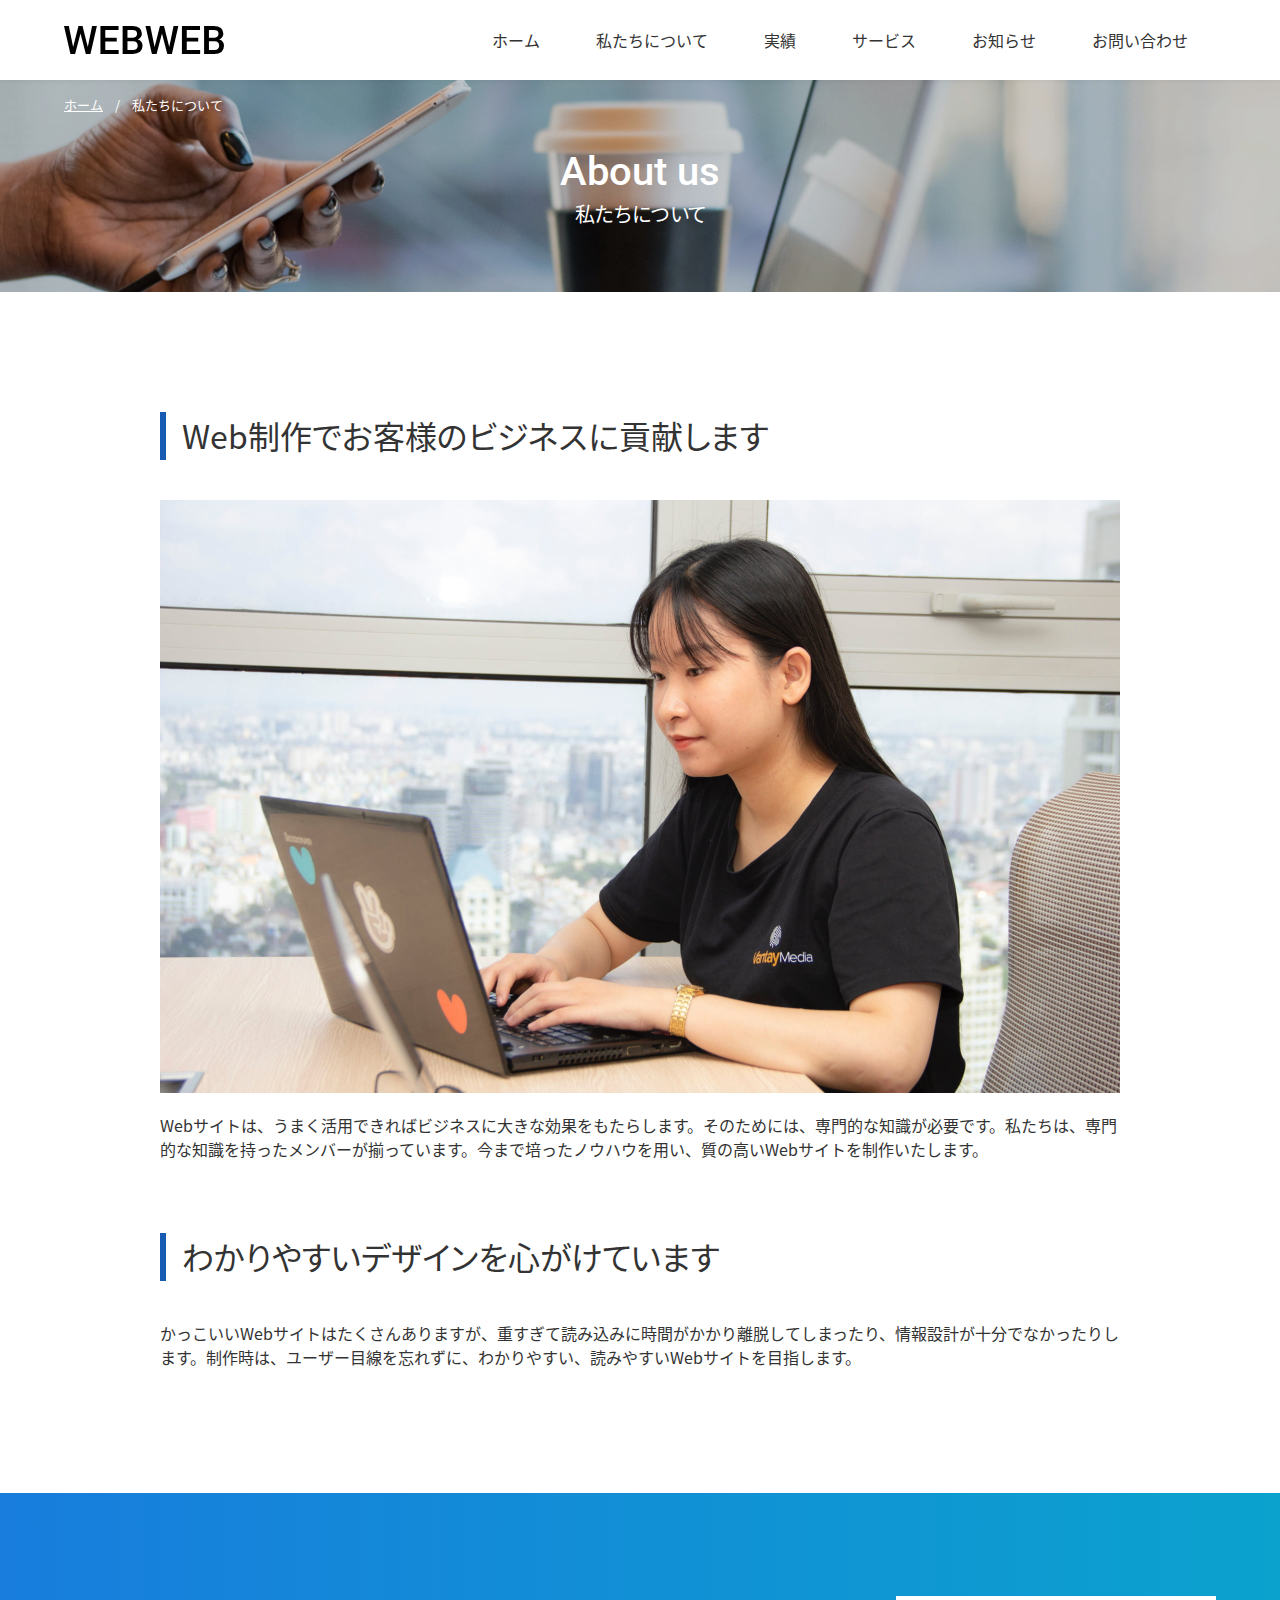
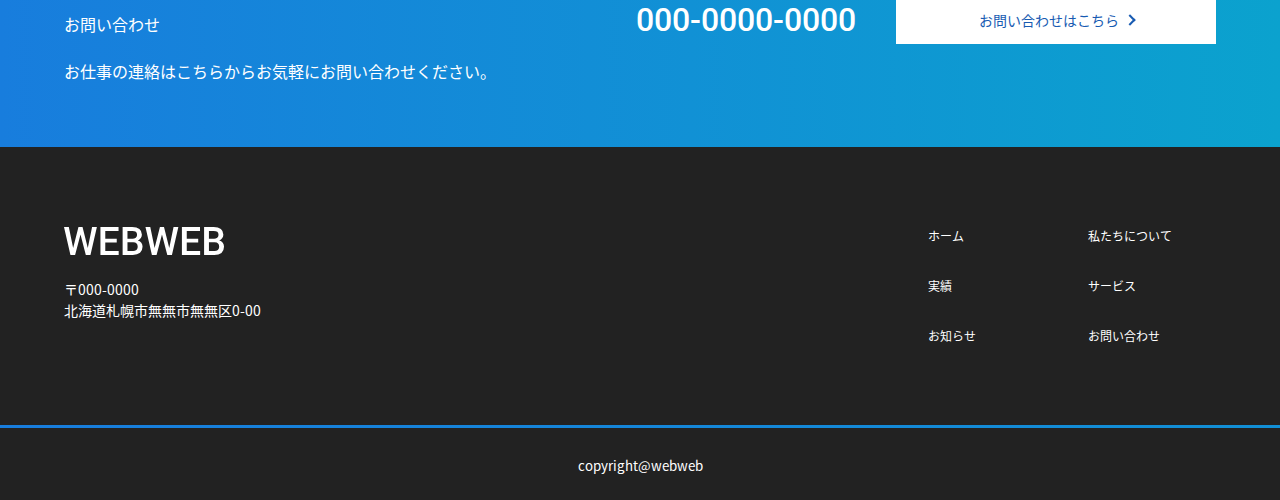
<file: about/index.html>
<!DOCTYPE html>
<html lang="ja">
  <head>
    <meta charset="UTF-8">
    <meta http-equiv="X-UA-Compatible" content="IE=edge">
    <meta property="og:title" content="私たちについて | WEBWEB">
    <meta property="og:type" content="company">
    <meta property="og:url" content="/about/">
    <meta property="og:image" content="/ogp.png">
    <meta property="og:site_name" content="WEBWEB">
    <meta property="og:description" content="">
    <meta property="og:locale" content="ja_JP">
    <meta name="description" content="">
    <meta name="viewport" content="width=device-width, initial-scale=1">
    <title>私たちについて | WEBWEB</title>
    <link rel="canonical" href="/about/">
    <link rel="apple-touch-icon" href="/apple-touch-icon.png">
    <link rel="shortcut icon" href="/favicon.ico"><link href="https://fonts.googleapis.com/css2?family=Roboto:wght@300;400;500;700&display=swap" rel="stylesheet">
    <link rel="stylesheet" href="/assets/common/css/noto.css">
    <link rel="stylesheet" href="/assets/common/css/yakuhan.css">
    <link rel="stylesheet" href="/assets/css/app.css">
    <script src="/assets/js/first.bundle.js"></script>
    <script src="/assets/common/js/vendor.js" defer></script>
    <script src="/assets/js/main.bundle.js" defer></script>
  </head>
  <body class="preload" id="top">
    <!--全体のコンテナー
    -->
    <div class="l-root-container ">
      <header class="l-header p-header" id="js-header">
        <div class="l-container">
          <div class="p-header__inner">
            <div class="p-header__logo"><a class="p-header__logo-link" href="/"></a></div>
            <nav class="p-header__nav" id="js-main-menu-area">
              <ul class="p-header-menu">
                <li class="p-header-menu__item"><a class="p-header-menu__link" href="/"><span class="p-header-menu__text">ホーム</span></a></li>
                <li class="p-header-menu__item"><a class="p-header-menu__link" href="/about/"><span class="p-header-menu__text">私たちについて</span></a></li>
                <li class="p-header-menu__item"><a class="p-header-menu__link" href="/works/"><span class="p-header-menu__text">実績</span></a></li>
                <li class="p-header-menu__item"><a class="p-header-menu__link" href="/services/"><span class="p-header-menu__text">サービス</span></a></li>
                <li class="p-header-menu__item"><a class="p-header-menu__link" href="/news/"><span class="p-header-menu__text">お知らせ</span></a></li>
                <li class="p-header-menu__item"><a class="p-header-menu__link" href="/contact/"><span class="p-header-menu__text">お問い合わせ</span></a></li>
              </ul>
            </nav>
            <button class="p-hamburger" id="js-main-menu-trigger" aria-expanded="false" aria-controls="js-main-menu-area"><span class="p-hamburger__line"><span class="u-visuallyHidden">メニューを開閉する</span></span><span class="p-hamburger__title"><span class="p-hamburger__title-menu1">メニュー</span><span class="p-hamburger__title-menu2">閉じる</span></span></button>
          </div>
        </div>
      </header>
      <!-- 画面固有のコンテンツを格納するコンテナー-->
      <div class="l-main">
        <div class="p-breadcrumbs -onVisual">
          <ul class="p-breadcrumbs__inner">
            <li class="p-breadcrumbs__item"><a href="/">ホーム</a></li>
            <li class="p-breadcrumbs__item">私たちについて</li>
          </ul>
        </div>
        <section class="l-spacer -medium -pageTop -aboutUs">
          <div class="l-container -small">
            <h1 class="p-page-heading">About us<span class="p-page-heading__sub">私たちについて</span></h1>
          </div>
        </section>
        <div class="l-spacer -large">
          <div class="l-container -small">
            <section class="l-spacer -h2">
              <h2 class="c-heading -lv_2">Web制作でお客様のビジネスに貢献します</h2>
              <p class="c-image"><img src="/assets/img/about/img_about_01@2x.jpg" alt="窓際でノートパソコンを操作している人の画像"></p>
              <p class="c-paragraph">Webサイトは、うまく活用できればビジネスに大きな効果をもたらします。そのためには、専門的な知識が必要です。私たちは、専門的な知識を持ったメンバーが揃っています。今まで培ったノウハウを用い、質の高いWebサイトを制作いたします。</p>
            </section>
            <section class="l-spacer -h2">
              <h2 class="c-heading -lv_2">わかりやすいデザインを心がけています</h2>
              <p class="c-paragraph">かっこいいWebサイトはたくさんありますが、重すぎて読み込みに時間がかかり離脱してしまったり、情報設計が十分でなかったりします。制作時は、ユーザー目線を忘れずに、わかりやすい、読みやすいWebサイトを目指します。</p>
            </section>
          </div>
        </div>
        <section class="l-spacer -medium -gradient">
          <div class="l-container">
            <div class="c-grid -justify p-contact">
              <div class="c-grid__item -sp12Of12">
                <h2 class="p-home-section__heading -spCenter"><span class="p-home-section__head js-text-animation">Contact</span><span class="p-home-section__heading-sub">お問い合わせ</span></h2>
                <p class="p-home-section__paragraph -spCenter">お仕事の連絡はこちらからお気軽に<br class="u-show-XS">お問い合わせください。</p>
              </div>
              <div class="c-grid__item -middle -row -sp12Of12">
                <div class="p-contact__info">
                  <div class="p-contact__tel"><a class="p-tel" href="tel:000-0000-0000">000-0000-0000</a></div>
                  <div class="p-contact__button"><a class="c-button -white" href="/contact/"><span>お問い合わせはこちら</span></a></div>
                </div>
              </div>
            </div>
          </div>
        </section>
      </div>
      <div class="p-page-top" id="js-page-top"><a href="#top"><span>Page Top</span></a></div>
      <footer class="l-footer p-footer">
        <div class="l-spacer -footerBody">
          <div class="l-container">
            <div class="p-footer__body">
              <div class="p-footer__company">
                <div class="p-footer__logo"><a class="p-footer__logo-link"></a></div>
                <ul class="p-footer__address">
                  <li class="p-footer__address-item">〒000-0000</li>
                  <li class="p-footer__address-item">北海道札幌市無無市無無区0-00</li>
                </ul>
              </div>
              <div class="p-footer__info">
                <ul class="c-grid -gutter p-footer__info-list">
                  <li class="c-grid__item -sp12Of12 -tab6Of12 p-footer__info-item"><a href="/">ホーム</a></li>
                  <li class="c-grid__item -sp12Of12 -tab6Of12 p-footer__info-item"><a href="/about/">私たちについて</a></li>
                  <li class="c-grid__item -sp12Of12 -tab6Of12 p-footer__info-item"><a href="/works/">実績</a></li>
                  <li class="c-grid__item -sp12Of12 -tab6Of12 p-footer__info-item"><a href="/services/">サービス</a></li>
                  <li class="c-grid__item -sp12Of12 -tab6Of12 p-footer__info-item"><a href="/news/">お知らせ</a></li>
                  <li class="c-grid__item -sp12Of12 -tab6Of12 p-footer__info-item"><a href="/contact/">お問い合わせ</a></li>
                </ul>
              </div>
            </div>
          </div>
        </div>
        <div class="l-spacer">
          <div class="p-footer__bottom">
            <div class="l-container">
              <div class="p-footer__copy"><small>copyright@webweb</small></div>
            </div>
          </div>
        </div>
      </footer>
    </div>
  </body>
</html>
</file>
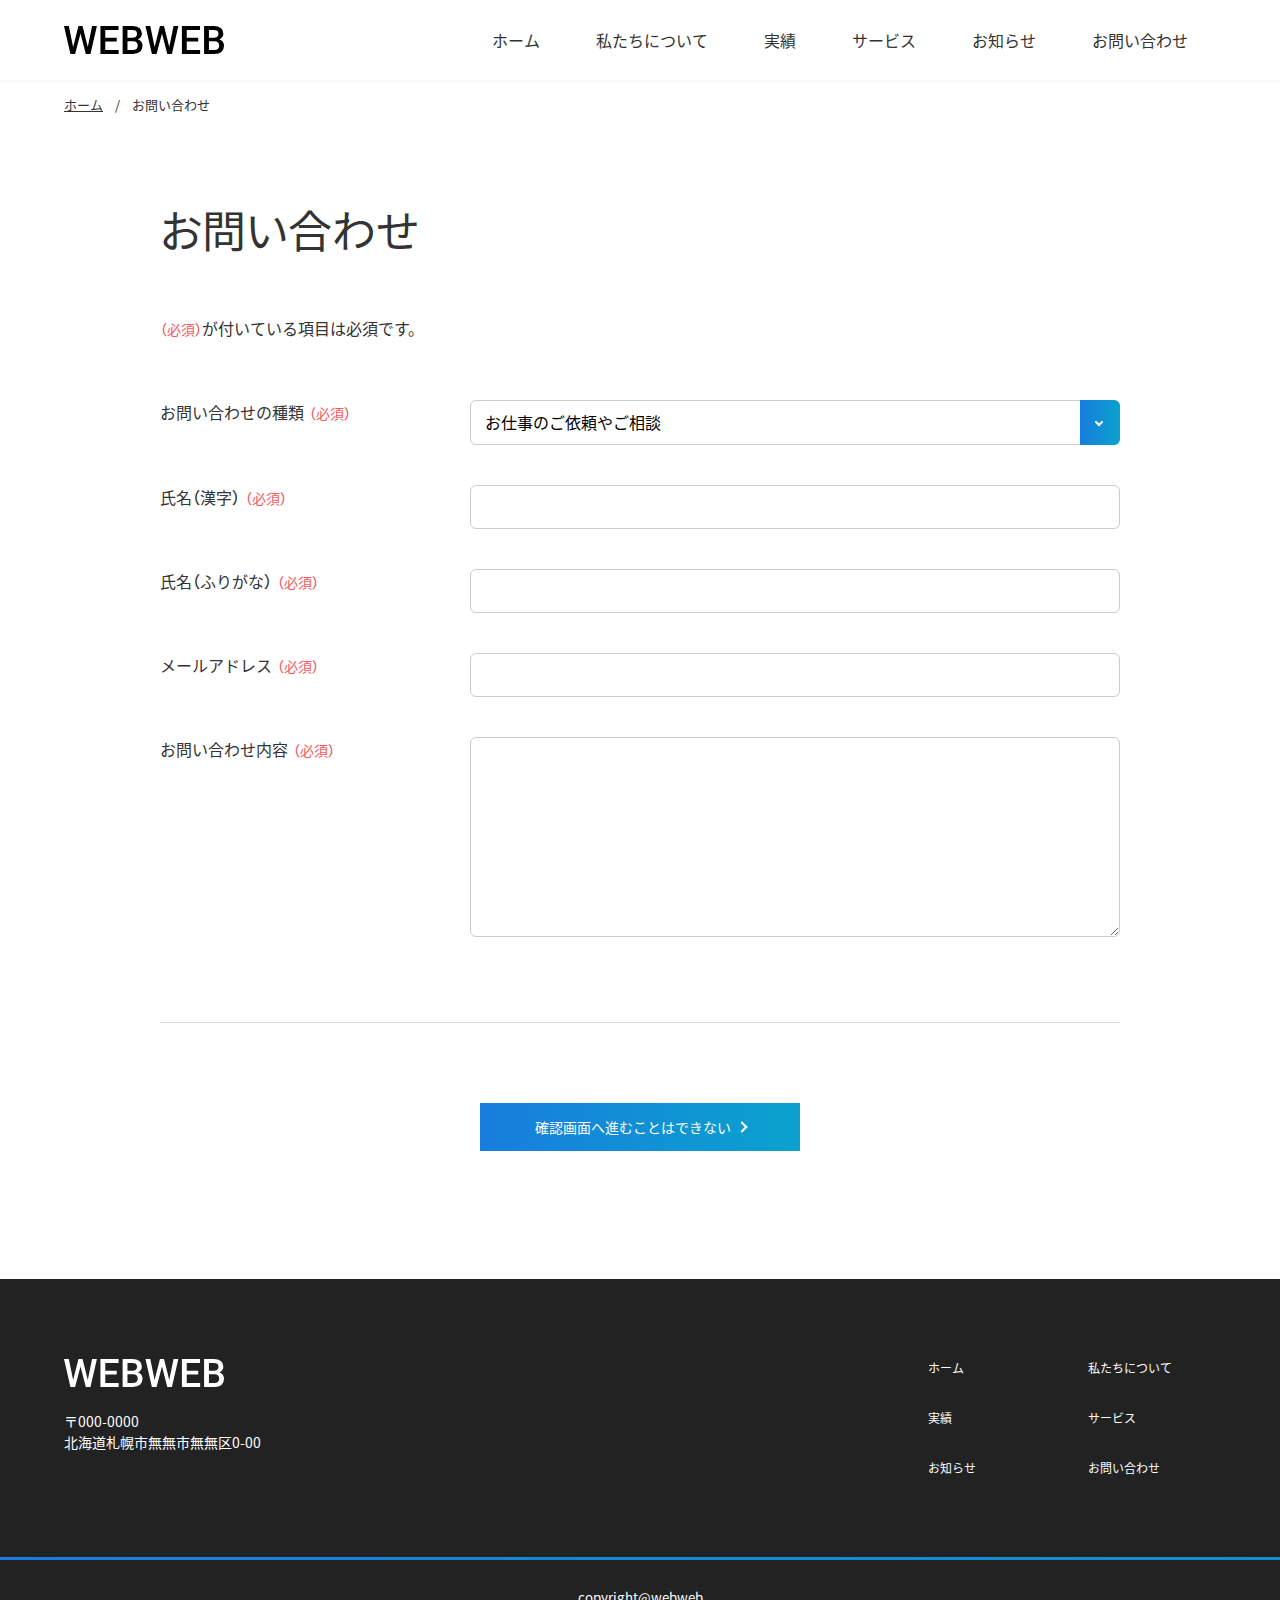
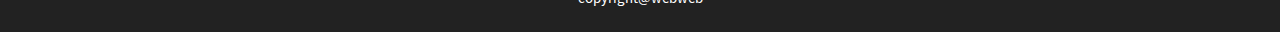
<file: contact/index.html>
<!DOCTYPE html>
<html lang="ja">
  <head>
    <meta charset="UTF-8">
    <meta http-equiv="X-UA-Compatible" content="IE=edge">
    <meta property="og:title" content="お問い合わせ | WEBWEB">
    <meta property="og:type" content="company">
    <meta property="og:url" content="/contact/">
    <meta property="og:image" content="/ogp.png">
    <meta property="og:site_name" content="WEBWEB">
    <meta property="og:description" content="">
    <meta property="og:locale" content="ja_JP">
    <meta name="description" content="">
    <meta name="viewport" content="width=device-width, initial-scale=1">
    <title>お問い合わせ | WEBWEB</title>
    <link rel="canonical" href="/contact/">
    <link rel="apple-touch-icon" href="/apple-touch-icon.png">
    <link rel="shortcut icon" href="/favicon.ico"><link href="https://fonts.googleapis.com/css2?family=Roboto:wght@300;400;500;700&display=swap" rel="stylesheet">
    <link rel="stylesheet" href="/assets/common/css/noto.css">
    <link rel="stylesheet" href="/assets/common/css/yakuhan.css">
    <link rel="stylesheet" href="/assets/css/app.css">
    <script src="/assets/js/first.bundle.js"></script>
    <script src="/assets/common/js/vendor.js" defer></script>
    <script src="/assets/js/main.bundle.js" defer></script>
  </head>
  <body class="preload" id="top">
    <!--全体のコンテナー
    -->
    <div class="l-root-container ">
      <header class="l-header p-header" id="js-header">
        <div class="l-container">
          <div class="p-header__inner">
            <div class="p-header__logo"><a class="p-header__logo-link" href="/"></a></div>
            <nav class="p-header__nav" id="js-main-menu-area">
              <ul class="p-header-menu">
                <li class="p-header-menu__item"><a class="p-header-menu__link" href="/"><span class="p-header-menu__text">ホーム</span></a></li>
                <li class="p-header-menu__item"><a class="p-header-menu__link" href="/about/"><span class="p-header-menu__text">私たちについて</span></a></li>
                <li class="p-header-menu__item"><a class="p-header-menu__link" href="/works/"><span class="p-header-menu__text">実績</span></a></li>
                <li class="p-header-menu__item"><a class="p-header-menu__link" href="/services/"><span class="p-header-menu__text">サービス</span></a></li>
                <li class="p-header-menu__item"><a class="p-header-menu__link" href="/news/"><span class="p-header-menu__text">お知らせ</span></a></li>
                <li class="p-header-menu__item"><a class="p-header-menu__link" href="/contact/"><span class="p-header-menu__text">お問い合わせ</span></a></li>
              </ul>
            </nav>
            <button class="p-hamburger" id="js-main-menu-trigger" aria-expanded="false" aria-controls="js-main-menu-area"><span class="p-hamburger__line"><span class="u-visuallyHidden">メニューを開閉する</span></span><span class="p-hamburger__title"><span class="p-hamburger__title-menu1">メニュー</span><span class="p-hamburger__title-menu2">閉じる</span></span></button>
          </div>
        </div>
      </header>
      <!-- 画面固有のコンテンツを格納するコンテナー-->
      <div class="l-main">
        <div class="p-breadcrumbs ">
          <ul class="p-breadcrumbs__inner">
            <li class="p-breadcrumbs__item"><a href="/">ホーム</a></li>
            <li class="p-breadcrumbs__item">お問い合わせ</li>
          </ul>
        </div>
        <div class="l-spacer -large">
          <div class="l-container -small">
            <h1 class="c-heading -lv_1">お問い合わせ</h1>
            <p class="c-paragraph"><span class="f-required">（必須）</span>が付いている項目は必須です。</p>
            <div class="l-spacer -h3">
              <form action="" method="" name="">
                <div class="f-input-block f-content-block__item">
                  <div class="f-input-block__head">
                    <label class="f-input-block__heading">お問い合わせの種類<span class="f-required">（必須）</span></label>
                  </div>
                  <div class="f-input-block__body">
                    <div class="f-select">
                      <select name="">
                        <option class="f-option" value="お仕事のご依頼やご相談">お仕事のご依頼やご相談</option>
                        <option class="f-option" value="協業やパートナーに関するお問い合わせ">協業やパートナーに関するお問い合わせ</option>
                        <option class="f-option" value="その他のお問い合わせ">その他のお問い合わせ</option>
                      </select>
                    </div>
                  </div>
                </div>
                <div class="f-input-block f-content-block__item">
                  <div class="f-input-block__head">
                    <label class="f-input-block__heading" for="name">氏名（漢字）<span class="f-required">（必須）</span></label>
                  </div>
                  <div class="f-input-block__body">
                    <input class="f-input-text" type="text" name="name" id="name" value="">
                  </div>
                </div>
                <div class="f-input-block f-content-block__item">
                  <div class="f-input-block__head">
                    <label class="f-input-block__heading" for="name-hurigana">氏名（ふりがな）<span class="f-required">（必須）</span></label>
                  </div>
                  <div class="f-input-block__body">
                    <input class="f-input-text" type="text" name="name-hurigana" id="name-hurigana" value="">
                  </div>
                </div>
                <div class="f-input-block f-content-block__item">
                  <div class="f-input-block__head">
                    <label class="f-input-block__heading" for="email">メールアドレス<span class="f-required">（必須）</span></label>
                  </div>
                  <div class="f-input-block__body">
                    <input class="f-input-text" type="email" name="email" id="email" value="">
                  </div>
                </div>
                <div class="f-input-block f-content-block__item">
                  <div class="f-input-block__head">
                    <label class="f-input-block__heading" for="matter">お問い合わせ内容<span class="f-required">（必須）</span></label>
                  </div>
                  <div class="f-input-block__body">
                    <textarea class="f-textarea" name="matter" id="matter"></textarea>
                  </div>
                </div>
                <div class="f-continue-block">
                  <div class="f-continue-block__button">
                    <button class="c-button -center -ie" type="submit"><span>確認画面へ進むことはできない</span></button>
                  </div>
                </div>
              </form>
            </div>
          </div>
        </div>
      </div>
      <div class="p-page-top" id="js-page-top"><a href="#top"><span>Page Top</span></a></div>
      <footer class="l-footer p-footer">
        <div class="l-spacer -footerBody">
          <div class="l-container">
            <div class="p-footer__body">
              <div class="p-footer__company">
                <div class="p-footer__logo"><a class="p-footer__logo-link"></a></div>
                <ul class="p-footer__address">
                  <li class="p-footer__address-item">〒000-0000</li>
                  <li class="p-footer__address-item">北海道札幌市無無市無無区0-00</li>
                </ul>
              </div>
              <div class="p-footer__info">
                <ul class="c-grid -gutter p-footer__info-list">
                  <li class="c-grid__item -sp12Of12 -tab6Of12 p-footer__info-item"><a href="/">ホーム</a></li>
                  <li class="c-grid__item -sp12Of12 -tab6Of12 p-footer__info-item"><a href="/about/">私たちについて</a></li>
                  <li class="c-grid__item -sp12Of12 -tab6Of12 p-footer__info-item"><a href="/works/">実績</a></li>
                  <li class="c-grid__item -sp12Of12 -tab6Of12 p-footer__info-item"><a href="/services/">サービス</a></li>
                  <li class="c-grid__item -sp12Of12 -tab6Of12 p-footer__info-item"><a href="/news/">お知らせ</a></li>
                  <li class="c-grid__item -sp12Of12 -tab6Of12 p-footer__info-item"><a href="/contact/">お問い合わせ</a></li>
                </ul>
              </div>
            </div>
          </div>
        </div>
        <div class="l-spacer">
          <div class="p-footer__bottom">
            <div class="l-container">
              <div class="p-footer__copy"><small>copyright@webweb</small></div>
            </div>
          </div>
        </div>
      </footer>
    </div>
  </body>
</html>
</file>
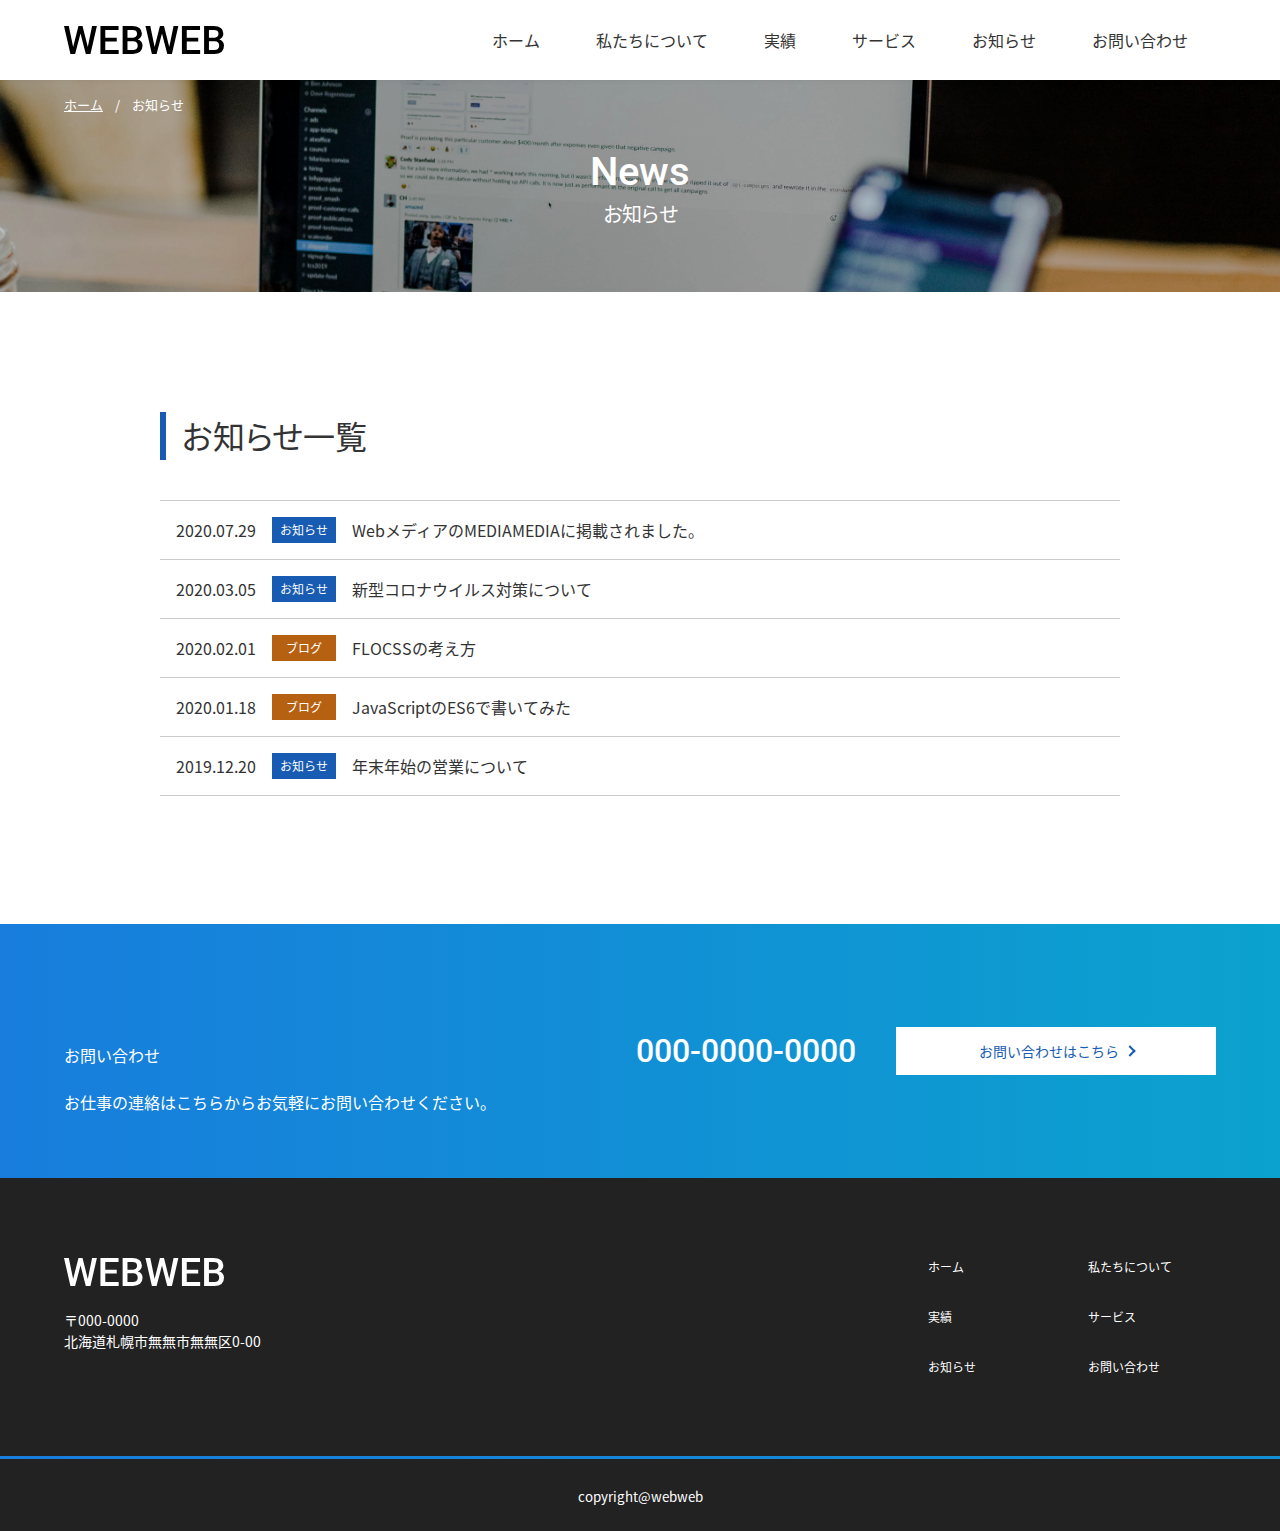
<file: news/index.html>
<!DOCTYPE html>
<html lang="ja">
  <head>
    <meta charset="UTF-8">
    <meta http-equiv="X-UA-Compatible" content="IE=edge">
    <meta property="og:title" content="お知らせ | WEBWEB">
    <meta property="og:type" content="company">
    <meta property="og:url" content="/news/">
    <meta property="og:image" content="/ogp.png">
    <meta property="og:site_name" content="WEBWEB">
    <meta property="og:description" content="">
    <meta property="og:locale" content="ja_JP">
    <meta name="description" content="">
    <meta name="viewport" content="width=device-width, initial-scale=1">
    <title>お知らせ | WEBWEB</title>
    <link rel="canonical" href="/news/">
    <link rel="apple-touch-icon" href="/apple-touch-icon.png">
    <link rel="shortcut icon" href="/favicon.ico"><link href="https://fonts.googleapis.com/css2?family=Roboto:wght@300;400;500;700&display=swap" rel="stylesheet">
    <link rel="stylesheet" href="/assets/common/css/noto.css">
    <link rel="stylesheet" href="/assets/common/css/yakuhan.css">
    <link rel="stylesheet" href="/assets/css/app.css">
    <script src="/assets/js/first.bundle.js"></script>
    <script src="/assets/common/js/vendor.js" defer></script>
    <script src="/assets/js/main.bundle.js" defer></script>
  </head>
  <body class="preload" id="top">
    <!--全体のコンテナー
    -->
    <div class="l-root-container ">
      <header class="l-header p-header" id="js-header">
        <div class="l-container">
          <div class="p-header__inner">
            <div class="p-header__logo"><a class="p-header__logo-link" href="/"></a></div>
            <nav class="p-header__nav" id="js-main-menu-area">
              <ul class="p-header-menu">
                <li class="p-header-menu__item"><a class="p-header-menu__link" href="/"><span class="p-header-menu__text">ホーム</span></a></li>
                <li class="p-header-menu__item"><a class="p-header-menu__link" href="/about/"><span class="p-header-menu__text">私たちについて</span></a></li>
                <li class="p-header-menu__item"><a class="p-header-menu__link" href="/works/"><span class="p-header-menu__text">実績</span></a></li>
                <li class="p-header-menu__item"><a class="p-header-menu__link" href="/services/"><span class="p-header-menu__text">サービス</span></a></li>
                <li class="p-header-menu__item"><a class="p-header-menu__link" href="/news/"><span class="p-header-menu__text">お知らせ</span></a></li>
                <li class="p-header-menu__item"><a class="p-header-menu__link" href="/contact/"><span class="p-header-menu__text">お問い合わせ</span></a></li>
              </ul>
            </nav>
            <button class="p-hamburger" id="js-main-menu-trigger" aria-expanded="false" aria-controls="js-main-menu-area"><span class="p-hamburger__line"><span class="u-visuallyHidden">メニューを開閉する</span></span><span class="p-hamburger__title"><span class="p-hamburger__title-menu1">メニュー</span><span class="p-hamburger__title-menu2">閉じる</span></span></button>
          </div>
        </div>
      </header>
      <!-- 画面固有のコンテンツを格納するコンテナー-->
      <div class="l-main">
        <div class="p-breadcrumbs -onVisual">
          <ul class="p-breadcrumbs__inner">
            <li class="p-breadcrumbs__item"><a href="/">ホーム</a></li>
            <li class="p-breadcrumbs__item">お知らせ</li>
          </ul>
        </div>
        <section class="l-spacer -medium -pageTop -news">
          <div class="l-container -small">
            <h1 class="p-page-heading">News<span class="p-page-heading__sub">お知らせ</span></h1>
          </div>
        </section>
        <div class="l-spacer -large">
          <div class="l-container -small">
            <section class="l-spacer -h2">
              <h2 class="c-heading -lv_2">お知らせ一覧</h2>
              <div class="p-news">
                <div class="p-news__list">
                  <article class="p-news__item"><a class="p-news__link" href="/news/detail/">
                      <div class="p-news__info">
                        <time class="p-news__date" datetime="2020-07-29">2020.07.29</time><span class="p-news__category -news">お知らせ</span>
                      </div>
                      <p class="p-news__text">WebメディアのMEDIAMEDIAに掲載されました。</p></a></article>
                  <article class="p-news__item"><a class="p-news__link" href="/news/detail/">
                      <div class="p-news__info">
                        <time class="p-news__date" datetime="2020-03-05">2020.03.05</time><span class="p-news__category -news">お知らせ</span>
                      </div>
                      <p class="p-news__text">新型コロナウイルス対策について</p></a></article>
                  <article class="p-news__item"><a class="p-news__link" href="/news/detail/">
                      <div class="p-news__info">
                        <time class="p-news__date" datetime="2020-02-01">2020.02.01</time><span class="p-news__category -blog">ブログ</span>
                      </div>
                      <p class="p-news__text">FLOCSSの考え方</p></a></article>
                  <article class="p-news__item"><a class="p-news__link" href="/news/detail/">
                      <div class="p-news__info">
                        <time class="p-news__date" datetime="2020-01-18">2020.01.18</time><span class="p-news__category -blog">ブログ</span>
                      </div>
                      <p class="p-news__text">JavaScriptのES6で書いてみた</p></a></article>
                  <article class="p-news__item"><a class="p-news__link" href="/news/detail/">
                      <div class="p-news__info">
                        <time class="p-news__date" datetime="2019-12-20">2019.12.20</time><span class="p-news__category -news">お知らせ</span>
                      </div>
                      <p class="p-news__text">年末年始の営業について</p></a></article>
                </div>
              </div>
            </section>
          </div>
        </div>
        <section class="l-spacer -medium -gradient">
          <div class="l-container">
            <div class="c-grid -justify p-contact">
              <div class="c-grid__item -sp12Of12">
                <h2 class="p-home-section__heading -spCenter"><span class="p-home-section__head js-text-animation">Contact</span><span class="p-home-section__heading-sub">お問い合わせ</span></h2>
                <p class="p-home-section__paragraph -spCenter">お仕事の連絡はこちらからお気軽に<br class="u-show-XS">お問い合わせください。</p>
              </div>
              <div class="c-grid__item -middle -row -sp12Of12">
                <div class="p-contact__info">
                  <div class="p-contact__tel"><a class="p-tel" href="tel:000-0000-0000">000-0000-0000</a></div>
                  <div class="p-contact__button"><a class="c-button -white" href="/contact/"><span>お問い合わせはこちら</span></a></div>
                </div>
              </div>
            </div>
          </div>
        </section>
      </div>
      <div class="p-page-top" id="js-page-top"><a href="#top"><span>Page Top</span></a></div>
      <footer class="l-footer p-footer">
        <div class="l-spacer -footerBody">
          <div class="l-container">
            <div class="p-footer__body">
              <div class="p-footer__company">
                <div class="p-footer__logo"><a class="p-footer__logo-link"></a></div>
                <ul class="p-footer__address">
                  <li class="p-footer__address-item">〒000-0000</li>
                  <li class="p-footer__address-item">北海道札幌市無無市無無区0-00</li>
                </ul>
              </div>
              <div class="p-footer__info">
                <ul class="c-grid -gutter p-footer__info-list">
                  <li class="c-grid__item -sp12Of12 -tab6Of12 p-footer__info-item"><a href="/">ホーム</a></li>
                  <li class="c-grid__item -sp12Of12 -tab6Of12 p-footer__info-item"><a href="/about/">私たちについて</a></li>
                  <li class="c-grid__item -sp12Of12 -tab6Of12 p-footer__info-item"><a href="/works/">実績</a></li>
                  <li class="c-grid__item -sp12Of12 -tab6Of12 p-footer__info-item"><a href="/services/">サービス</a></li>
                  <li class="c-grid__item -sp12Of12 -tab6Of12 p-footer__info-item"><a href="/news/">お知らせ</a></li>
                  <li class="c-grid__item -sp12Of12 -tab6Of12 p-footer__info-item"><a href="/contact/">お問い合わせ</a></li>
                </ul>
              </div>
            </div>
          </div>
        </div>
        <div class="l-spacer">
          <div class="p-footer__bottom">
            <div class="l-container">
              <div class="p-footer__copy"><small>copyright@webweb</small></div>
            </div>
          </div>
        </div>
      </footer>
    </div>
  </body>
</html>
</file>
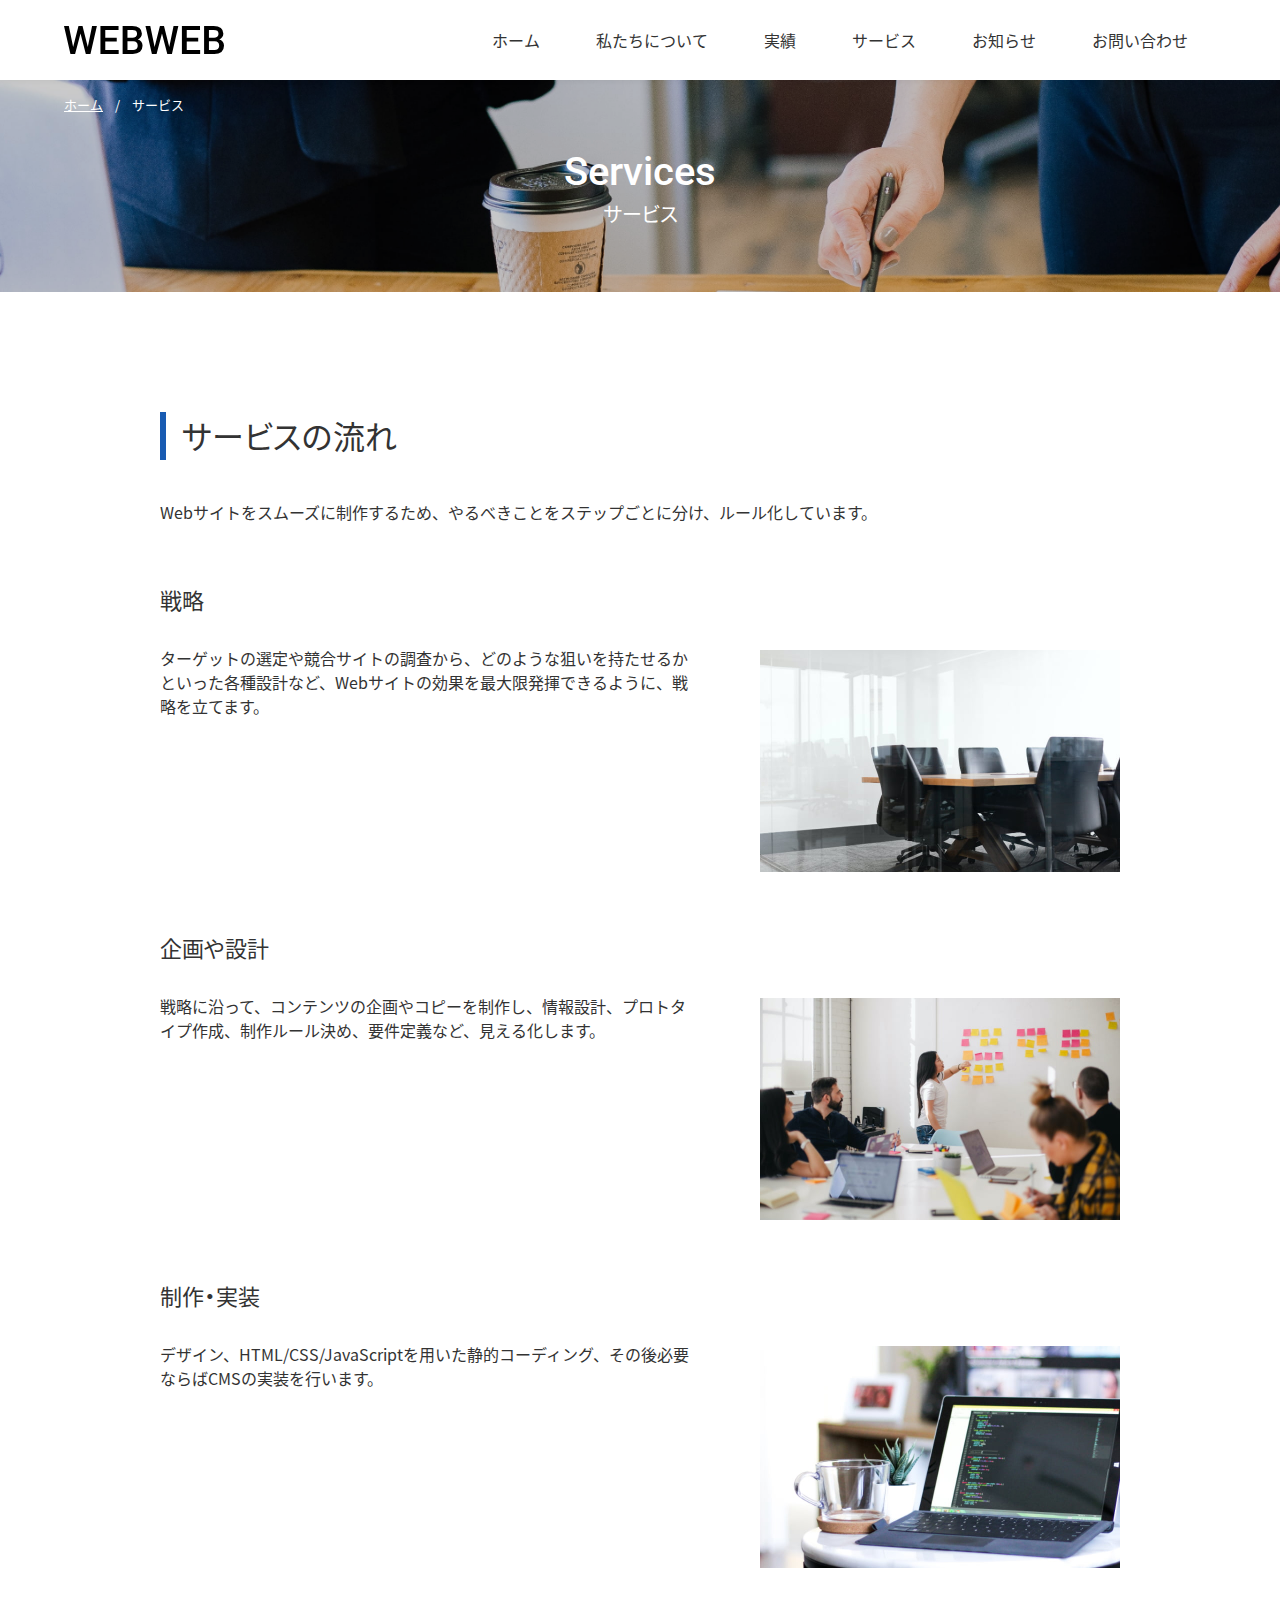
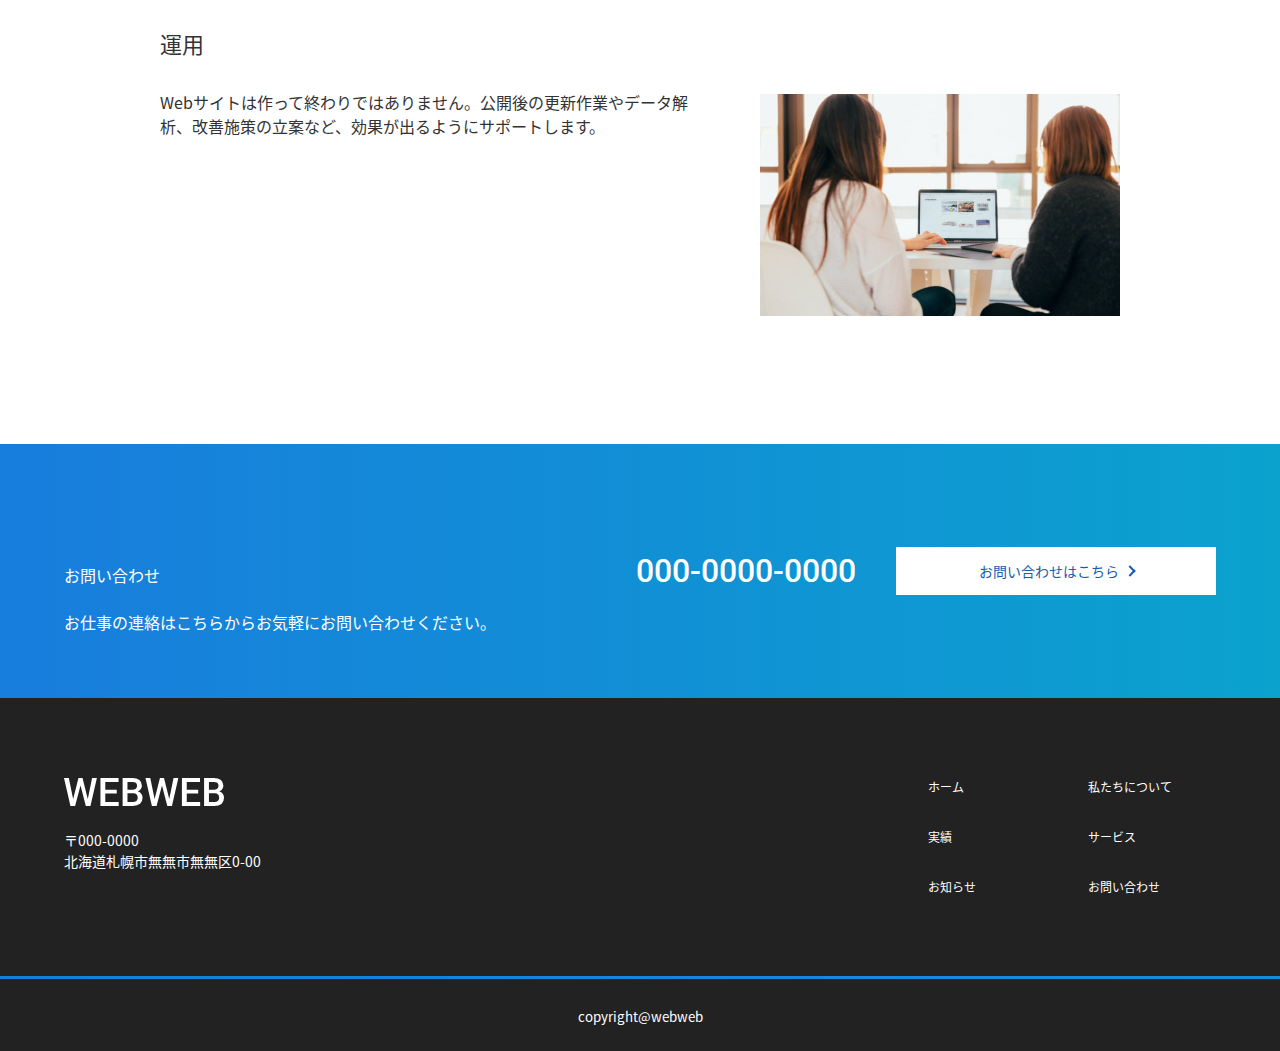
<file: services/index.html>
<!DOCTYPE html>
<html lang="ja">
  <head>
    <meta charset="UTF-8">
    <meta http-equiv="X-UA-Compatible" content="IE=edge">
    <meta property="og:title" content="サービス | WEBWEB">
    <meta property="og:type" content="company">
    <meta property="og:url" content="/services/">
    <meta property="og:image" content="/ogp.png">
    <meta property="og:site_name" content="WEBWEB">
    <meta property="og:description" content="">
    <meta property="og:locale" content="ja_JP">
    <meta name="description" content="">
    <meta name="viewport" content="width=device-width, initial-scale=1">
    <title>サービス | WEBWEB</title>
    <link rel="canonical" href="/services/">
    <link rel="apple-touch-icon" href="/apple-touch-icon.png">
    <link rel="shortcut icon" href="/favicon.ico"><link href="https://fonts.googleapis.com/css2?family=Roboto:wght@300;400;500;700&display=swap" rel="stylesheet">
    <link rel="stylesheet" href="/assets/common/css/noto.css">
    <link rel="stylesheet" href="/assets/common/css/yakuhan.css">
    <link rel="stylesheet" href="/assets/css/app.css">
    <script src="/assets/js/first.bundle.js"></script>
    <script src="/assets/common/js/vendor.js" defer></script>
    <script src="/assets/js/main.bundle.js" defer></script>
  </head>
  <body class="preload" id="top">
    <!--全体のコンテナー
    -->
    <div class="l-root-container ">
      <header class="l-header p-header" id="js-header">
        <div class="l-container">
          <div class="p-header__inner">
            <div class="p-header__logo"><a class="p-header__logo-link" href="/"></a></div>
            <nav class="p-header__nav" id="js-main-menu-area">
              <ul class="p-header-menu">
                <li class="p-header-menu__item"><a class="p-header-menu__link" href="/"><span class="p-header-menu__text">ホーム</span></a></li>
                <li class="p-header-menu__item"><a class="p-header-menu__link" href="/about/"><span class="p-header-menu__text">私たちについて</span></a></li>
                <li class="p-header-menu__item"><a class="p-header-menu__link" href="/works/"><span class="p-header-menu__text">実績</span></a></li>
                <li class="p-header-menu__item"><a class="p-header-menu__link" href="/services/"><span class="p-header-menu__text">サービス</span></a></li>
                <li class="p-header-menu__item"><a class="p-header-menu__link" href="/news/"><span class="p-header-menu__text">お知らせ</span></a></li>
                <li class="p-header-menu__item"><a class="p-header-menu__link" href="/contact/"><span class="p-header-menu__text">お問い合わせ</span></a></li>
              </ul>
            </nav>
            <button class="p-hamburger" id="js-main-menu-trigger" aria-expanded="false" aria-controls="js-main-menu-area"><span class="p-hamburger__line"><span class="u-visuallyHidden">メニューを開閉する</span></span><span class="p-hamburger__title"><span class="p-hamburger__title-menu1">メニュー</span><span class="p-hamburger__title-menu2">閉じる</span></span></button>
          </div>
        </div>
      </header>
      <!-- 画面固有のコンテンツを格納するコンテナー-->
      <div class="l-main">
        <div class="p-breadcrumbs -onVisual">
          <ul class="p-breadcrumbs__inner">
            <li class="p-breadcrumbs__item"><a href="/">ホーム</a></li>
            <li class="p-breadcrumbs__item">サービス</li>
          </ul>
        </div>
        <section class="l-spacer -medium -pageTop -services">
          <div class="l-container -small">
            <h1 class="p-page-heading">Services<span class="p-page-heading__sub">サービス</span></h1>
          </div>
        </section>
        <div class="l-spacer -large">
          <div class="l-container -small">
            <section class="l-spacer -h2">
              <h2 class="c-heading -lv_2">サービスの流れ</h2>
              <p class="c-paragraph">Webサイトをスムーズに制作するため、やるべきことをステップごとに分け、ルール化しています。</p>
              <section class="l-spacer -h3">
                <h3 class="c-heading -lv_3">戦略</h3>
                <div class="p-service-block">
                  <p class="p-service-block__img"><img src="/assets/img/services/img_services_01@2x.jpg" alt="テーブルを囲む8人分の椅子がある会議室の画像"></p>
                  <div class="p-service-block__text">
                    <p class="c-paragraph">ターゲットの選定や競合サイトの調査から、どのような狙いを持たせるかといった各種設計など、Webサイトの効果を最大限発揮できるように、戦略を立てます。</p>
                  </div>
                </div>
              </section>
              <section class="l-spacer -h3">
                <h3 class="c-heading -lv_3">企画や設計</h3>
                <div class="p-service-block">
                  <p class="p-service-block__img"><img src="/assets/img/services/img_services_02@2x.jpg" alt="ホワイトボードに付箋を貼りながら5人でアイデアを出し合う様子"></p>
                  <div class="p-service-block__text">
                    <p class="c-paragraph">戦略に沿って、コンテンツの企画やコピーを制作し、情報設計、プロトタイプ作成、制作ルール決め、要件定義など、見える化します。</p>
                  </div>
                </div>
              </section>
              <section class="l-spacer -h3">
                <h3 class="c-heading -lv_3">制作・実装</h3>
                <div class="p-service-block">
                  <p class="p-service-block__img"><img src="/assets/img/services/img_services_03@2x.jpg" alt="テーブルの上に置かれたパソコンの画面にコードが映っている画像"></p>
                  <div class="p-service-block__text">
                    <p class="c-paragraph">デザイン、HTML/CSS/JavaScriptを用いた静的コーディング、その後必要ならばCMSの実装を行います。</p>
                  </div>
                </div>
              </section>
              <section class="l-spacer -h3">
                <h3 class="c-heading -lv_3">運用</h3>
                <div class="p-service-block">
                  <p class="p-service-block__img"><img src="/assets/img/services/img_services_04@2x.jpg" alt="2人で1つのパソコンを使い、話し合う様子"></p>
                  <div class="p-service-block__text">
                    <p class="c-paragraph">Webサイトは作って終わりではありません。公開後の更新作業やデータ解析、改善施策の立案など、効果が出るようにサポートします。</p>
                  </div>
                </div>
              </section>
            </section>
          </div>
        </div>
        <section class="l-spacer -medium -gradient">
          <div class="l-container">
            <div class="c-grid -justify p-contact">
              <div class="c-grid__item -sp12Of12">
                <h2 class="p-home-section__heading -spCenter"><span class="p-home-section__head js-text-animation">Contact</span><span class="p-home-section__heading-sub">お問い合わせ</span></h2>
                <p class="p-home-section__paragraph -spCenter">お仕事の連絡はこちらからお気軽に<br class="u-show-XS">お問い合わせください。</p>
              </div>
              <div class="c-grid__item -middle -row -sp12Of12">
                <div class="p-contact__info">
                  <div class="p-contact__tel"><a class="p-tel" href="tel:000-0000-0000">000-0000-0000</a></div>
                  <div class="p-contact__button"><a class="c-button -white" href="/contact/"><span>お問い合わせはこちら</span></a></div>
                </div>
              </div>
            </div>
          </div>
        </section>
      </div>
      <div class="p-page-top" id="js-page-top"><a href="#top"><span>Page Top</span></a></div>
      <footer class="l-footer p-footer">
        <div class="l-spacer -footerBody">
          <div class="l-container">
            <div class="p-footer__body">
              <div class="p-footer__company">
                <div class="p-footer__logo"><a class="p-footer__logo-link"></a></div>
                <ul class="p-footer__address">
                  <li class="p-footer__address-item">〒000-0000</li>
                  <li class="p-footer__address-item">北海道札幌市無無市無無区0-00</li>
                </ul>
              </div>
              <div class="p-footer__info">
                <ul class="c-grid -gutter p-footer__info-list">
                  <li class="c-grid__item -sp12Of12 -tab6Of12 p-footer__info-item"><a href="/">ホーム</a></li>
                  <li class="c-grid__item -sp12Of12 -tab6Of12 p-footer__info-item"><a href="/about/">私たちについて</a></li>
                  <li class="c-grid__item -sp12Of12 -tab6Of12 p-footer__info-item"><a href="/works/">実績</a></li>
                  <li class="c-grid__item -sp12Of12 -tab6Of12 p-footer__info-item"><a href="/services/">サービス</a></li>
                  <li class="c-grid__item -sp12Of12 -tab6Of12 p-footer__info-item"><a href="/news/">お知らせ</a></li>
                  <li class="c-grid__item -sp12Of12 -tab6Of12 p-footer__info-item"><a href="/contact/">お問い合わせ</a></li>
                </ul>
              </div>
            </div>
          </div>
        </div>
        <div class="l-spacer">
          <div class="p-footer__bottom">
            <div class="l-container">
              <div class="p-footer__copy"><small>copyright@webweb</small></div>
            </div>
          </div>
        </div>
      </footer>
    </div>
  </body>
</html>
</file>
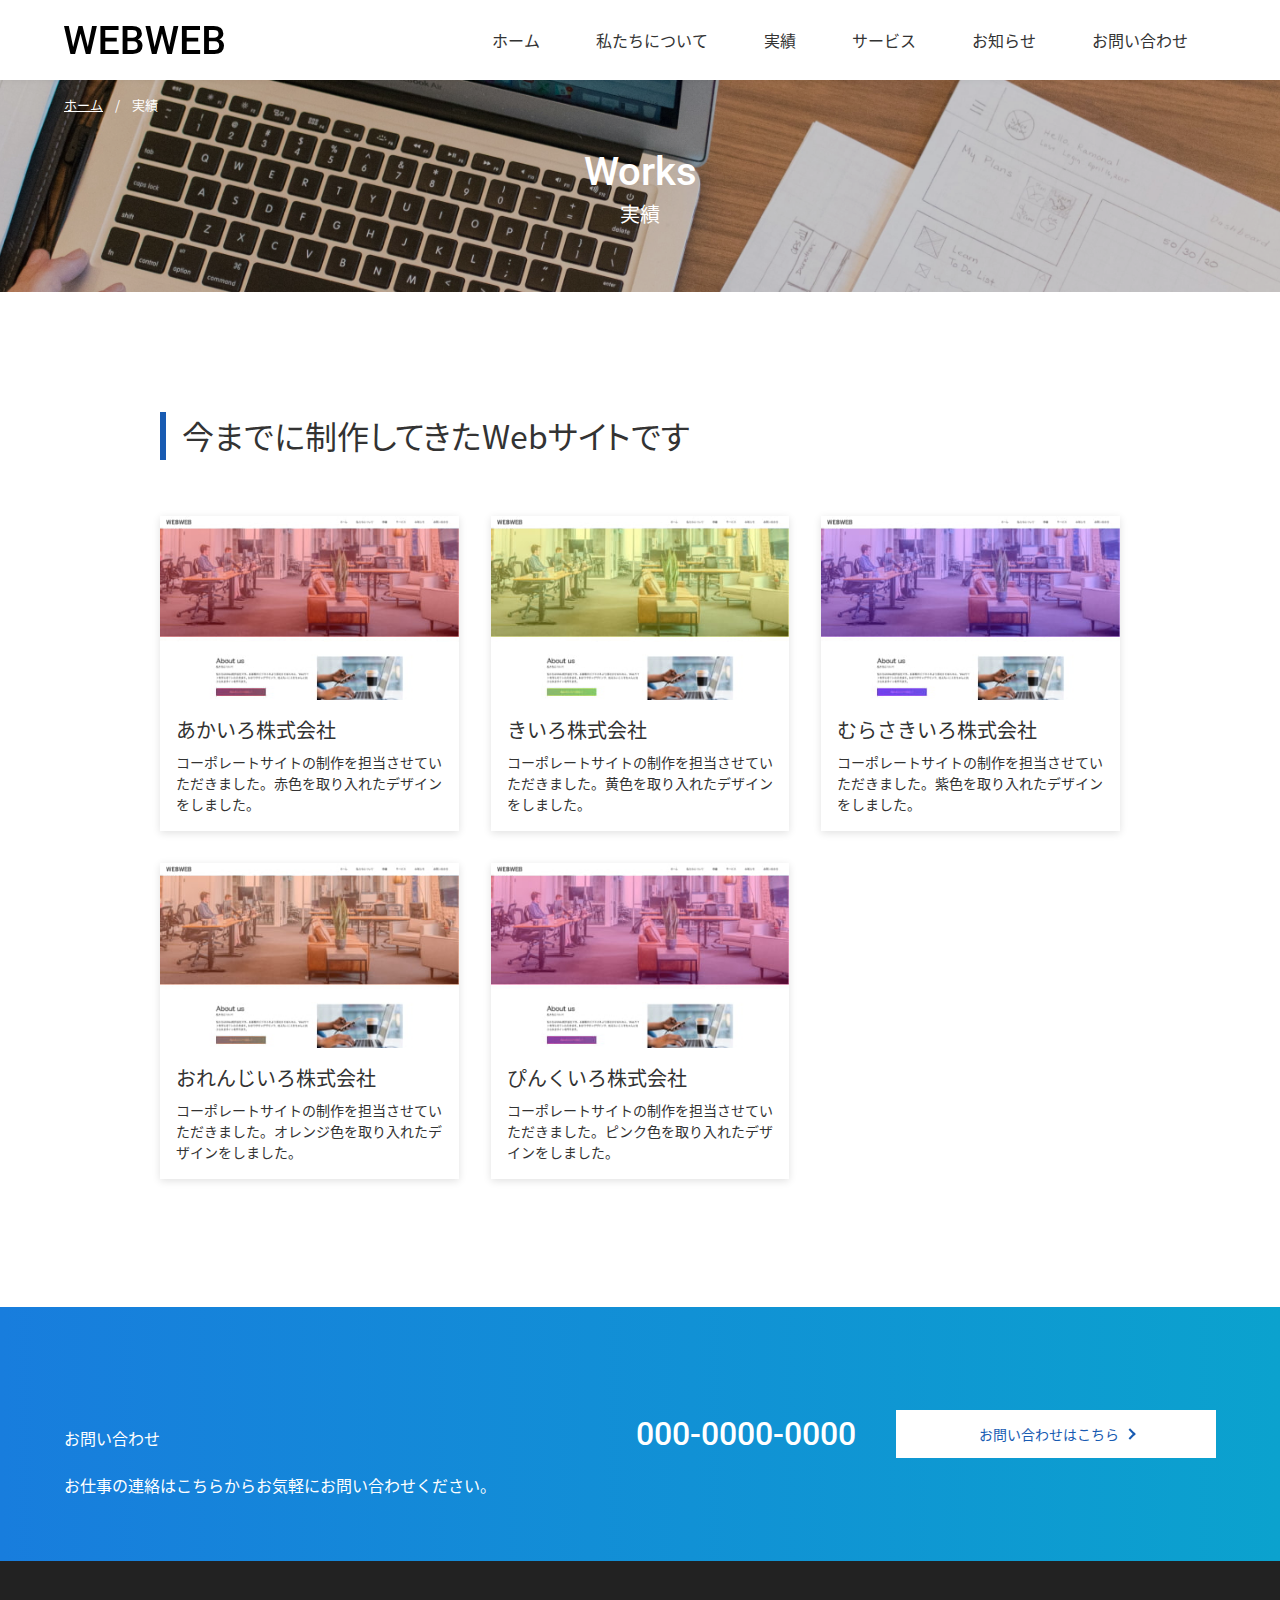
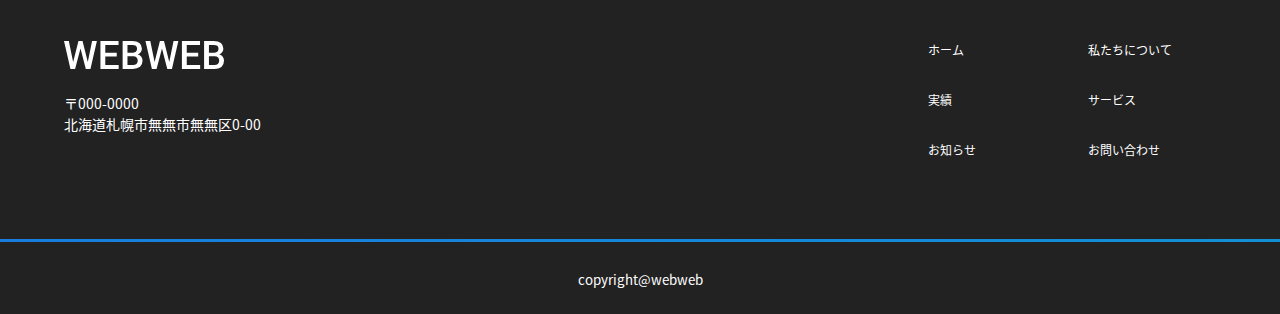
<file: works/index.html>
<!DOCTYPE html>
<html lang="ja">
  <head>
    <meta charset="UTF-8">
    <meta http-equiv="X-UA-Compatible" content="IE=edge">
    <meta property="og:title" content="実績 | WEBWEB">
    <meta property="og:type" content="company">
    <meta property="og:url" content="/works/">
    <meta property="og:image" content="/ogp.png">
    <meta property="og:site_name" content="WEBWEB">
    <meta property="og:description" content="">
    <meta property="og:locale" content="ja_JP">
    <meta name="description" content="">
    <meta name="viewport" content="width=device-width, initial-scale=1">
    <title>実績 | WEBWEB</title>
    <link rel="canonical" href="/works/">
    <link rel="apple-touch-icon" href="/apple-touch-icon.png">
    <link rel="shortcut icon" href="/favicon.ico"><link href="https://fonts.googleapis.com/css2?family=Roboto:wght@300;400;500;700&display=swap" rel="stylesheet">
    <link rel="stylesheet" href="/assets/common/css/noto.css">
    <link rel="stylesheet" href="/assets/common/css/yakuhan.css">
    <link rel="stylesheet" href="/assets/css/app.css">
    <script src="/assets/js/first.bundle.js"></script>
    <script src="/assets/common/js/vendor.js" defer></script>
    <script src="/assets/js/main.bundle.js" defer></script>
  </head>
  <body class="preload" id="top">
    <!--全体のコンテナー
    -->
    <div class="l-root-container ">
      <header class="l-header p-header" id="js-header">
        <div class="l-container">
          <div class="p-header__inner">
            <div class="p-header__logo"><a class="p-header__logo-link" href="/"></a></div>
            <nav class="p-header__nav" id="js-main-menu-area">
              <ul class="p-header-menu">
                <li class="p-header-menu__item"><a class="p-header-menu__link" href="/"><span class="p-header-menu__text">ホーム</span></a></li>
                <li class="p-header-menu__item"><a class="p-header-menu__link" href="/about/"><span class="p-header-menu__text">私たちについて</span></a></li>
                <li class="p-header-menu__item"><a class="p-header-menu__link" href="/works/"><span class="p-header-menu__text">実績</span></a></li>
                <li class="p-header-menu__item"><a class="p-header-menu__link" href="/services/"><span class="p-header-menu__text">サービス</span></a></li>
                <li class="p-header-menu__item"><a class="p-header-menu__link" href="/news/"><span class="p-header-menu__text">お知らせ</span></a></li>
                <li class="p-header-menu__item"><a class="p-header-menu__link" href="/contact/"><span class="p-header-menu__text">お問い合わせ</span></a></li>
              </ul>
            </nav>
            <button class="p-hamburger" id="js-main-menu-trigger" aria-expanded="false" aria-controls="js-main-menu-area"><span class="p-hamburger__line"><span class="u-visuallyHidden">メニューを開閉する</span></span><span class="p-hamburger__title"><span class="p-hamburger__title-menu1">メニュー</span><span class="p-hamburger__title-menu2">閉じる</span></span></button>
          </div>
        </div>
      </header>
      <!-- 画面固有のコンテンツを格納するコンテナー-->
      <div class="l-main">
        <div class="p-breadcrumbs -onVisual">
          <ul class="p-breadcrumbs__inner">
            <li class="p-breadcrumbs__item"><a href="/">ホーム</a></li>
            <li class="p-breadcrumbs__item">実績</li>
          </ul>
        </div>
        <section class="l-spacer -medium -pageTop -works">
          <div class="l-container -small">
            <h1 class="p-page-heading">Works<span class="p-page-heading__sub">実績</span></h1>
          </div>
        </section>
        <div class="l-spacer -large">
          <div class="l-container -small">
            <section class="l-spacer -h2">
              <h2 class="c-heading -lv_2">今までに制作してきたWebサイトです</h2>
              <div class="c-grid -gutter">
                <article class="c-grid__item -sp12Of12 -tab4Of12"><a class="c-card" href="/works/detail/akairo.html">
                    <div class="c-card__header">
                      <h3 class="c-card__title">あかいろ株式会社</h3>
                      <div class="c-card__thumbnail"><img src="/assets/img/akairo.jpg" srcset="/assets/img/akairo.jpg 1x,/assets/img/akairo@2x.jpg 2x" alt="あかいろ株式会社のWebサイトのファーストビュー"></div>
                    </div>
                    <div class="c-card__body">
                      <p class="c-card__text">コーポレートサイトの制作を担当させていただきました。赤色を取り入れたデザインをしました。</p>
                    </div></a></article>
                <article class="c-grid__item -sp12Of12 -tab4Of12"><a class="c-card" href="/works/detail/kiiro.html">
                    <div class="c-card__header">
                      <h3 class="c-card__title">きいろ株式会社</h3>
                      <div class="c-card__thumbnail"><img src="/assets/img/kiiro.jpg" srcset="/assets/img/kiiro.jpg 1x,/assets/img/kiiro@2x.jpg 2x" alt="きいろ株式会社のWebサイトのファーストビュー"></div>
                    </div>
                    <div class="c-card__body">
                      <p class="c-card__text">コーポレートサイトの制作を担当させていただきました。黄色を取り入れたデザインをしました。</p>
                    </div></a></article>
                <article class="c-grid__item -sp12Of12 -tab4Of12"><a class="c-card" href="/works/detail/murasakiiro.html">
                    <div class="c-card__header">
                      <h3 class="c-card__title">むらさきいろ株式会社</h3>
                      <div class="c-card__thumbnail"><img src="/assets/img/murasakiiro.jpg" srcset="/assets/img/murasakiiro.jpg 1x,/assets/img/murasakiiro@2x.jpg 2x" alt="むらさきいろ株式会社のWebサイトのファーストビュー"></div>
                    </div>
                    <div class="c-card__body">
                      <p class="c-card__text">コーポレートサイトの制作を担当させていただきました。紫色を取り入れたデザインをしました。</p>
                    </div></a></article>
                <article class="c-grid__item -sp12Of12 -tab4Of12"><a class="c-card" href="/works/detail/orenjiiro.html">
                    <div class="c-card__header">
                      <h3 class="c-card__title">おれんじいろ株式会社</h3>
                      <div class="c-card__thumbnail"><img src="/assets/img/orenjiiro.jpg" srcset="/assets/img/orenjiiro.jpg 1x,/assets/img/orenjiiro@2x.jpg 2x" alt="おれんじいろ株式会社のWebサイトのファーストビュー"></div>
                    </div>
                    <div class="c-card__body">
                      <p class="c-card__text">コーポレートサイトの制作を担当させていただきました。オレンジ色を取り入れたデザインをしました。</p>
                    </div></a></article>
                <article class="c-grid__item -sp12Of12 -tab4Of12"><a class="c-card" href="/works/detail/pinkuiro.html">
                    <div class="c-card__header">
                      <h3 class="c-card__title">ぴんくいろ株式会社</h3>
                      <div class="c-card__thumbnail"><img src="/assets/img/pinkuiro.jpg" srcset="/assets/img/pinkuiro.jpg 1x,/assets/img/pinkuiro@2x.jpg 2x" alt="ぴんくいろ株式会社のWebサイトのファーストビュー"></div>
                    </div>
                    <div class="c-card__body">
                      <p class="c-card__text">コーポレートサイトの制作を担当させていただきました。ピンク色を取り入れたデザインをしました。</p>
                    </div></a></article>
              </div>
            </section>
          </div>
        </div>
        <section class="l-spacer -medium -gradient">
          <div class="l-container">
            <div class="c-grid -justify p-contact">
              <div class="c-grid__item -sp12Of12">
                <h2 class="p-home-section__heading -spCenter"><span class="p-home-section__head js-text-animation">Contact</span><span class="p-home-section__heading-sub">お問い合わせ</span></h2>
                <p class="p-home-section__paragraph -spCenter">お仕事の連絡はこちらからお気軽に<br class="u-show-XS">お問い合わせください。</p>
              </div>
              <div class="c-grid__item -middle -row -sp12Of12">
                <div class="p-contact__info">
                  <div class="p-contact__tel"><a class="p-tel" href="tel:000-0000-0000">000-0000-0000</a></div>
                  <div class="p-contact__button"><a class="c-button -white" href="/contact/"><span>お問い合わせはこちら</span></a></div>
                </div>
              </div>
            </div>
          </div>
        </section>
      </div>
      <div class="p-page-top" id="js-page-top"><a href="#top"><span>Page Top</span></a></div>
      <footer class="l-footer p-footer">
        <div class="l-spacer -footerBody">
          <div class="l-container">
            <div class="p-footer__body">
              <div class="p-footer__company">
                <div class="p-footer__logo"><a class="p-footer__logo-link"></a></div>
                <ul class="p-footer__address">
                  <li class="p-footer__address-item">〒000-0000</li>
                  <li class="p-footer__address-item">北海道札幌市無無市無無区0-00</li>
                </ul>
              </div>
              <div class="p-footer__info">
                <ul class="c-grid -gutter p-footer__info-list">
                  <li class="c-grid__item -sp12Of12 -tab6Of12 p-footer__info-item"><a href="/">ホーム</a></li>
                  <li class="c-grid__item -sp12Of12 -tab6Of12 p-footer__info-item"><a href="/about/">私たちについて</a></li>
                  <li class="c-grid__item -sp12Of12 -tab6Of12 p-footer__info-item"><a href="/works/">実績</a></li>
                  <li class="c-grid__item -sp12Of12 -tab6Of12 p-footer__info-item"><a href="/services/">サービス</a></li>
                  <li class="c-grid__item -sp12Of12 -tab6Of12 p-footer__info-item"><a href="/news/">お知らせ</a></li>
                  <li class="c-grid__item -sp12Of12 -tab6Of12 p-footer__info-item"><a href="/contact/">お問い合わせ</a></li>
                </ul>
              </div>
            </div>
          </div>
        </div>
        <div class="l-spacer">
          <div class="p-footer__bottom">
            <div class="l-container">
              <div class="p-footer__copy"><small>copyright@webweb</small></div>
            </div>
          </div>
        </div>
      </footer>
    </div>
  </body>
</html>
</file>
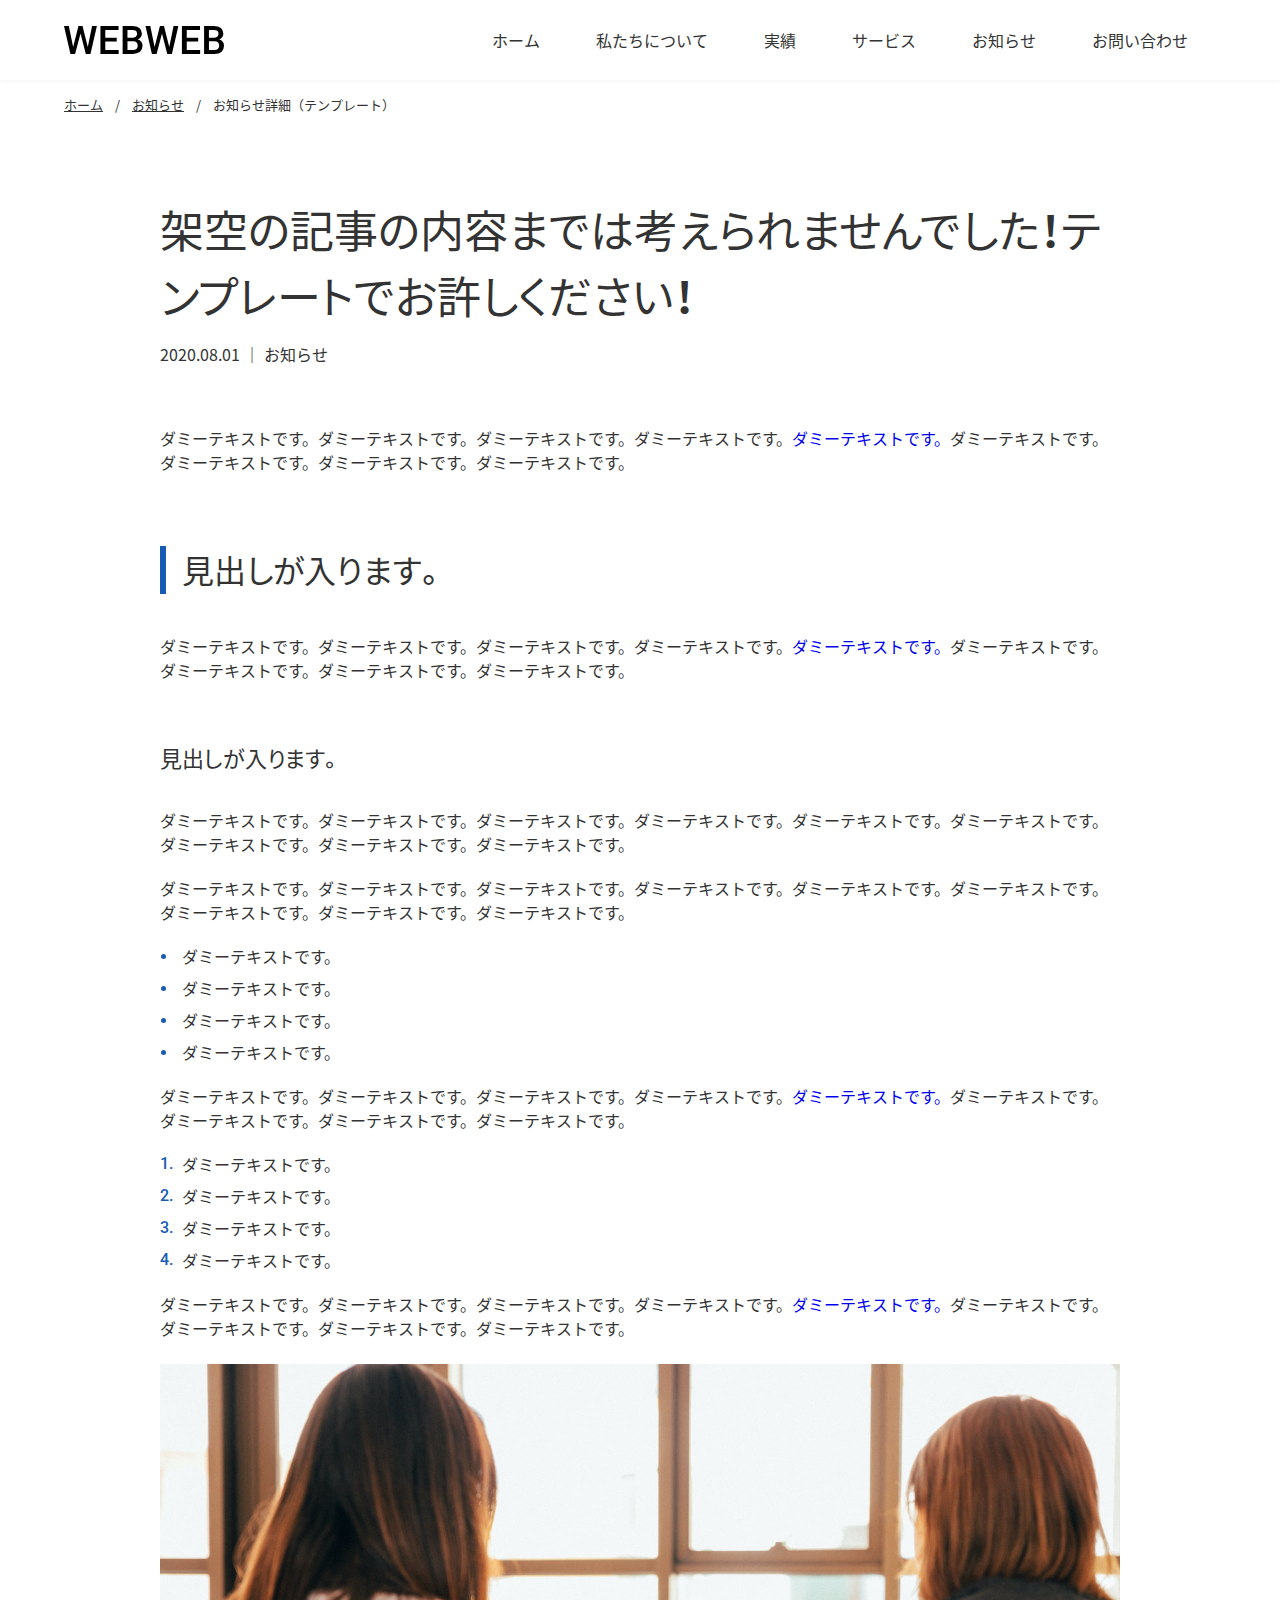
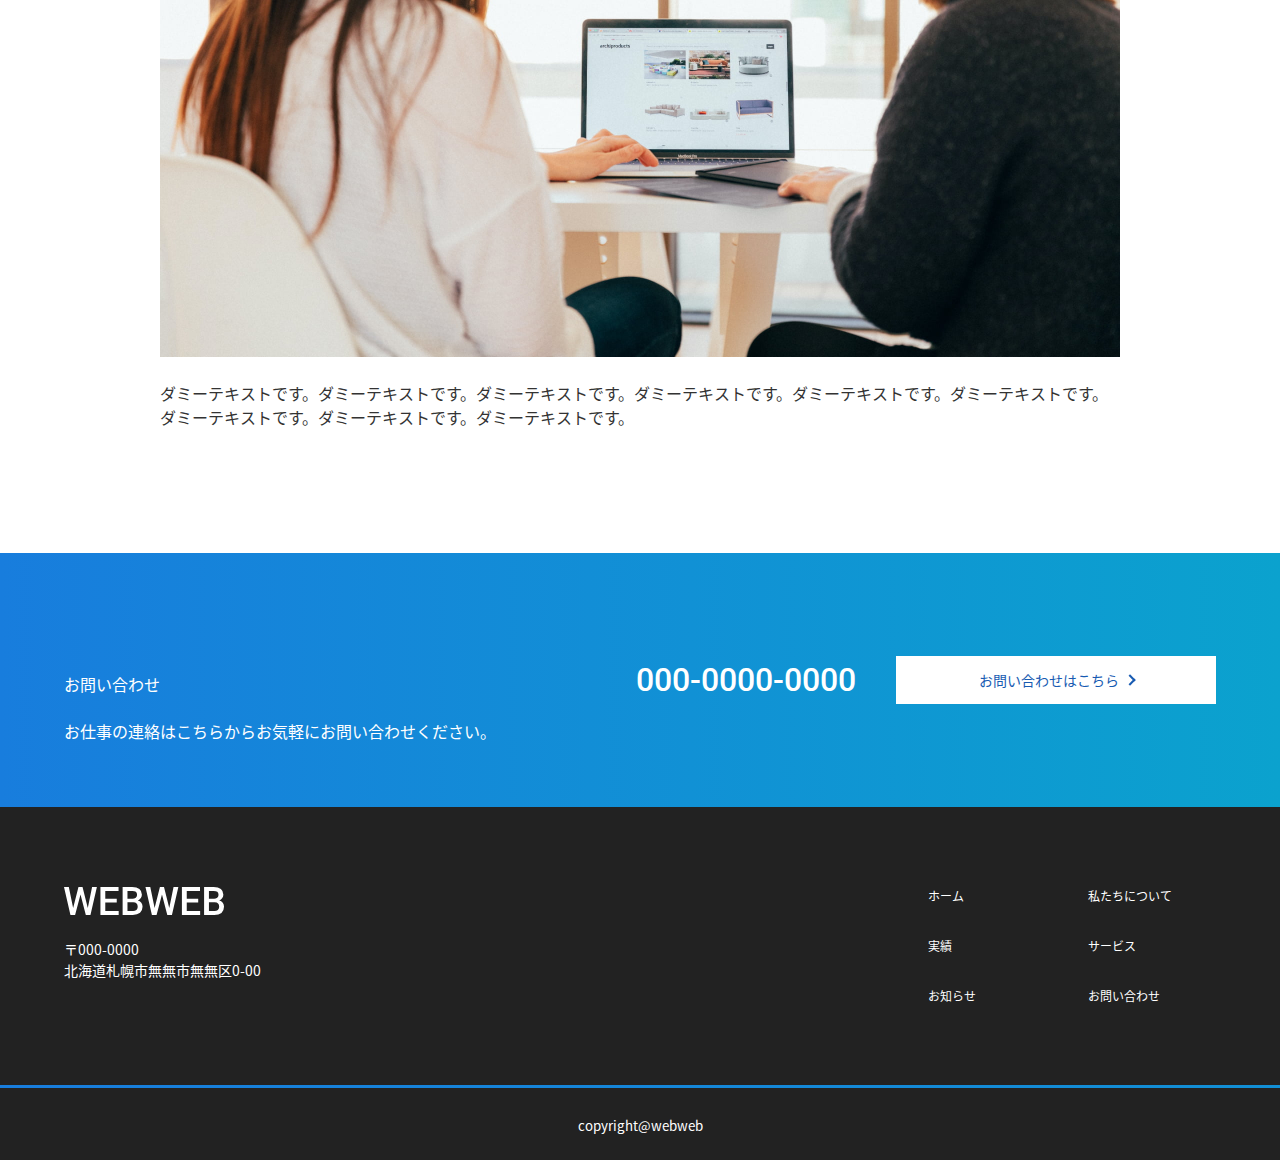
<file: news/detail/index.html>
<!DOCTYPE html>
<html lang="ja">
  <head>
    <meta charset="UTF-8">
    <meta http-equiv="X-UA-Compatible" content="IE=edge">
    <meta property="og:title" content="お知らせ詳細（テンプレート） | WEBWEB">
    <meta property="og:type" content="company">
    <meta property="og:url" content="/news/detail/">
    <meta property="og:image" content="/ogp.png">
    <meta property="og:site_name" content="WEBWEB">
    <meta property="og:description" content="">
    <meta property="og:locale" content="ja_JP">
    <meta name="description" content="">
    <meta name="viewport" content="width=device-width, initial-scale=1">
    <title>お知らせ詳細（テンプレート） | WEBWEB</title>
    <link rel="canonical" href="/news/detail/">
    <link rel="apple-touch-icon" href="/apple-touch-icon.png">
    <link rel="shortcut icon" href="/favicon.ico"><link href="https://fonts.googleapis.com/css2?family=Roboto:wght@300;400;500;700&display=swap" rel="stylesheet">
    <link rel="stylesheet" href="/assets/common/css/noto.css">
    <link rel="stylesheet" href="/assets/common/css/yakuhan.css">
    <link rel="stylesheet" href="/assets/css/app.css">
    <script src="/assets/js/first.bundle.js"></script>
    <script src="/assets/common/js/vendor.js" defer></script>
    <script src="/assets/js/main.bundle.js" defer></script>
  </head>
  <body class="preload" id="top">
    <!--全体のコンテナー
    -->
    <div class="l-root-container ">
      <header class="l-header p-header" id="js-header">
        <div class="l-container">
          <div class="p-header__inner">
            <div class="p-header__logo"><a class="p-header__logo-link" href="/"></a></div>
            <nav class="p-header__nav" id="js-main-menu-area">
              <ul class="p-header-menu">
                <li class="p-header-menu__item"><a class="p-header-menu__link" href="/"><span class="p-header-menu__text">ホーム</span></a></li>
                <li class="p-header-menu__item"><a class="p-header-menu__link" href="/about/"><span class="p-header-menu__text">私たちについて</span></a></li>
                <li class="p-header-menu__item"><a class="p-header-menu__link" href="/works/"><span class="p-header-menu__text">実績</span></a></li>
                <li class="p-header-menu__item"><a class="p-header-menu__link" href="/services/"><span class="p-header-menu__text">サービス</span></a></li>
                <li class="p-header-menu__item"><a class="p-header-menu__link" href="/news/"><span class="p-header-menu__text">お知らせ</span></a></li>
                <li class="p-header-menu__item"><a class="p-header-menu__link" href="/contact/"><span class="p-header-menu__text">お問い合わせ</span></a></li>
              </ul>
            </nav>
            <button class="p-hamburger" id="js-main-menu-trigger" aria-expanded="false" aria-controls="js-main-menu-area"><span class="p-hamburger__line"><span class="u-visuallyHidden">メニューを開閉する</span></span><span class="p-hamburger__title"><span class="p-hamburger__title-menu1">メニュー</span><span class="p-hamburger__title-menu2">閉じる</span></span></button>
          </div>
        </div>
      </header>
      <!-- 画面固有のコンテンツを格納するコンテナー-->
      <div class="l-main">
        <div class="p-breadcrumbs ">
          <ul class="p-breadcrumbs__inner">
            <li class="p-breadcrumbs__item"><a href="/">ホーム</a></li>
            <li class="p-breadcrumbs__item"><a href="/news/">お知らせ</a></li>
            <li class="p-breadcrumbs__item">お知らせ詳細（テンプレート）</li>
          </ul>
        </div>
        <section class="l-spacer -large">
          <div class="l-container -small">
            <div class="p-detail-head">
              <h1 class="p-detail-head__heading">架空の記事の内容までは考えられませんでした！テンプレートでお許しください！</h1>
              <ul class="p-detail-head__list">
                <li class="p-detail-head__item">
                  <time datetime="2020-08-01">2020.08.01</time>
                </li>
                <li class="p-detail-head__item">お知らせ</li>
              </ul>
            </div>
            <div class="p-edit-area">
              <p>
                 ダミーテキストです。ダミーテキストです。ダミーテキストです。ダミーテキストです。<a href="#">ダミーテキストです。</a>ダミーテキストです。ダミーテキストです。ダミーテキストです。ダミーテキストです。</p>
              <h2>見出しが入ります。</h2>
              <p>
                 ダミーテキストです。ダミーテキストです。ダミーテキストです。ダミーテキストです。<a href="#">ダミーテキストです。</a>ダミーテキストです。ダミーテキストです。ダミーテキストです。ダミーテキストです。</p>
              <h3>見出しが入ります。</h3>
              <p>ダミーテキストです。ダミーテキストです。ダミーテキストです。ダミーテキストです。ダミーテキストです。ダミーテキストです。ダミーテキストです。ダミーテキストです。ダミーテキストです。</p>
              <p>ダミーテキストです。ダミーテキストです。ダミーテキストです。ダミーテキストです。ダミーテキストです。ダミーテキストです。ダミーテキストです。ダミーテキストです。ダミーテキストです。</p>
              <ul>
                <li>ダミーテキストです。</li>
                <li>ダミーテキストです。</li>
                <li>ダミーテキストです。</li>
                <li>ダミーテキストです。</li>
              </ul>
              <p>
                 ダミーテキストです。ダミーテキストです。ダミーテキストです。ダミーテキストです。<a href="#">ダミーテキストです。</a>ダミーテキストです。ダミーテキストです。ダミーテキストです。ダミーテキストです。</p>
              <ol>
                <li>ダミーテキストです。</li>
                <li>ダミーテキストです。</li>
                <li>ダミーテキストです。</li>
                <li>ダミーテキストです。</li>
              </ol>
              <p>
                 ダミーテキストです。ダミーテキストです。ダミーテキストです。ダミーテキストです。<a href="#">ダミーテキストです。</a>ダミーテキストです。ダミーテキストです。ダミーテキストです。ダミーテキストです。</p>
              <p><img src="/assets/img/news/detail/img_01@2x.jpg" alt=""></p>
              <p>ダミーテキストです。ダミーテキストです。ダミーテキストです。ダミーテキストです。ダミーテキストです。ダミーテキストです。ダミーテキストです。ダミーテキストです。ダミーテキストです。</p>
            </div>
          </div>
        </section>
        <section class="l-spacer -medium -gradient">
          <div class="l-container">
            <div class="c-grid -justify p-contact">
              <div class="c-grid__item -sp12Of12">
                <h2 class="p-home-section__heading -spCenter"><span class="p-home-section__head js-text-animation">Contact</span><span class="p-home-section__heading-sub">お問い合わせ</span></h2>
                <p class="p-home-section__paragraph -spCenter">お仕事の連絡はこちらからお気軽に<br class="u-show-XS">お問い合わせください。</p>
              </div>
              <div class="c-grid__item -middle -row -sp12Of12">
                <div class="p-contact__info">
                  <div class="p-contact__tel"><a class="p-tel" href="tel:000-0000-0000">000-0000-0000</a></div>
                  <div class="p-contact__button"><a class="c-button -white" href="/contact/"><span>お問い合わせはこちら</span></a></div>
                </div>
              </div>
            </div>
          </div>
        </section>
      </div>
      <div class="p-page-top" id="js-page-top"><a href="#top"><span>Page Top</span></a></div>
      <footer class="l-footer p-footer">
        <div class="l-spacer -footerBody">
          <div class="l-container">
            <div class="p-footer__body">
              <div class="p-footer__company">
                <div class="p-footer__logo"><a class="p-footer__logo-link"></a></div>
                <ul class="p-footer__address">
                  <li class="p-footer__address-item">〒000-0000</li>
                  <li class="p-footer__address-item">北海道札幌市無無市無無区0-00</li>
                </ul>
              </div>
              <div class="p-footer__info">
                <ul class="c-grid -gutter p-footer__info-list">
                  <li class="c-grid__item -sp12Of12 -tab6Of12 p-footer__info-item"><a href="/">ホーム</a></li>
                  <li class="c-grid__item -sp12Of12 -tab6Of12 p-footer__info-item"><a href="/about/">私たちについて</a></li>
                  <li class="c-grid__item -sp12Of12 -tab6Of12 p-footer__info-item"><a href="/works/">実績</a></li>
                  <li class="c-grid__item -sp12Of12 -tab6Of12 p-footer__info-item"><a href="/services/">サービス</a></li>
                  <li class="c-grid__item -sp12Of12 -tab6Of12 p-footer__info-item"><a href="/news/">お知らせ</a></li>
                  <li class="c-grid__item -sp12Of12 -tab6Of12 p-footer__info-item"><a href="/contact/">お問い合わせ</a></li>
                </ul>
              </div>
            </div>
          </div>
        </div>
        <div class="l-spacer">
          <div class="p-footer__bottom">
            <div class="l-container">
              <div class="p-footer__copy"><small>copyright@webweb</small></div>
            </div>
          </div>
        </div>
      </footer>
    </div>
  </body>
</html>
</file>
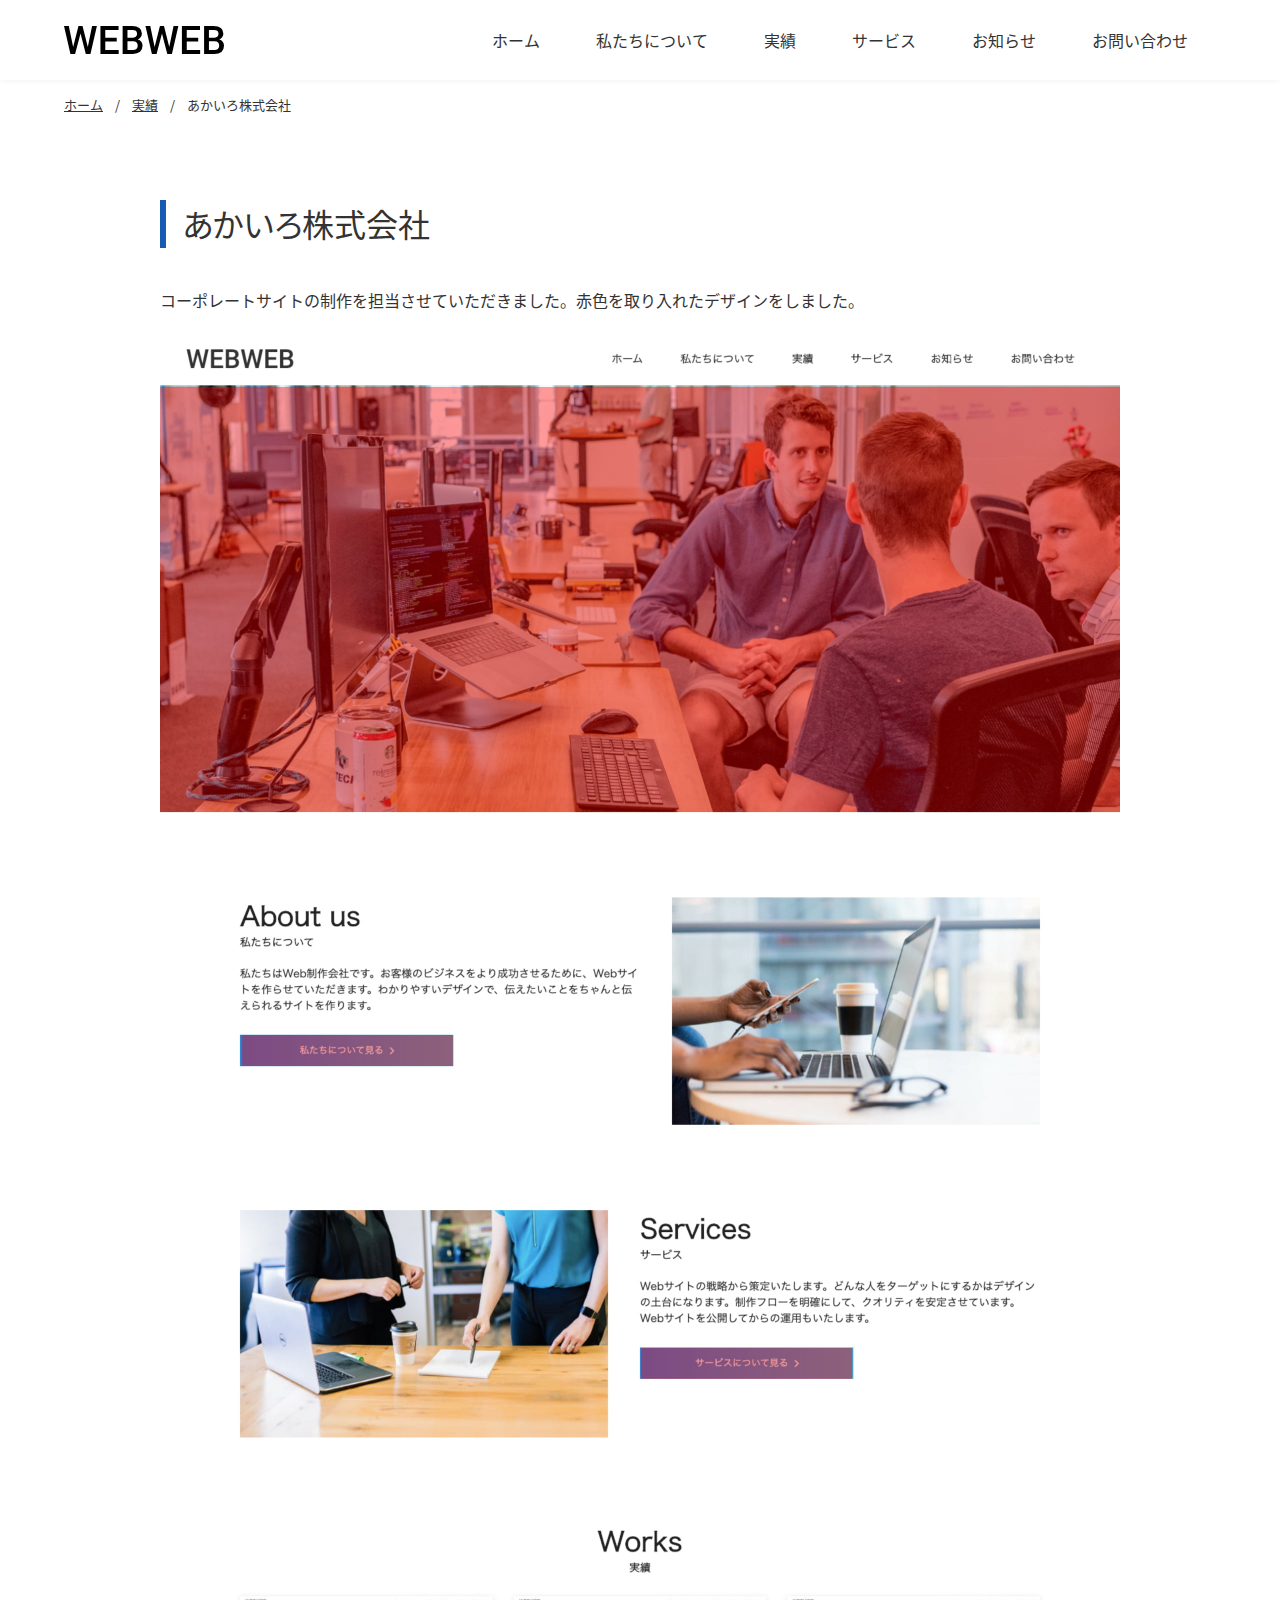
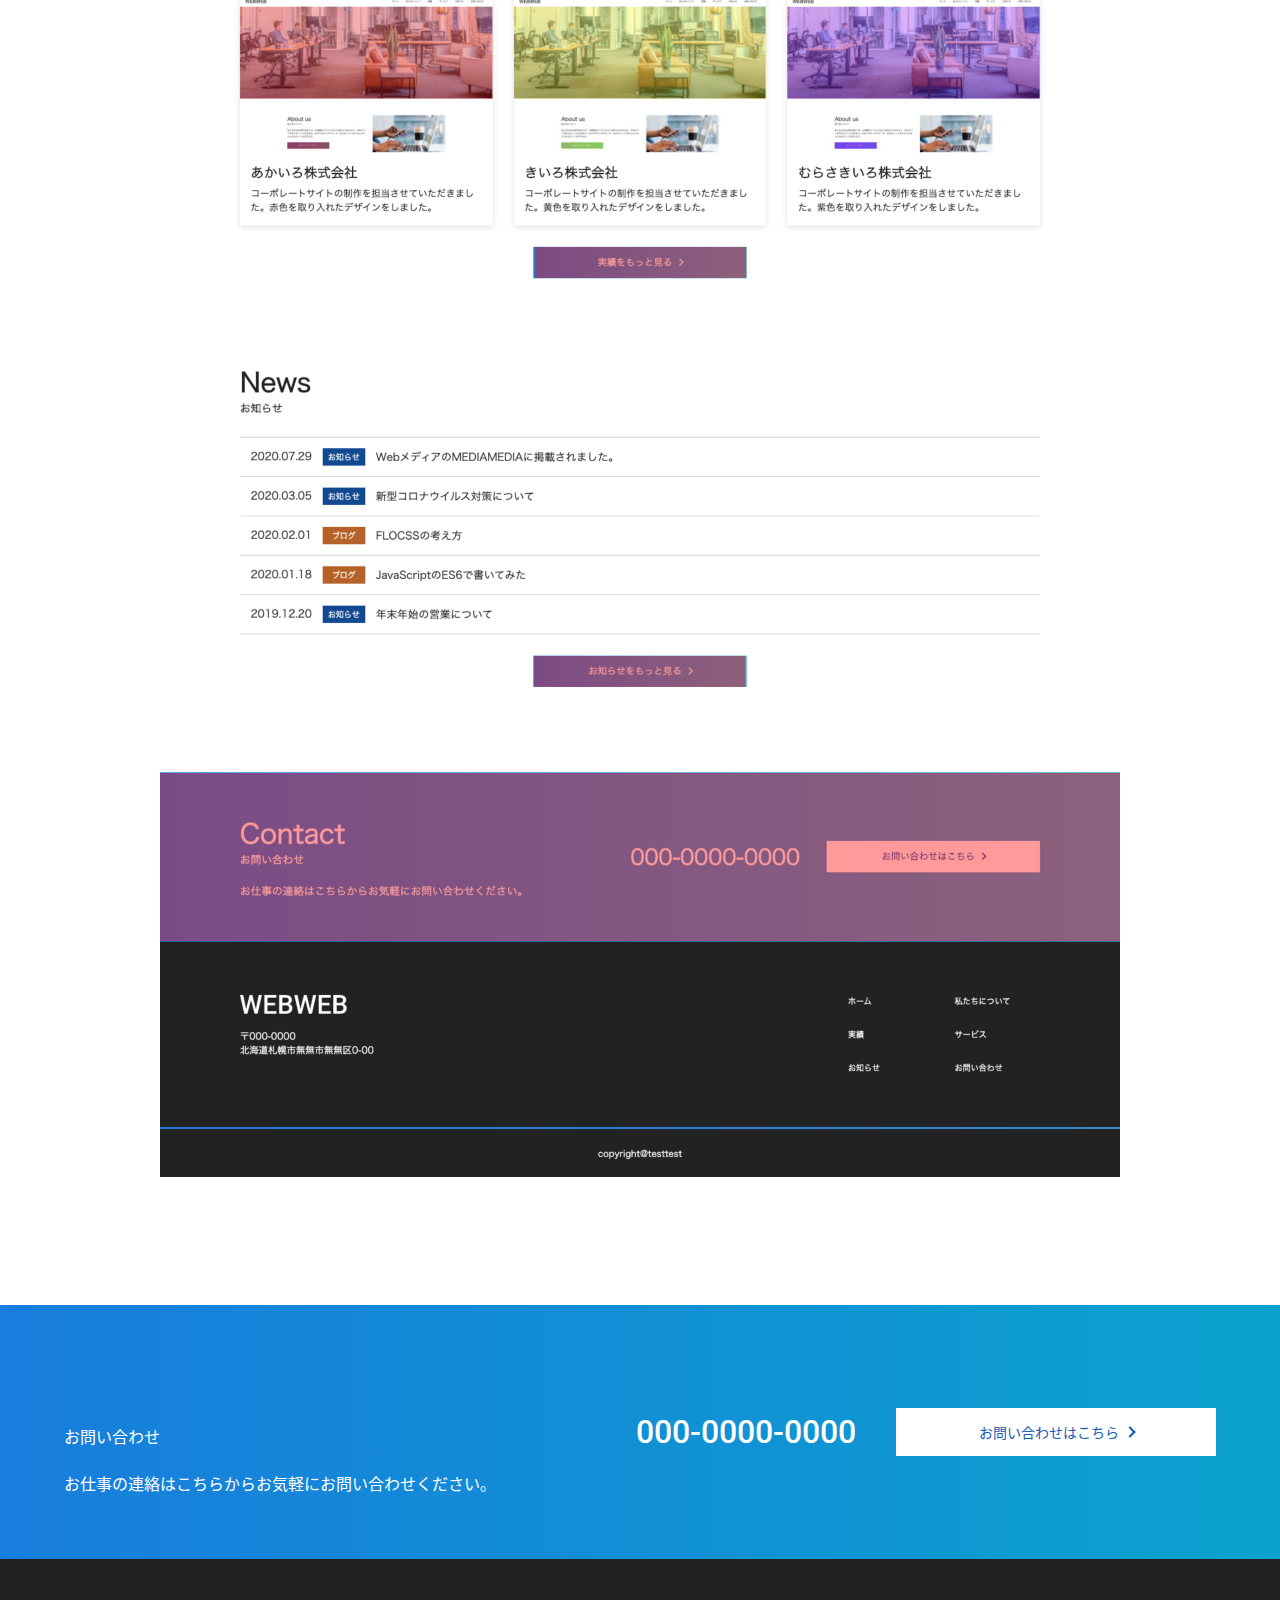
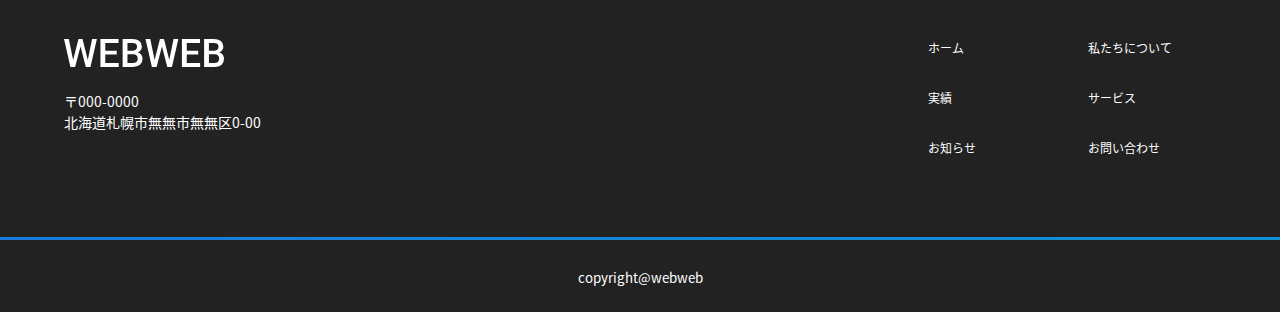
<file: works/detail/akairo.html>
<!DOCTYPE html>
<html lang="ja">
  <head>
    <meta charset="UTF-8">
    <meta http-equiv="X-UA-Compatible" content="IE=edge">
    <meta property="og:title" content="あかいろ株式会社 | WEBWEB">
    <meta property="og:type" content="company">
    <meta property="og:url" content="/works/detail/akairo.html">
    <meta property="og:image" content="/ogp.png">
    <meta property="og:site_name" content="WEBWEB">
    <meta property="og:description" content="">
    <meta property="og:locale" content="ja_JP">
    <meta name="description" content="">
    <meta name="viewport" content="width=device-width, initial-scale=1">
    <title>あかいろ株式会社 | WEBWEB</title>
    <link rel="canonical" href="/works/detail/akairo.html">
    <link rel="apple-touch-icon" href="/apple-touch-icon.png">
    <link rel="shortcut icon" href="/favicon.ico"><link href="https://fonts.googleapis.com/css2?family=Roboto:wght@300;400;500;700&display=swap" rel="stylesheet">
    <link rel="stylesheet" href="/assets/common/css/noto.css">
    <link rel="stylesheet" href="/assets/common/css/yakuhan.css">
    <link rel="stylesheet" href="/assets/css/app.css">
    <script src="/assets/js/first.bundle.js"></script>
    <script src="/assets/common/js/vendor.js" defer></script>
    <script src="/assets/js/main.bundle.js" defer></script>
  </head>
  <body class="preload" id="top">
    <!--全体のコンテナー
    -->
    <div class="l-root-container ">
      <header class="l-header p-header" id="js-header">
        <div class="l-container">
          <div class="p-header__inner">
            <div class="p-header__logo"><a class="p-header__logo-link" href="/"></a></div>
            <nav class="p-header__nav" id="js-main-menu-area">
              <ul class="p-header-menu">
                <li class="p-header-menu__item"><a class="p-header-menu__link" href="/"><span class="p-header-menu__text">ホーム</span></a></li>
                <li class="p-header-menu__item"><a class="p-header-menu__link" href="/about/"><span class="p-header-menu__text">私たちについて</span></a></li>
                <li class="p-header-menu__item"><a class="p-header-menu__link" href="/works/"><span class="p-header-menu__text">実績</span></a></li>
                <li class="p-header-menu__item"><a class="p-header-menu__link" href="/services/"><span class="p-header-menu__text">サービス</span></a></li>
                <li class="p-header-menu__item"><a class="p-header-menu__link" href="/news/"><span class="p-header-menu__text">お知らせ</span></a></li>
                <li class="p-header-menu__item"><a class="p-header-menu__link" href="/contact/"><span class="p-header-menu__text">お問い合わせ</span></a></li>
              </ul>
            </nav>
            <button class="p-hamburger" id="js-main-menu-trigger" aria-expanded="false" aria-controls="js-main-menu-area"><span class="p-hamburger__line"><span class="u-visuallyHidden">メニューを開閉する</span></span><span class="p-hamburger__title"><span class="p-hamburger__title-menu1">メニュー</span><span class="p-hamburger__title-menu2">閉じる</span></span></button>
          </div>
        </div>
      </header>
      <!-- 画面固有のコンテンツを格納するコンテナー-->
      <div class="l-main">
        <div class="p-breadcrumbs ">
          <ul class="p-breadcrumbs__inner">
            <li class="p-breadcrumbs__item"><a href="/">ホーム</a></li>
            <li class="p-breadcrumbs__item"><a href="/works/">実績</a></li>
            <li class="p-breadcrumbs__item">あかいろ株式会社</li>
          </ul>
        </div>
        <section class="l-spacer -large">
          <div class="l-container -small">
            <h1 class="c-heading -lv_2">あかいろ株式会社</h1>
            <p class="c-paragraph">コーポレートサイトの制作を担当させていただきました。赤色を取り入れたデザインをしました。</p>
            <div class="c-image p-edit-area__work-img"><img src="/assets/img/works/detail/img_akairo@2x.jpg" alt="あかいろ株式会社のWebサイトのスクリーンショット"></div>
          </div>
        </section>
        <section class="l-spacer -medium -gradient">
          <div class="l-container">
            <div class="c-grid -justify p-contact">
              <div class="c-grid__item -sp12Of12">
                <h2 class="p-home-section__heading -spCenter"><span class="p-home-section__head js-text-animation">Contact</span><span class="p-home-section__heading-sub">お問い合わせ</span></h2>
                <p class="p-home-section__paragraph -spCenter">お仕事の連絡はこちらからお気軽に<br class="u-show-XS">お問い合わせください。</p>
              </div>
              <div class="c-grid__item -middle -row -sp12Of12">
                <div class="p-contact__info">
                  <div class="p-contact__tel"><a class="p-tel" href="tel:000-0000-0000">000-0000-0000</a></div>
                  <div class="p-contact__button"><a class="c-button -white" href="/contact/"><span>お問い合わせはこちら</span></a></div>
                </div>
              </div>
            </div>
          </div>
        </section>
      </div>
      <div class="p-page-top" id="js-page-top"><a href="#top"><span>Page Top</span></a></div>
      <footer class="l-footer p-footer">
        <div class="l-spacer -footerBody">
          <div class="l-container">
            <div class="p-footer__body">
              <div class="p-footer__company">
                <div class="p-footer__logo"><a class="p-footer__logo-link"></a></div>
                <ul class="p-footer__address">
                  <li class="p-footer__address-item">〒000-0000</li>
                  <li class="p-footer__address-item">北海道札幌市無無市無無区0-00</li>
                </ul>
              </div>
              <div class="p-footer__info">
                <ul class="c-grid -gutter p-footer__info-list">
                  <li class="c-grid__item -sp12Of12 -tab6Of12 p-footer__info-item"><a href="/">ホーム</a></li>
                  <li class="c-grid__item -sp12Of12 -tab6Of12 p-footer__info-item"><a href="/about/">私たちについて</a></li>
                  <li class="c-grid__item -sp12Of12 -tab6Of12 p-footer__info-item"><a href="/works/">実績</a></li>
                  <li class="c-grid__item -sp12Of12 -tab6Of12 p-footer__info-item"><a href="/services/">サービス</a></li>
                  <li class="c-grid__item -sp12Of12 -tab6Of12 p-footer__info-item"><a href="/news/">お知らせ</a></li>
                  <li class="c-grid__item -sp12Of12 -tab6Of12 p-footer__info-item"><a href="/contact/">お問い合わせ</a></li>
                </ul>
              </div>
            </div>
          </div>
        </div>
        <div class="l-spacer">
          <div class="p-footer__bottom">
            <div class="l-container">
              <div class="p-footer__copy"><small>copyright@webweb</small></div>
            </div>
          </div>
        </div>
      </footer>
    </div>
  </body>
</html>
</file>
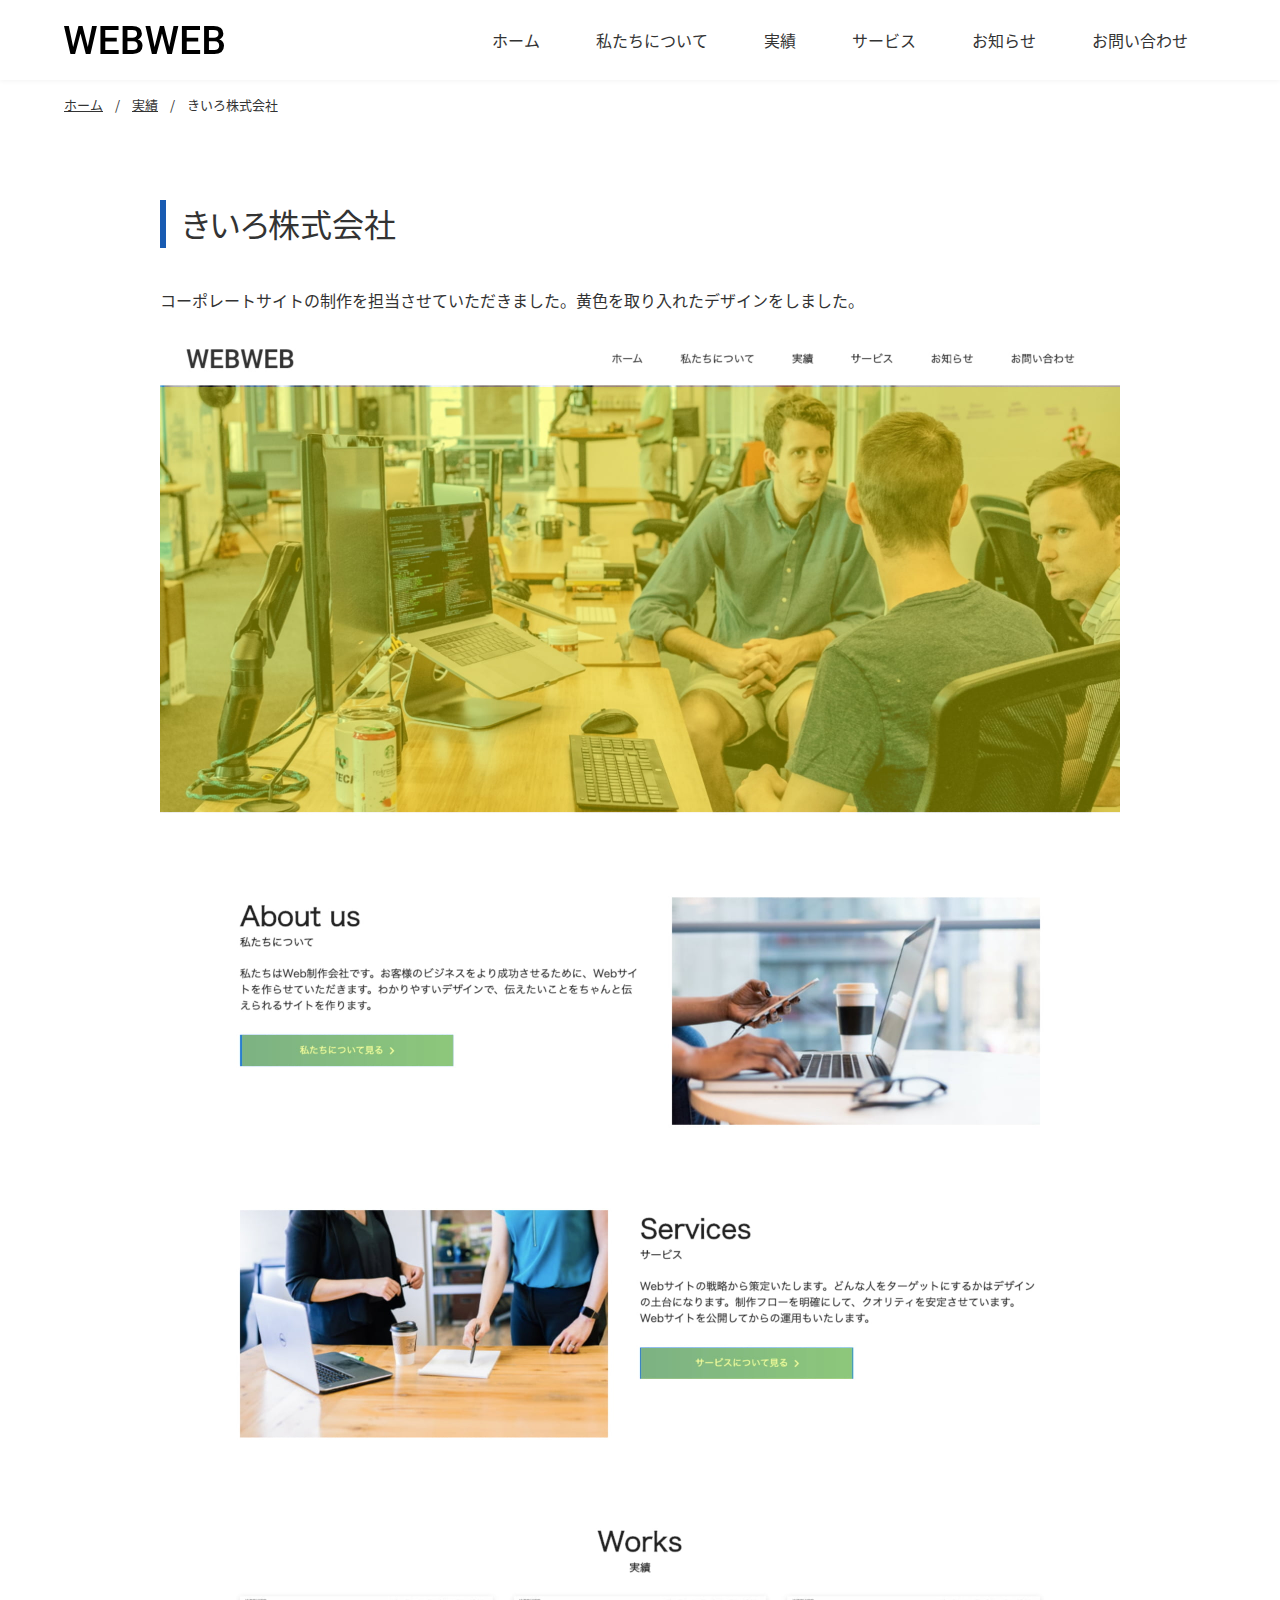
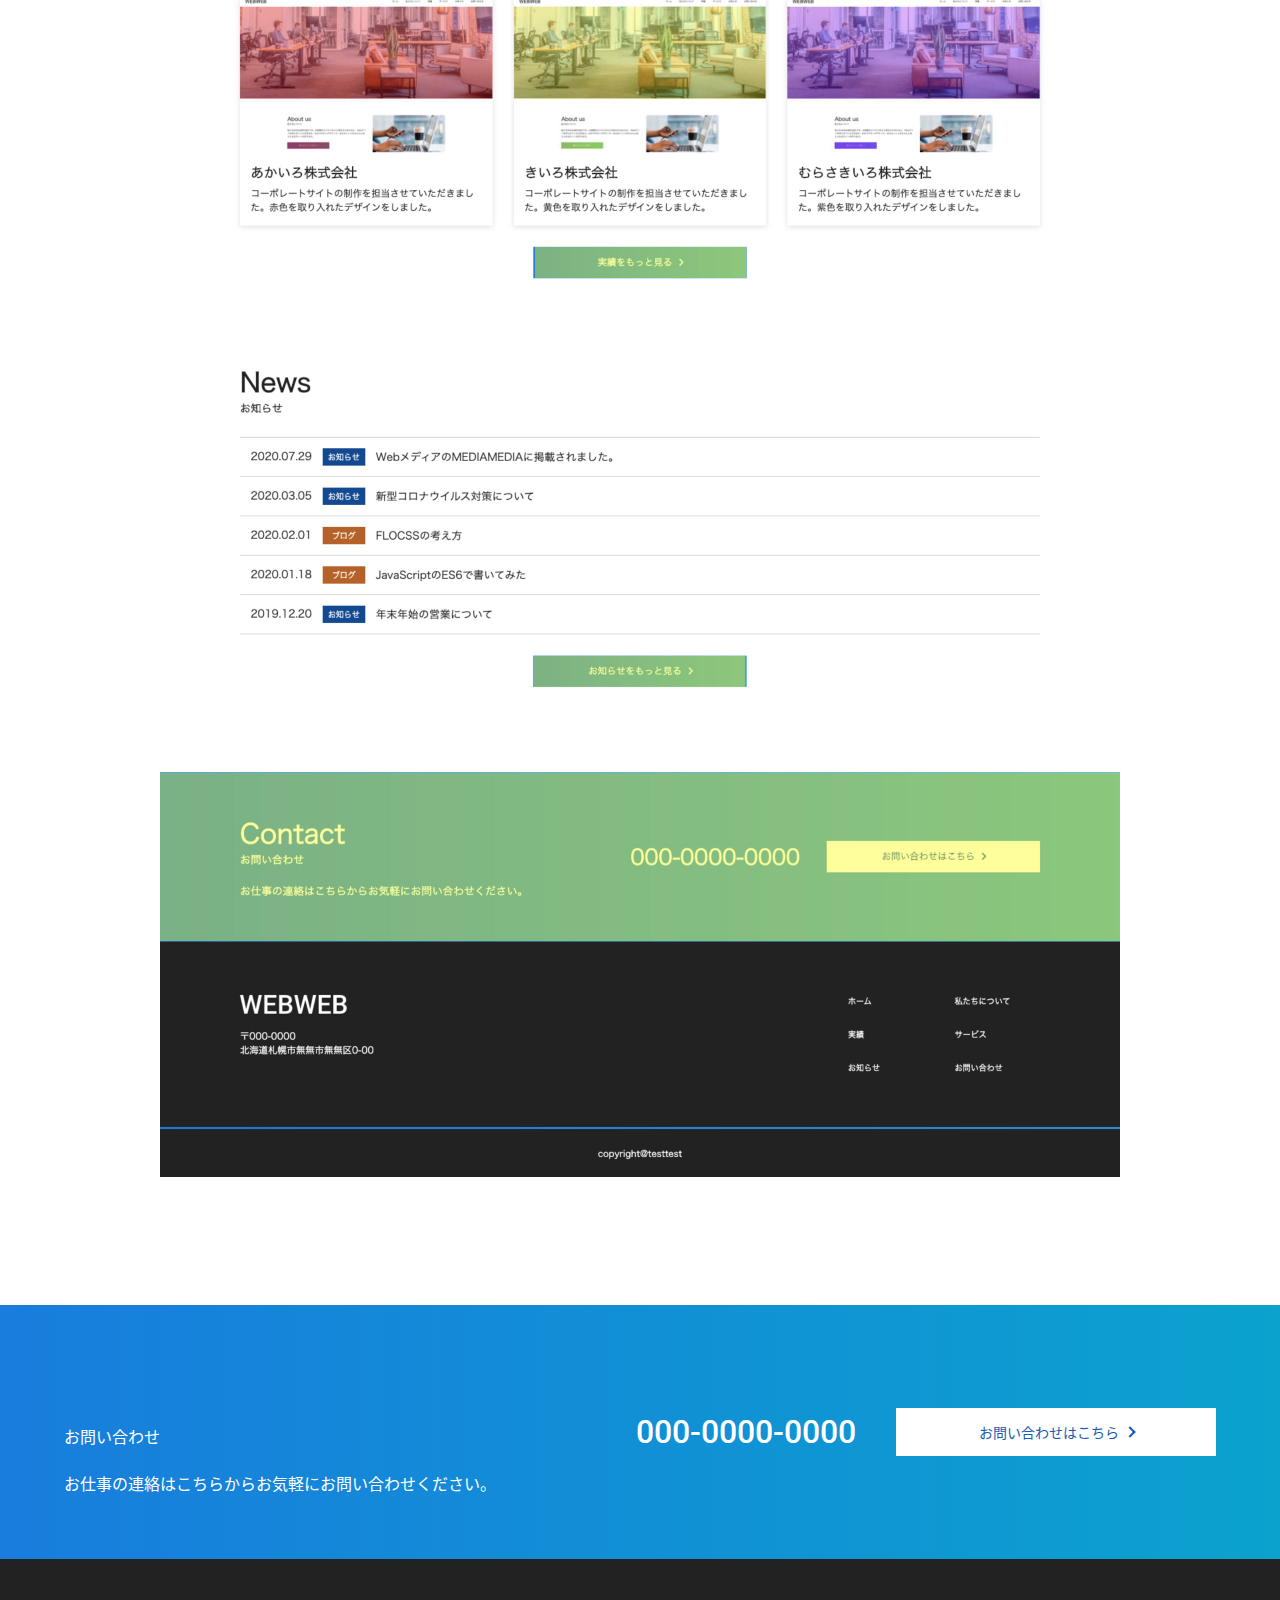
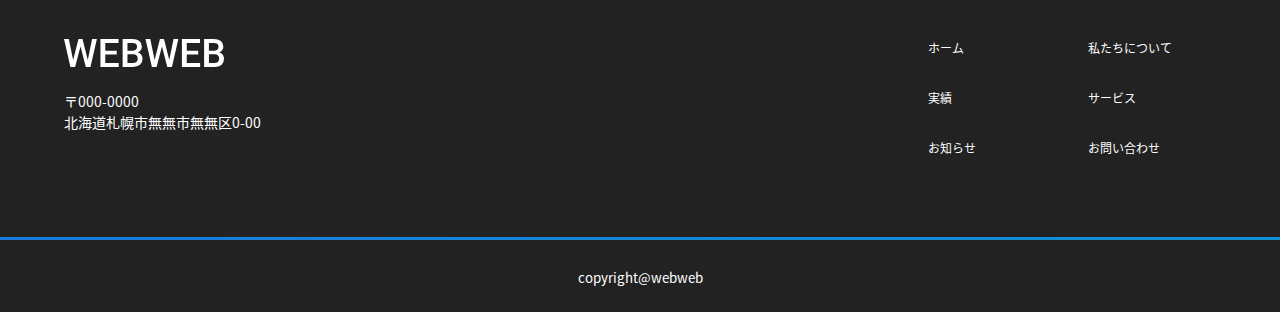
<file: works/detail/kiiro.html>
<!DOCTYPE html>
<html lang="ja">
  <head>
    <meta charset="UTF-8">
    <meta http-equiv="X-UA-Compatible" content="IE=edge">
    <meta property="og:title" content="きいろ株式会社 | WEBWEB">
    <meta property="og:type" content="company">
    <meta property="og:url" content="/works/detail/kiiro.html">
    <meta property="og:image" content="/ogp.png">
    <meta property="og:site_name" content="WEBWEB">
    <meta property="og:description" content="">
    <meta property="og:locale" content="ja_JP">
    <meta name="description" content="">
    <meta name="viewport" content="width=device-width, initial-scale=1">
    <title>きいろ株式会社 | WEBWEB</title>
    <link rel="canonical" href="/works/detail/kiiro.html">
    <link rel="apple-touch-icon" href="/apple-touch-icon.png">
    <link rel="shortcut icon" href="/favicon.ico"><link href="https://fonts.googleapis.com/css2?family=Roboto:wght@300;400;500;700&display=swap" rel="stylesheet">
    <link rel="stylesheet" href="/assets/common/css/noto.css">
    <link rel="stylesheet" href="/assets/common/css/yakuhan.css">
    <link rel="stylesheet" href="/assets/css/app.css">
    <script src="/assets/js/first.bundle.js"></script>
    <script src="/assets/common/js/vendor.js" defer></script>
    <script src="/assets/js/main.bundle.js" defer></script>
  </head>
  <body class="preload" id="top">
    <!--全体のコンテナー
    -->
    <div class="l-root-container ">
      <header class="l-header p-header" id="js-header">
        <div class="l-container">
          <div class="p-header__inner">
            <div class="p-header__logo"><a class="p-header__logo-link" href="/"></a></div>
            <nav class="p-header__nav" id="js-main-menu-area">
              <ul class="p-header-menu">
                <li class="p-header-menu__item"><a class="p-header-menu__link" href="/"><span class="p-header-menu__text">ホーム</span></a></li>
                <li class="p-header-menu__item"><a class="p-header-menu__link" href="/about/"><span class="p-header-menu__text">私たちについて</span></a></li>
                <li class="p-header-menu__item"><a class="p-header-menu__link" href="/works/"><span class="p-header-menu__text">実績</span></a></li>
                <li class="p-header-menu__item"><a class="p-header-menu__link" href="/services/"><span class="p-header-menu__text">サービス</span></a></li>
                <li class="p-header-menu__item"><a class="p-header-menu__link" href="/news/"><span class="p-header-menu__text">お知らせ</span></a></li>
                <li class="p-header-menu__item"><a class="p-header-menu__link" href="/contact/"><span class="p-header-menu__text">お問い合わせ</span></a></li>
              </ul>
            </nav>
            <button class="p-hamburger" id="js-main-menu-trigger" aria-expanded="false" aria-controls="js-main-menu-area"><span class="p-hamburger__line"><span class="u-visuallyHidden">メニューを開閉する</span></span><span class="p-hamburger__title"><span class="p-hamburger__title-menu1">メニュー</span><span class="p-hamburger__title-menu2">閉じる</span></span></button>
          </div>
        </div>
      </header>
      <!-- 画面固有のコンテンツを格納するコンテナー-->
      <div class="l-main">
        <div class="p-breadcrumbs ">
          <ul class="p-breadcrumbs__inner">
            <li class="p-breadcrumbs__item"><a href="/">ホーム</a></li>
            <li class="p-breadcrumbs__item"><a href="/works/">実績</a></li>
            <li class="p-breadcrumbs__item">きいろ株式会社</li>
          </ul>
        </div>
        <section class="l-spacer -large">
          <div class="l-container -small">
            <h1 class="c-heading -lv_2">きいろ株式会社</h1>
            <p class="c-paragraph">コーポレートサイトの制作を担当させていただきました。黄色を取り入れたデザインをしました。</p>
            <div class="c-image p-edit-area__work-img"><img src="/assets/img/works/detail/img_kiiro@2x.jpg" alt="きいろ株式会社のWebサイトのスクリーンショット"></div>
          </div>
        </section>
        <section class="l-spacer -medium -gradient">
          <div class="l-container">
            <div class="c-grid -justify p-contact">
              <div class="c-grid__item -sp12Of12">
                <h2 class="p-home-section__heading -spCenter"><span class="p-home-section__head js-text-animation">Contact</span><span class="p-home-section__heading-sub">お問い合わせ</span></h2>
                <p class="p-home-section__paragraph -spCenter">お仕事の連絡はこちらからお気軽に<br class="u-show-XS">お問い合わせください。</p>
              </div>
              <div class="c-grid__item -middle -row -sp12Of12">
                <div class="p-contact__info">
                  <div class="p-contact__tel"><a class="p-tel" href="tel:000-0000-0000">000-0000-0000</a></div>
                  <div class="p-contact__button"><a class="c-button -white" href="/contact/"><span>お問い合わせはこちら</span></a></div>
                </div>
              </div>
            </div>
          </div>
        </section>
      </div>
      <div class="p-page-top" id="js-page-top"><a href="#top"><span>Page Top</span></a></div>
      <footer class="l-footer p-footer">
        <div class="l-spacer -footerBody">
          <div class="l-container">
            <div class="p-footer__body">
              <div class="p-footer__company">
                <div class="p-footer__logo"><a class="p-footer__logo-link"></a></div>
                <ul class="p-footer__address">
                  <li class="p-footer__address-item">〒000-0000</li>
                  <li class="p-footer__address-item">北海道札幌市無無市無無区0-00</li>
                </ul>
              </div>
              <div class="p-footer__info">
                <ul class="c-grid -gutter p-footer__info-list">
                  <li class="c-grid__item -sp12Of12 -tab6Of12 p-footer__info-item"><a href="/">ホーム</a></li>
                  <li class="c-grid__item -sp12Of12 -tab6Of12 p-footer__info-item"><a href="/about/">私たちについて</a></li>
                  <li class="c-grid__item -sp12Of12 -tab6Of12 p-footer__info-item"><a href="/works/">実績</a></li>
                  <li class="c-grid__item -sp12Of12 -tab6Of12 p-footer__info-item"><a href="/services/">サービス</a></li>
                  <li class="c-grid__item -sp12Of12 -tab6Of12 p-footer__info-item"><a href="/news/">お知らせ</a></li>
                  <li class="c-grid__item -sp12Of12 -tab6Of12 p-footer__info-item"><a href="/contact/">お問い合わせ</a></li>
                </ul>
              </div>
            </div>
          </div>
        </div>
        <div class="l-spacer">
          <div class="p-footer__bottom">
            <div class="l-container">
              <div class="p-footer__copy"><small>copyright@webweb</small></div>
            </div>
          </div>
        </div>
      </footer>
    </div>
  </body>
</html>
</file>
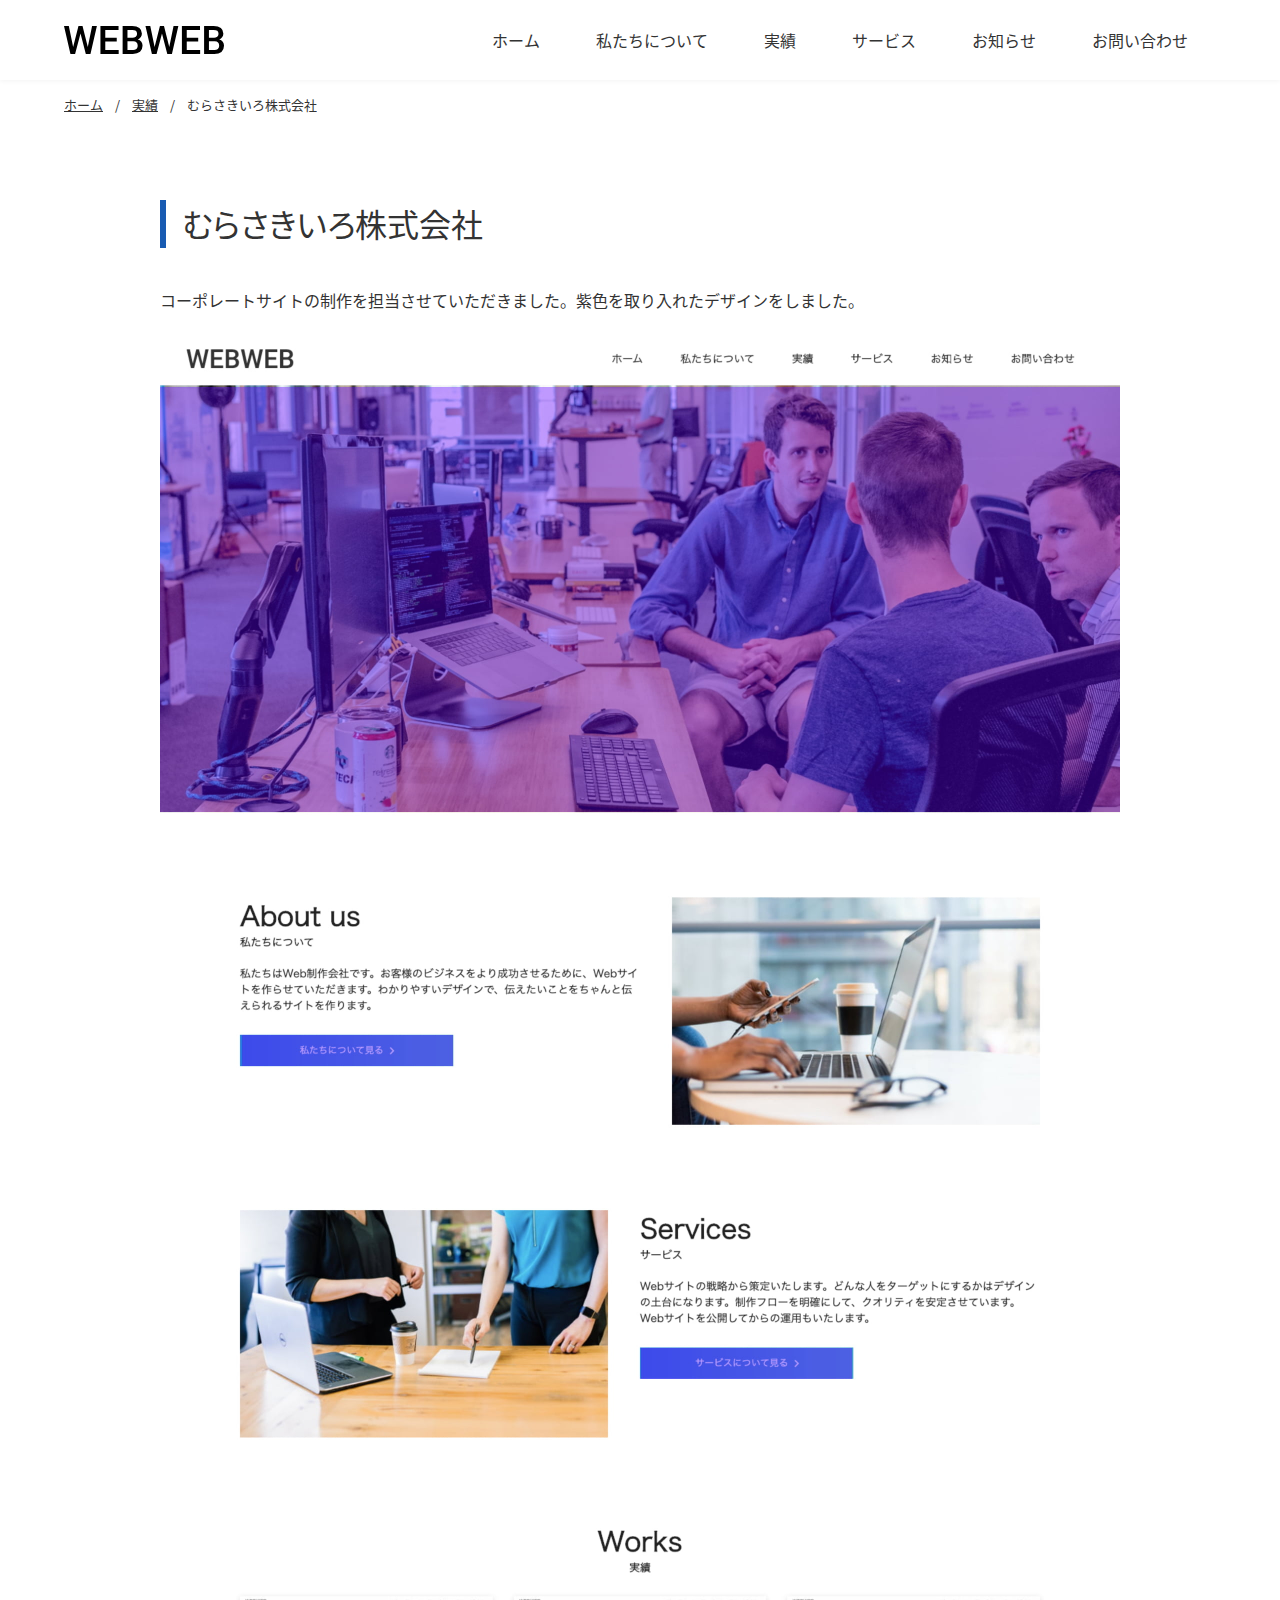
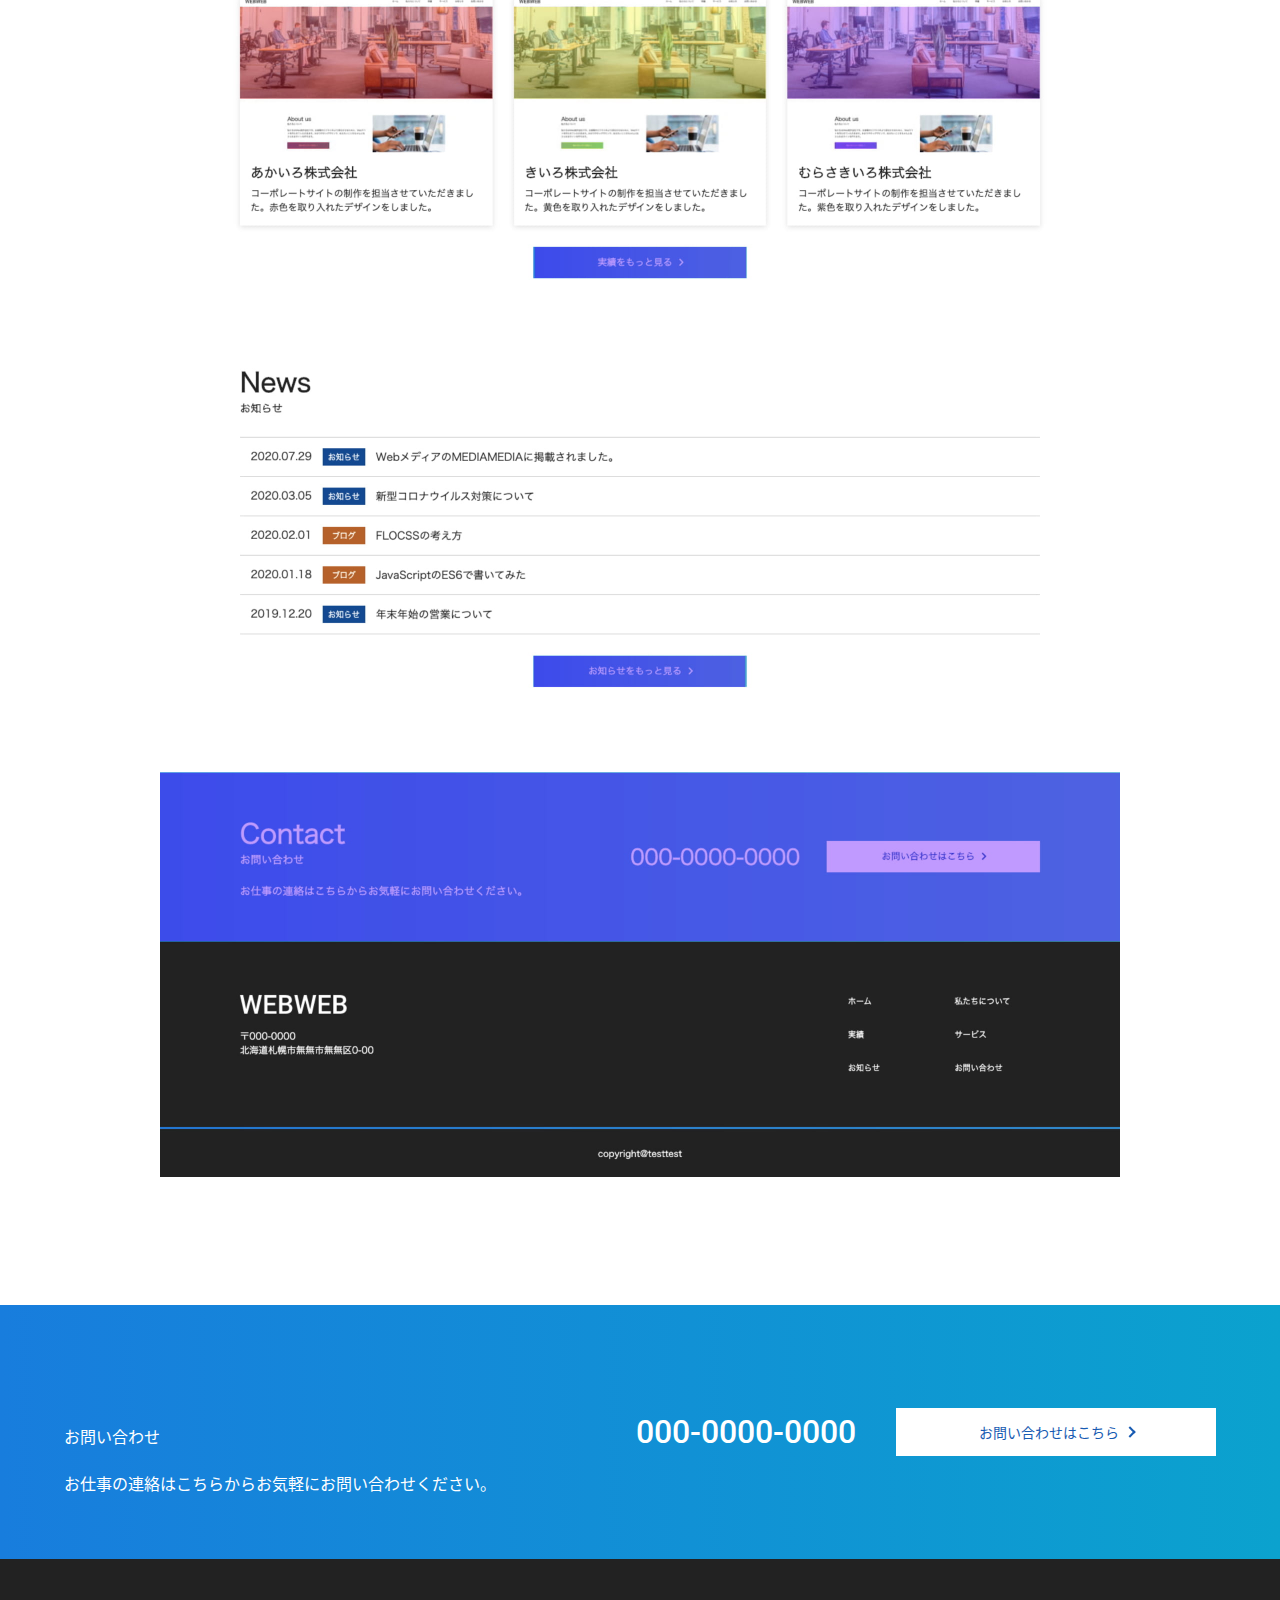
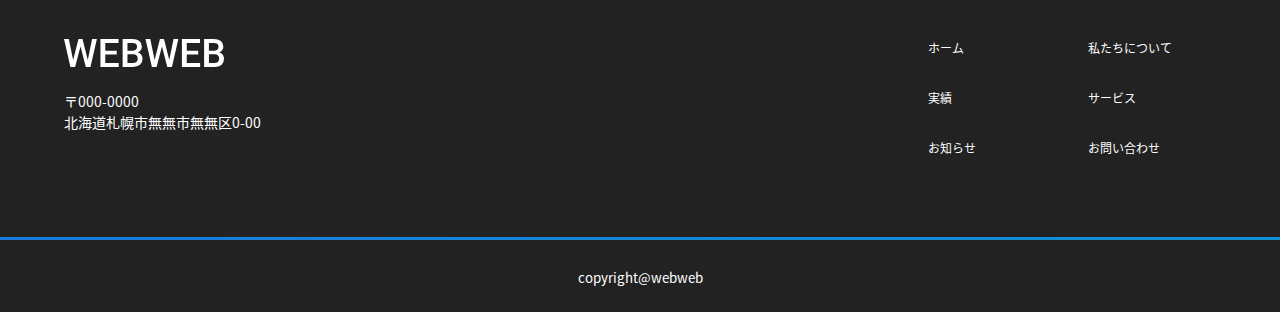
<file: works/detail/murasakiiro.html>
<!DOCTYPE html>
<html lang="ja">
  <head>
    <meta charset="UTF-8">
    <meta http-equiv="X-UA-Compatible" content="IE=edge">
    <meta property="og:title" content="むらさきいろ株式会社 | WEBWEB">
    <meta property="og:type" content="company">
    <meta property="og:url" content="/works/detail/murasakiiro.html">
    <meta property="og:image" content="/ogp.png">
    <meta property="og:site_name" content="WEBWEB">
    <meta property="og:description" content="">
    <meta property="og:locale" content="ja_JP">
    <meta name="description" content="">
    <meta name="viewport" content="width=device-width, initial-scale=1">
    <title>むらさきいろ株式会社 | WEBWEB</title>
    <link rel="canonical" href="/works/detail/murasakiiro.html">
    <link rel="apple-touch-icon" href="/apple-touch-icon.png">
    <link rel="shortcut icon" href="/favicon.ico"><link href="https://fonts.googleapis.com/css2?family=Roboto:wght@300;400;500;700&display=swap" rel="stylesheet">
    <link rel="stylesheet" href="/assets/common/css/noto.css">
    <link rel="stylesheet" href="/assets/common/css/yakuhan.css">
    <link rel="stylesheet" href="/assets/css/app.css">
    <script src="/assets/js/first.bundle.js"></script>
    <script src="/assets/common/js/vendor.js" defer></script>
    <script src="/assets/js/main.bundle.js" defer></script>
  </head>
  <body class="preload" id="top">
    <!--全体のコンテナー
    -->
    <div class="l-root-container ">
      <header class="l-header p-header" id="js-header">
        <div class="l-container">
          <div class="p-header__inner">
            <div class="p-header__logo"><a class="p-header__logo-link" href="/"></a></div>
            <nav class="p-header__nav" id="js-main-menu-area">
              <ul class="p-header-menu">
                <li class="p-header-menu__item"><a class="p-header-menu__link" href="/"><span class="p-header-menu__text">ホーム</span></a></li>
                <li class="p-header-menu__item"><a class="p-header-menu__link" href="/about/"><span class="p-header-menu__text">私たちについて</span></a></li>
                <li class="p-header-menu__item"><a class="p-header-menu__link" href="/works/"><span class="p-header-menu__text">実績</span></a></li>
                <li class="p-header-menu__item"><a class="p-header-menu__link" href="/services/"><span class="p-header-menu__text">サービス</span></a></li>
                <li class="p-header-menu__item"><a class="p-header-menu__link" href="/news/"><span class="p-header-menu__text">お知らせ</span></a></li>
                <li class="p-header-menu__item"><a class="p-header-menu__link" href="/contact/"><span class="p-header-menu__text">お問い合わせ</span></a></li>
              </ul>
            </nav>
            <button class="p-hamburger" id="js-main-menu-trigger" aria-expanded="false" aria-controls="js-main-menu-area"><span class="p-hamburger__line"><span class="u-visuallyHidden">メニューを開閉する</span></span><span class="p-hamburger__title"><span class="p-hamburger__title-menu1">メニュー</span><span class="p-hamburger__title-menu2">閉じる</span></span></button>
          </div>
        </div>
      </header>
      <!-- 画面固有のコンテンツを格納するコンテナー-->
      <div class="l-main">
        <div class="p-breadcrumbs ">
          <ul class="p-breadcrumbs__inner">
            <li class="p-breadcrumbs__item"><a href="/">ホーム</a></li>
            <li class="p-breadcrumbs__item"><a href="/works/">実績</a></li>
            <li class="p-breadcrumbs__item">むらさきいろ株式会社</li>
          </ul>
        </div>
        <section class="l-spacer -large">
          <div class="l-container -small">
            <h1 class="c-heading -lv_2">むらさきいろ株式会社</h1>
            <p class="c-paragraph">コーポレートサイトの制作を担当させていただきました。紫色を取り入れたデザインをしました。</p>
            <div class="c-image p-edit-area__work-img"><img src="/assets/img/works/detail/img_murasakiiro@2x.jpg" alt="むらさきいろ株式会社のWebサイトのスクリーンショット"></div>
          </div>
        </section>
        <section class="l-spacer -medium -gradient">
          <div class="l-container">
            <div class="c-grid -justify p-contact">
              <div class="c-grid__item -sp12Of12">
                <h2 class="p-home-section__heading -spCenter"><span class="p-home-section__head js-text-animation">Contact</span><span class="p-home-section__heading-sub">お問い合わせ</span></h2>
                <p class="p-home-section__paragraph -spCenter">お仕事の連絡はこちらからお気軽に<br class="u-show-XS">お問い合わせください。</p>
              </div>
              <div class="c-grid__item -middle -row -sp12Of12">
                <div class="p-contact__info">
                  <div class="p-contact__tel"><a class="p-tel" href="tel:000-0000-0000">000-0000-0000</a></div>
                  <div class="p-contact__button"><a class="c-button -white" href="/contact/"><span>お問い合わせはこちら</span></a></div>
                </div>
              </div>
            </div>
          </div>
        </section>
      </div>
      <div class="p-page-top" id="js-page-top"><a href="#top"><span>Page Top</span></a></div>
      <footer class="l-footer p-footer">
        <div class="l-spacer -footerBody">
          <div class="l-container">
            <div class="p-footer__body">
              <div class="p-footer__company">
                <div class="p-footer__logo"><a class="p-footer__logo-link"></a></div>
                <ul class="p-footer__address">
                  <li class="p-footer__address-item">〒000-0000</li>
                  <li class="p-footer__address-item">北海道札幌市無無市無無区0-00</li>
                </ul>
              </div>
              <div class="p-footer__info">
                <ul class="c-grid -gutter p-footer__info-list">
                  <li class="c-grid__item -sp12Of12 -tab6Of12 p-footer__info-item"><a href="/">ホーム</a></li>
                  <li class="c-grid__item -sp12Of12 -tab6Of12 p-footer__info-item"><a href="/about/">私たちについて</a></li>
                  <li class="c-grid__item -sp12Of12 -tab6Of12 p-footer__info-item"><a href="/works/">実績</a></li>
                  <li class="c-grid__item -sp12Of12 -tab6Of12 p-footer__info-item"><a href="/services/">サービス</a></li>
                  <li class="c-grid__item -sp12Of12 -tab6Of12 p-footer__info-item"><a href="/news/">お知らせ</a></li>
                  <li class="c-grid__item -sp12Of12 -tab6Of12 p-footer__info-item"><a href="/contact/">お問い合わせ</a></li>
                </ul>
              </div>
            </div>
          </div>
        </div>
        <div class="l-spacer">
          <div class="p-footer__bottom">
            <div class="l-container">
              <div class="p-footer__copy"><small>copyright@webweb</small></div>
            </div>
          </div>
        </div>
      </footer>
    </div>
  </body>
</html>
</file>
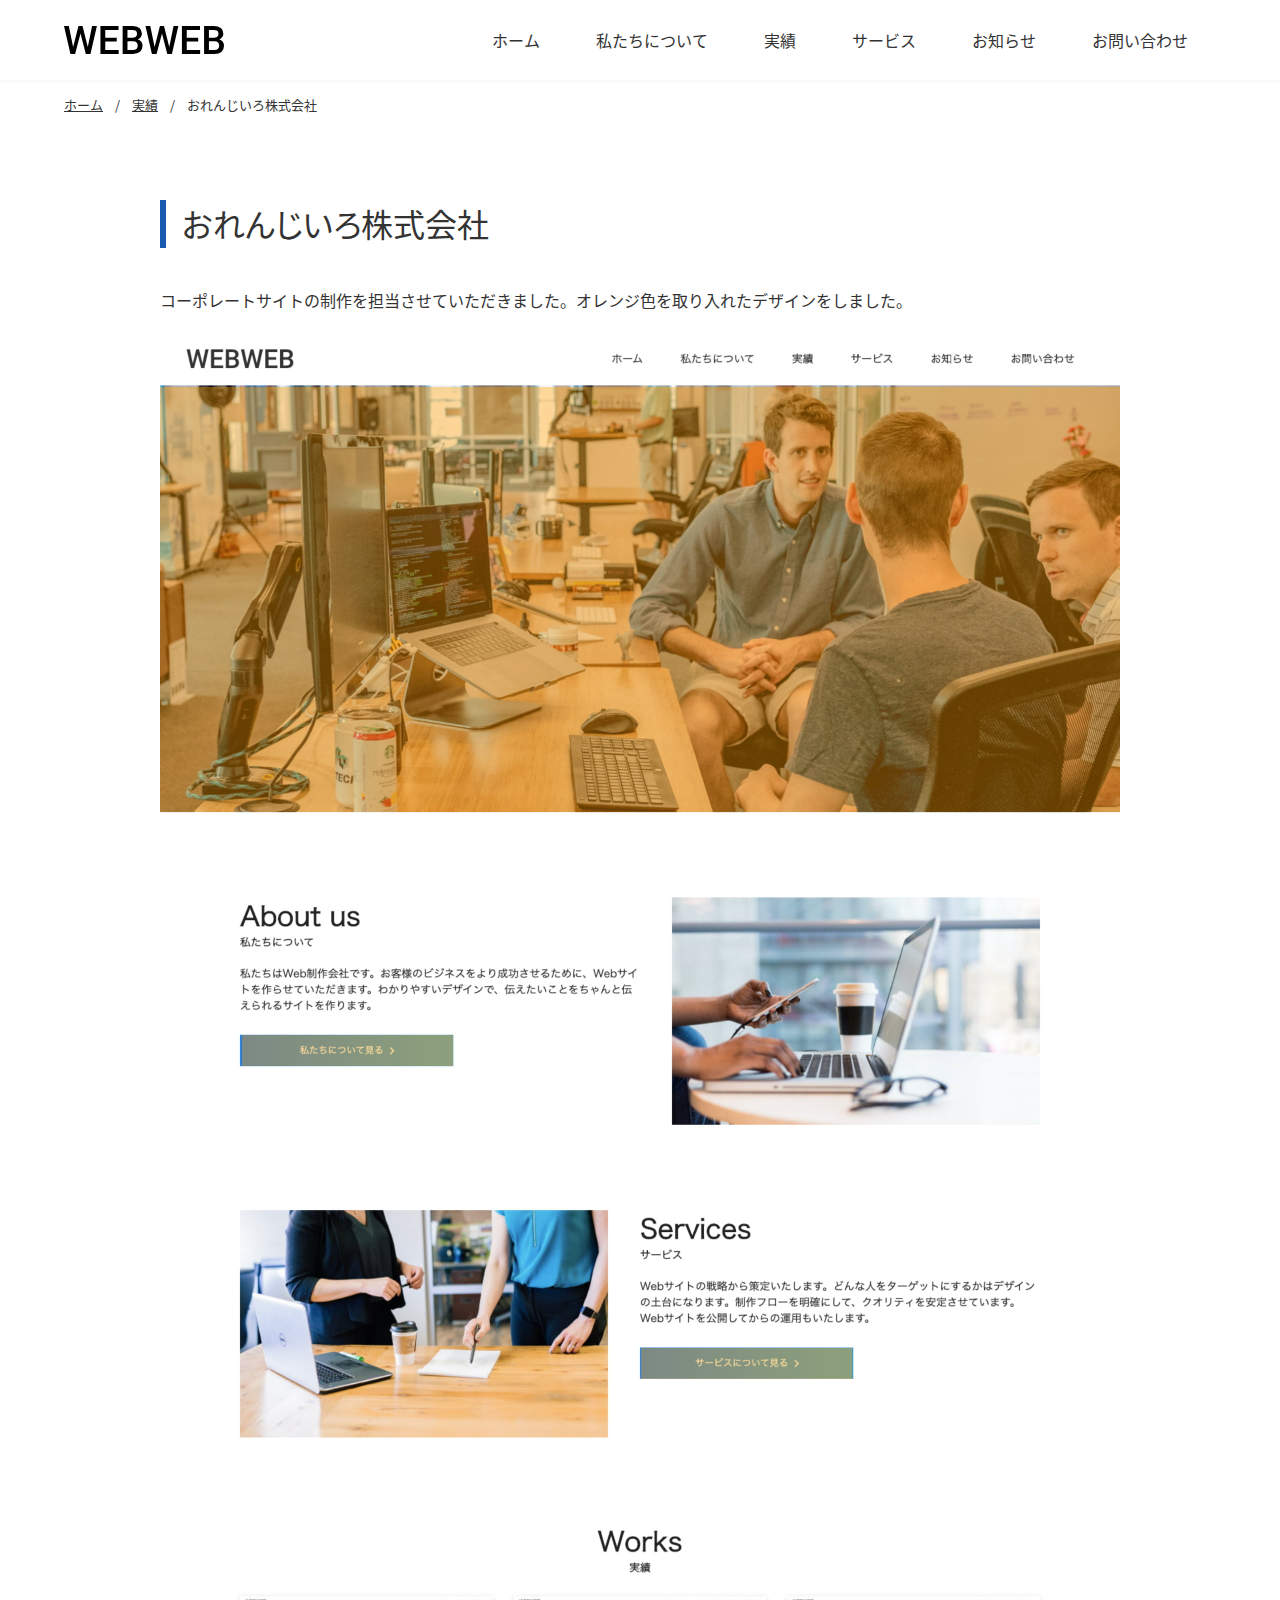
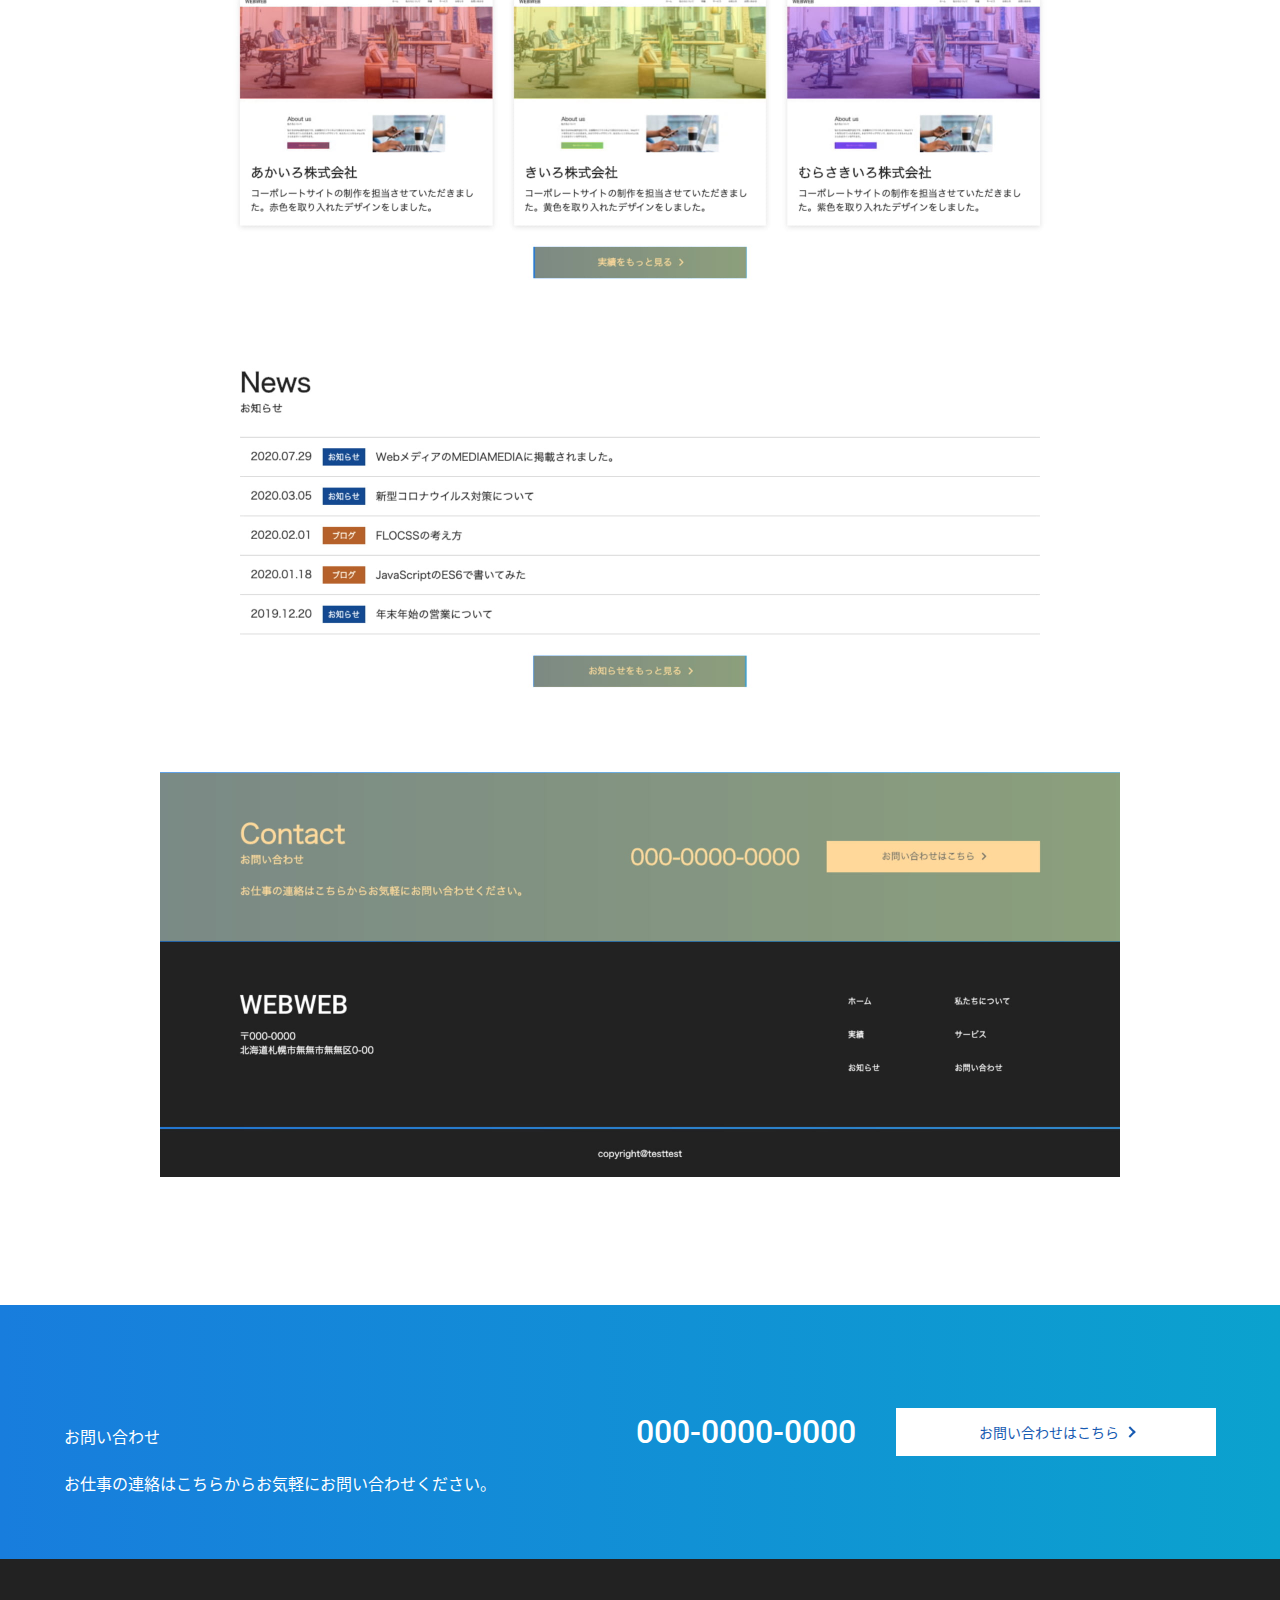
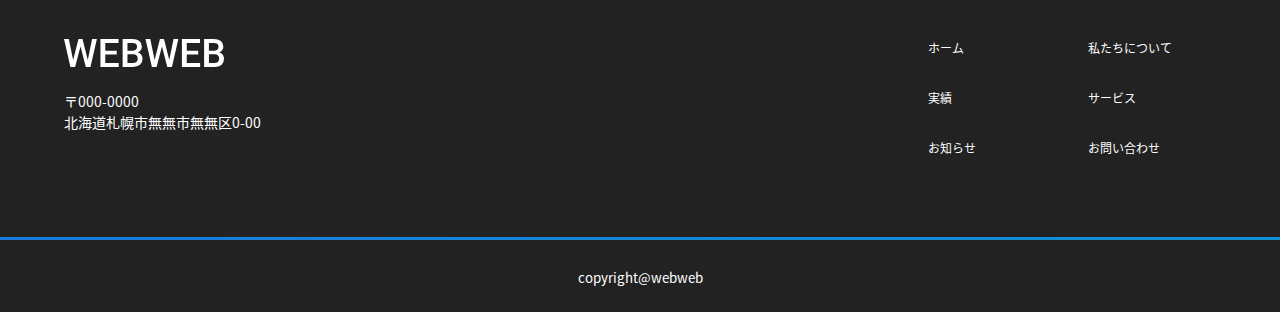
<file: works/detail/orenjiiro.html>
<!DOCTYPE html>
<html lang="ja">
  <head>
    <meta charset="UTF-8">
    <meta http-equiv="X-UA-Compatible" content="IE=edge">
    <meta property="og:title" content="おれんじいろ株式会社 | WEBWEB">
    <meta property="og:type" content="company">
    <meta property="og:url" content="/works/detail/orenjiiro.html">
    <meta property="og:image" content="/ogp.png">
    <meta property="og:site_name" content="WEBWEB">
    <meta property="og:description" content="">
    <meta property="og:locale" content="ja_JP">
    <meta name="description" content="">
    <meta name="viewport" content="width=device-width, initial-scale=1">
    <title>おれんじいろ株式会社 | WEBWEB</title>
    <link rel="canonical" href="/works/detail/orenjiiro.html">
    <link rel="apple-touch-icon" href="/apple-touch-icon.png">
    <link rel="shortcut icon" href="/favicon.ico"><link href="https://fonts.googleapis.com/css2?family=Roboto:wght@300;400;500;700&display=swap" rel="stylesheet">
    <link rel="stylesheet" href="/assets/common/css/noto.css">
    <link rel="stylesheet" href="/assets/common/css/yakuhan.css">
    <link rel="stylesheet" href="/assets/css/app.css">
    <script src="/assets/js/first.bundle.js"></script>
    <script src="/assets/common/js/vendor.js" defer></script>
    <script src="/assets/js/main.bundle.js" defer></script>
  </head>
  <body class="preload" id="top">
    <!--全体のコンテナー
    -->
    <div class="l-root-container ">
      <header class="l-header p-header" id="js-header">
        <div class="l-container">
          <div class="p-header__inner">
            <div class="p-header__logo"><a class="p-header__logo-link" href="/"></a></div>
            <nav class="p-header__nav" id="js-main-menu-area">
              <ul class="p-header-menu">
                <li class="p-header-menu__item"><a class="p-header-menu__link" href="/"><span class="p-header-menu__text">ホーム</span></a></li>
                <li class="p-header-menu__item"><a class="p-header-menu__link" href="/about/"><span class="p-header-menu__text">私たちについて</span></a></li>
                <li class="p-header-menu__item"><a class="p-header-menu__link" href="/works/"><span class="p-header-menu__text">実績</span></a></li>
                <li class="p-header-menu__item"><a class="p-header-menu__link" href="/services/"><span class="p-header-menu__text">サービス</span></a></li>
                <li class="p-header-menu__item"><a class="p-header-menu__link" href="/news/"><span class="p-header-menu__text">お知らせ</span></a></li>
                <li class="p-header-menu__item"><a class="p-header-menu__link" href="/contact/"><span class="p-header-menu__text">お問い合わせ</span></a></li>
              </ul>
            </nav>
            <button class="p-hamburger" id="js-main-menu-trigger" aria-expanded="false" aria-controls="js-main-menu-area"><span class="p-hamburger__line"><span class="u-visuallyHidden">メニューを開閉する</span></span><span class="p-hamburger__title"><span class="p-hamburger__title-menu1">メニュー</span><span class="p-hamburger__title-menu2">閉じる</span></span></button>
          </div>
        </div>
      </header>
      <!-- 画面固有のコンテンツを格納するコンテナー-->
      <div class="l-main">
        <div class="p-breadcrumbs ">
          <ul class="p-breadcrumbs__inner">
            <li class="p-breadcrumbs__item"><a href="/">ホーム</a></li>
            <li class="p-breadcrumbs__item"><a href="/works/">実績</a></li>
            <li class="p-breadcrumbs__item">おれんじいろ株式会社</li>
          </ul>
        </div>
        <section class="l-spacer -large">
          <div class="l-container -small">
            <h1 class="c-heading -lv_2">おれんじいろ株式会社</h1>
            <p class="c-paragraph">コーポレートサイトの制作を担当させていただきました。オレンジ色を取り入れたデザインをしました。</p>
            <div class="c-image p-edit-area__work-img"><img src="/assets/img/works/detail/img_orenjiiro@2x.jpg" alt="おれんじいろ株式会社のWebサイトのスクリーンショット"></div>
          </div>
        </section>
        <section class="l-spacer -medium -gradient">
          <div class="l-container">
            <div class="c-grid -justify p-contact">
              <div class="c-grid__item -sp12Of12">
                <h2 class="p-home-section__heading -spCenter"><span class="p-home-section__head js-text-animation">Contact</span><span class="p-home-section__heading-sub">お問い合わせ</span></h2>
                <p class="p-home-section__paragraph -spCenter">お仕事の連絡はこちらからお気軽に<br class="u-show-XS">お問い合わせください。</p>
              </div>
              <div class="c-grid__item -middle -row -sp12Of12">
                <div class="p-contact__info">
                  <div class="p-contact__tel"><a class="p-tel" href="tel:000-0000-0000">000-0000-0000</a></div>
                  <div class="p-contact__button"><a class="c-button -white" href="/contact/"><span>お問い合わせはこちら</span></a></div>
                </div>
              </div>
            </div>
          </div>
        </section>
      </div>
      <div class="p-page-top" id="js-page-top"><a href="#top"><span>Page Top</span></a></div>
      <footer class="l-footer p-footer">
        <div class="l-spacer -footerBody">
          <div class="l-container">
            <div class="p-footer__body">
              <div class="p-footer__company">
                <div class="p-footer__logo"><a class="p-footer__logo-link"></a></div>
                <ul class="p-footer__address">
                  <li class="p-footer__address-item">〒000-0000</li>
                  <li class="p-footer__address-item">北海道札幌市無無市無無区0-00</li>
                </ul>
              </div>
              <div class="p-footer__info">
                <ul class="c-grid -gutter p-footer__info-list">
                  <li class="c-grid__item -sp12Of12 -tab6Of12 p-footer__info-item"><a href="/">ホーム</a></li>
                  <li class="c-grid__item -sp12Of12 -tab6Of12 p-footer__info-item"><a href="/about/">私たちについて</a></li>
                  <li class="c-grid__item -sp12Of12 -tab6Of12 p-footer__info-item"><a href="/works/">実績</a></li>
                  <li class="c-grid__item -sp12Of12 -tab6Of12 p-footer__info-item"><a href="/services/">サービス</a></li>
                  <li class="c-grid__item -sp12Of12 -tab6Of12 p-footer__info-item"><a href="/news/">お知らせ</a></li>
                  <li class="c-grid__item -sp12Of12 -tab6Of12 p-footer__info-item"><a href="/contact/">お問い合わせ</a></li>
                </ul>
              </div>
            </div>
          </div>
        </div>
        <div class="l-spacer">
          <div class="p-footer__bottom">
            <div class="l-container">
              <div class="p-footer__copy"><small>copyright@webweb</small></div>
            </div>
          </div>
        </div>
      </footer>
    </div>
  </body>
</html>
</file>
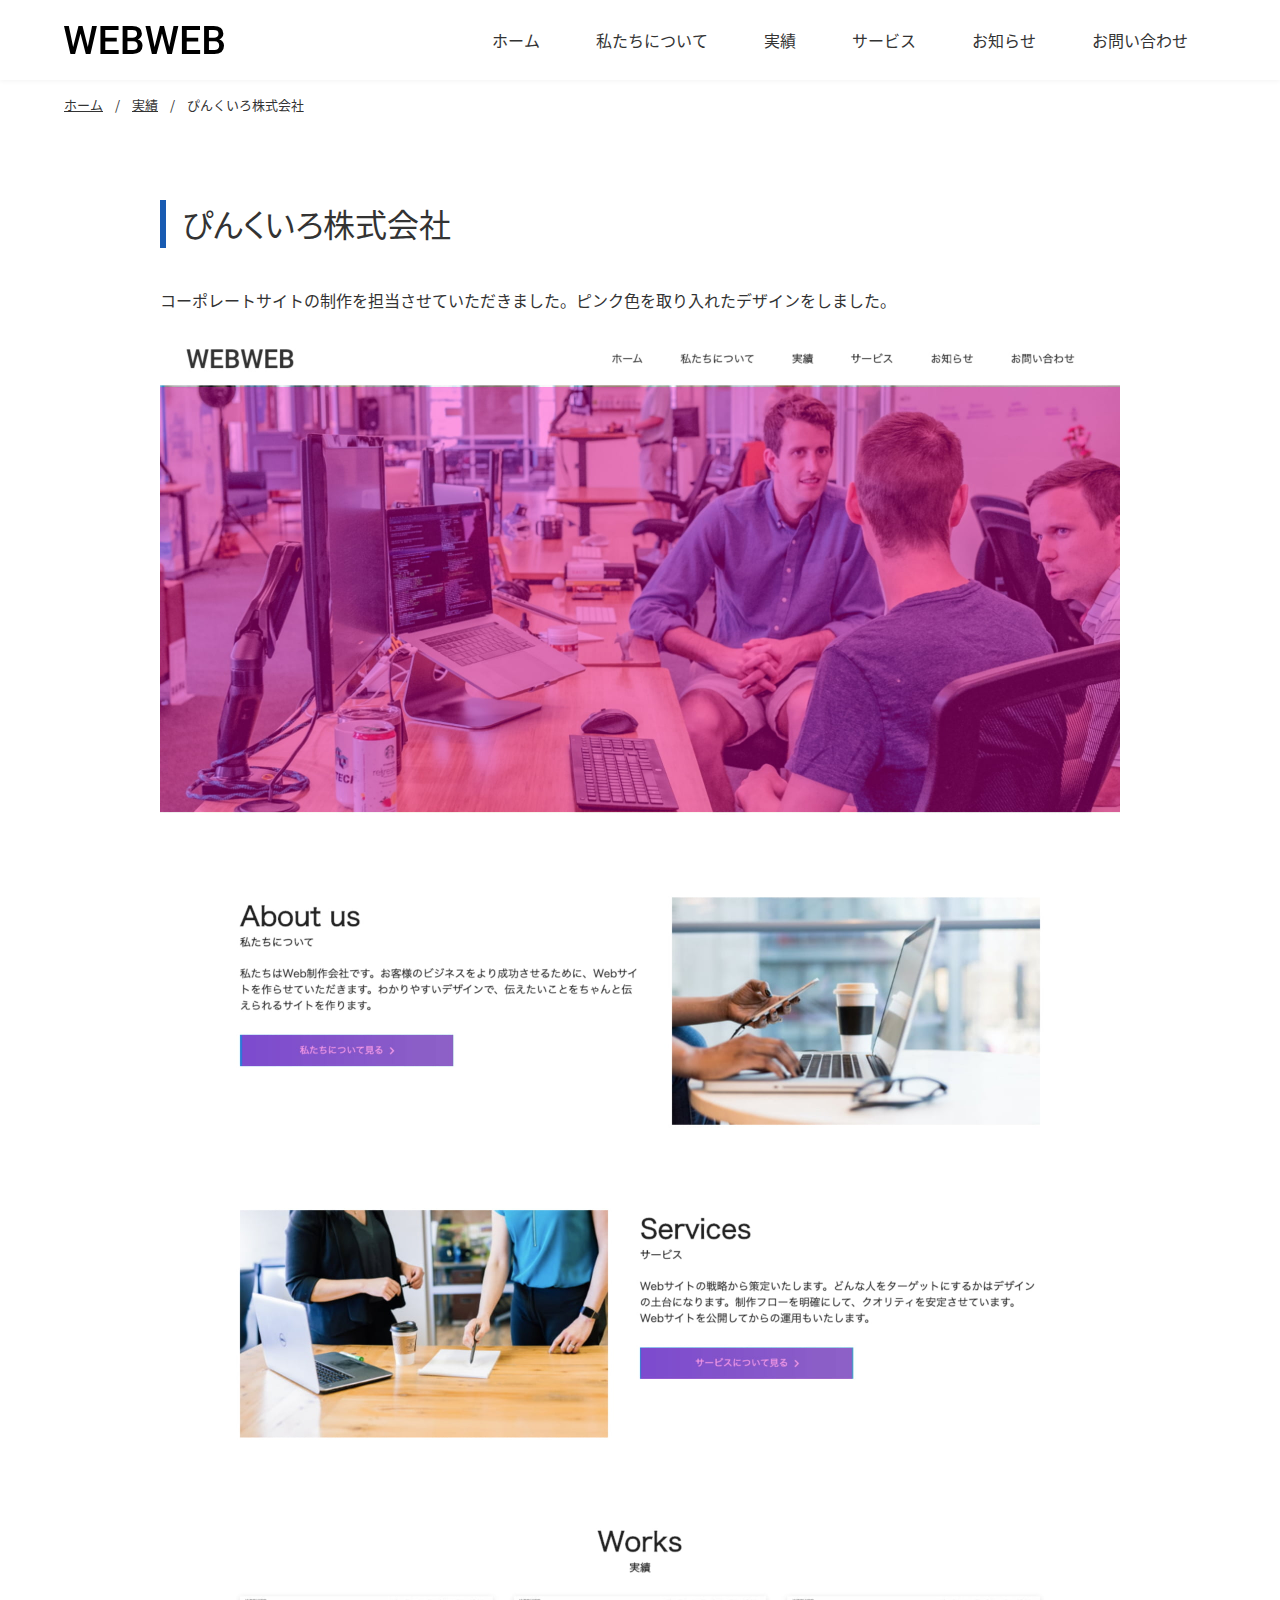
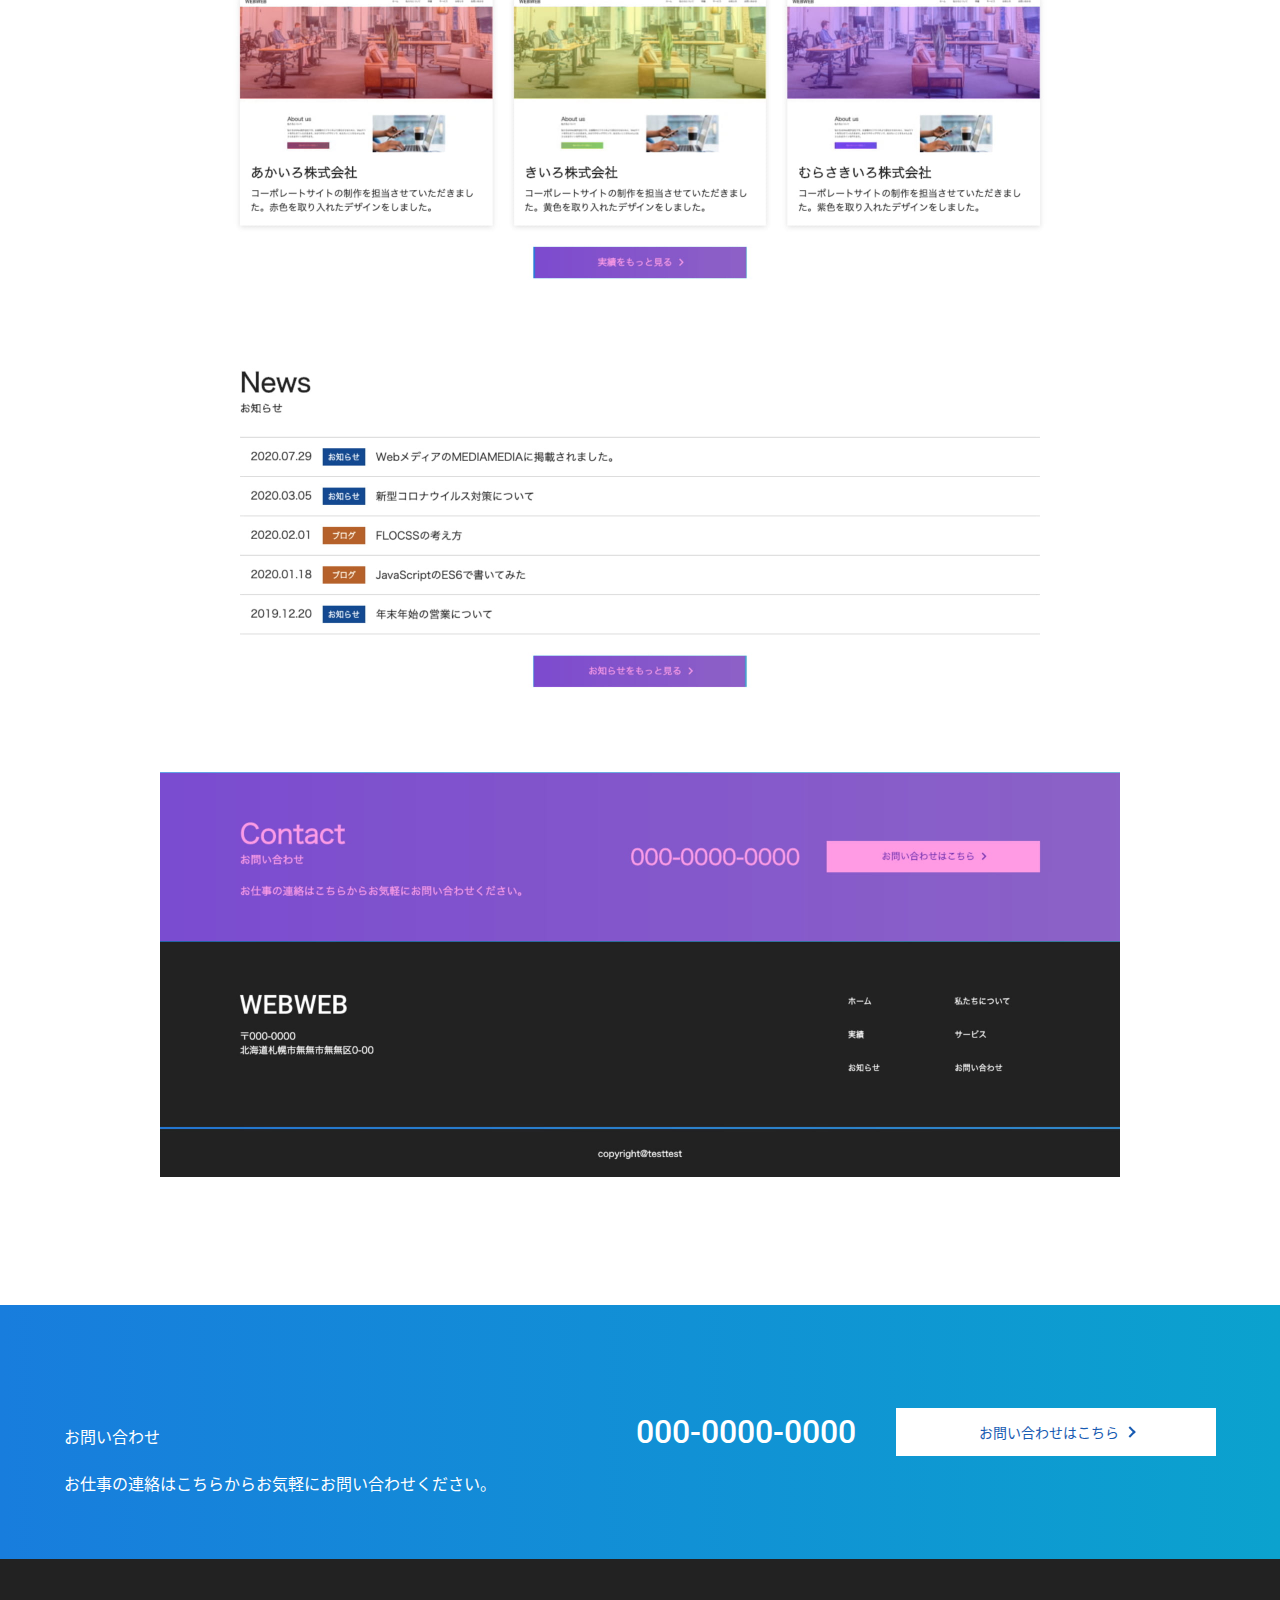
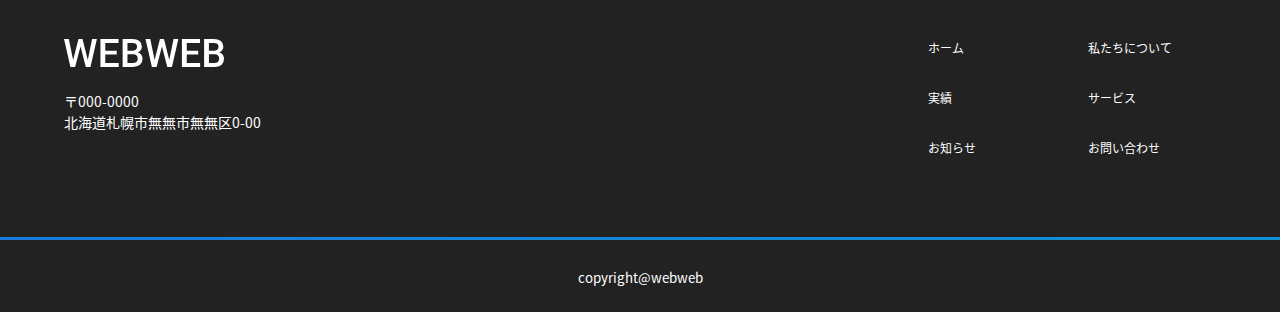
<file: works/detail/pinkuiro.html>
<!DOCTYPE html>
<html lang="ja">
  <head>
    <meta charset="UTF-8">
    <meta http-equiv="X-UA-Compatible" content="IE=edge">
    <meta property="og:title" content="ぴんくいろ株式会社 | WEBWEB">
    <meta property="og:type" content="company">
    <meta property="og:url" content="/works/detail/pinkuiro.html">
    <meta property="og:image" content="/ogp.png">
    <meta property="og:site_name" content="WEBWEB">
    <meta property="og:description" content="">
    <meta property="og:locale" content="ja_JP">
    <meta name="description" content="">
    <meta name="viewport" content="width=device-width, initial-scale=1">
    <title>ぴんくいろ株式会社 | WEBWEB</title>
    <link rel="canonical" href="/works/detail/pinkuiro.html">
    <link rel="apple-touch-icon" href="/apple-touch-icon.png">
    <link rel="shortcut icon" href="/favicon.ico"><link href="https://fonts.googleapis.com/css2?family=Roboto:wght@300;400;500;700&display=swap" rel="stylesheet">
    <link rel="stylesheet" href="/assets/common/css/noto.css">
    <link rel="stylesheet" href="/assets/common/css/yakuhan.css">
    <link rel="stylesheet" href="/assets/css/app.css">
    <script src="/assets/js/first.bundle.js"></script>
    <script src="/assets/common/js/vendor.js" defer></script>
    <script src="/assets/js/main.bundle.js" defer></script>
  </head>
  <body class="preload" id="top">
    <!--全体のコンテナー
    -->
    <div class="l-root-container ">
      <header class="l-header p-header" id="js-header">
        <div class="l-container">
          <div class="p-header__inner">
            <div class="p-header__logo"><a class="p-header__logo-link" href="/"></a></div>
            <nav class="p-header__nav" id="js-main-menu-area">
              <ul class="p-header-menu">
                <li class="p-header-menu__item"><a class="p-header-menu__link" href="/"><span class="p-header-menu__text">ホーム</span></a></li>
                <li class="p-header-menu__item"><a class="p-header-menu__link" href="/about/"><span class="p-header-menu__text">私たちについて</span></a></li>
                <li class="p-header-menu__item"><a class="p-header-menu__link" href="/works/"><span class="p-header-menu__text">実績</span></a></li>
                <li class="p-header-menu__item"><a class="p-header-menu__link" href="/services/"><span class="p-header-menu__text">サービス</span></a></li>
                <li class="p-header-menu__item"><a class="p-header-menu__link" href="/news/"><span class="p-header-menu__text">お知らせ</span></a></li>
                <li class="p-header-menu__item"><a class="p-header-menu__link" href="/contact/"><span class="p-header-menu__text">お問い合わせ</span></a></li>
              </ul>
            </nav>
            <button class="p-hamburger" id="js-main-menu-trigger" aria-expanded="false" aria-controls="js-main-menu-area"><span class="p-hamburger__line"><span class="u-visuallyHidden">メニューを開閉する</span></span><span class="p-hamburger__title"><span class="p-hamburger__title-menu1">メニュー</span><span class="p-hamburger__title-menu2">閉じる</span></span></button>
          </div>
        </div>
      </header>
      <!-- 画面固有のコンテンツを格納するコンテナー-->
      <div class="l-main">
        <div class="p-breadcrumbs ">
          <ul class="p-breadcrumbs__inner">
            <li class="p-breadcrumbs__item"><a href="/">ホーム</a></li>
            <li class="p-breadcrumbs__item"><a href="/works/">実績</a></li>
            <li class="p-breadcrumbs__item">ぴんくいろ株式会社</li>
          </ul>
        </div>
        <section class="l-spacer -large">
          <div class="l-container -small">
            <h1 class="c-heading -lv_2">ぴんくいろ株式会社</h1>
            <p class="c-paragraph">コーポレートサイトの制作を担当させていただきました。ピンク色を取り入れたデザインをしました。</p>
            <div class="c-image p-edit-area__work-img"><img src="/assets/img/works/detail/img_pinkuiro@2x.jpg" alt="ぴんくいろ株式会社のWebサイトのスクリーンショット"></div>
          </div>
        </section>
        <section class="l-spacer -medium -gradient">
          <div class="l-container">
            <div class="c-grid -justify p-contact">
              <div class="c-grid__item -sp12Of12">
                <h2 class="p-home-section__heading -spCenter"><span class="p-home-section__head js-text-animation">Contact</span><span class="p-home-section__heading-sub">お問い合わせ</span></h2>
                <p class="p-home-section__paragraph -spCenter">お仕事の連絡はこちらからお気軽に<br class="u-show-XS">お問い合わせください。</p>
              </div>
              <div class="c-grid__item -middle -row -sp12Of12">
                <div class="p-contact__info">
                  <div class="p-contact__tel"><a class="p-tel" href="tel:000-0000-0000">000-0000-0000</a></div>
                  <div class="p-contact__button"><a class="c-button -white" href="/contact/"><span>お問い合わせはこちら</span></a></div>
                </div>
              </div>
            </div>
          </div>
        </section>
      </div>
      <div class="p-page-top" id="js-page-top"><a href="#top"><span>Page Top</span></a></div>
      <footer class="l-footer p-footer">
        <div class="l-spacer -footerBody">
          <div class="l-container">
            <div class="p-footer__body">
              <div class="p-footer__company">
                <div class="p-footer__logo"><a class="p-footer__logo-link"></a></div>
                <ul class="p-footer__address">
                  <li class="p-footer__address-item">〒000-0000</li>
                  <li class="p-footer__address-item">北海道札幌市無無市無無区0-00</li>
                </ul>
              </div>
              <div class="p-footer__info">
                <ul class="c-grid -gutter p-footer__info-list">
                  <li class="c-grid__item -sp12Of12 -tab6Of12 p-footer__info-item"><a href="/">ホーム</a></li>
                  <li class="c-grid__item -sp12Of12 -tab6Of12 p-footer__info-item"><a href="/about/">私たちについて</a></li>
                  <li class="c-grid__item -sp12Of12 -tab6Of12 p-footer__info-item"><a href="/works/">実績</a></li>
                  <li class="c-grid__item -sp12Of12 -tab6Of12 p-footer__info-item"><a href="/services/">サービス</a></li>
                  <li class="c-grid__item -sp12Of12 -tab6Of12 p-footer__info-item"><a href="/news/">お知らせ</a></li>
                  <li class="c-grid__item -sp12Of12 -tab6Of12 p-footer__info-item"><a href="/contact/">お問い合わせ</a></li>
                </ul>
              </div>
            </div>
          </div>
        </div>
        <div class="l-spacer">
          <div class="p-footer__bottom">
            <div class="l-container">
              <div class="p-footer__copy"><small>copyright@webweb</small></div>
            </div>
          </div>
        </div>
      </footer>
    </div>
  </body>
</html>
</file>
<file: assets/common/css/noto.css>
@font-face {
  font-family: 'Noto Sans CJK JP Subset';
  font-style: normal;
  font-weight: 400;
  src: local('Noto Sans CJK JP'), local('NotoSansCJKjp-Regular'),
    local('NotoSansJP-Regular'),
    url('/assets/common/font/noto/NotoSansCJKjp-Regular.woff2') format('woff2'),
    url('/assets/common/font/noto/NotoSansCJKjp-Regular.woff') format('woff'),
    url('/assets/common/font/noto/NotoSansCJKjp-Regular.ttf') format('truetype');
}

@font-face {
  font-family: 'Noto Sans CJK JP Subset';
  font-style: medium;
  font-weight: 500;
  src: local('Noto Sans CJK JP'), local('NotoSansCJKjp-Medium'),
    local('NotoSansJP-Medium'),
    url('/assets/common/font/noto/NotoSansCJKjp-Medium.woff2') format('woff2'),
    url('/assets/common/font/noto/NotoSansCJKjp-Medium.woff') format('woff'),
    url('/assets/common/font/noto/NotoSansCJKjp-Medium.ttf') format('truetype');
}


@font-face {
  font-family: 'Noto Sans CJK JP Subset';
  font-style: normal;
  font-weight: 700;
  src: local('NotoSansCJKjp-Bold'), local('NotoSansJP-Bold'),
    url('/assets/common/font/noto/NotoSansCJKjp-Bold.woff2') format('woff2'),
    url('/assets/common/font/noto/NotoSansCJKjp-Bold.woff') format('woff'),
    url('/assets/common/font/noto/NotoSansCJKjp-Bold.ttf') format('truetype');
}
</file>
<file: assets/common/css/yakuhan.css>
@font-face {
  font-family: 'YakuHanJP';
  font-style: normal;
  font-weight: 100;
  src: url('/assets/common/font/YakuHanJP/YakuHanJP-Thin.eot');
  src: url('/assets/common/font/YakuHanJP/YakuHanJP-Thin.woff2') format('woff2'),
    url('/assets/common/font/YakuHanJP/YakuHanJP-Thin.woff') format('woff');
  font-display: swap;
}

@font-face {
  font-family: 'YakuHanJP';
  font-style: normal;
  font-weight: 200;
  src: url('/assets/common/font/YakuHanJP/YakuHanJP-Light.eot');
  src: url('/assets/common/font/YakuHanJP/YakuHanJP-Light.woff2') format('woff2'),
    url('/assets/common/font/YakuHanJP/YakuHanJP-Light.woff') format('woff');
  font-display: swap;
}

@font-face {
  font-family: 'YakuHanJP';
  font-style: normal;
  font-weight: 300;
  src: url('/assets/common/font/YakuHanJP/YakuHanJP-DemiLight.eot');
  src: url('/assets/common/font/YakuHanJP/YakuHanJP-DemiLight.woff2') format('woff2'),
    url('/assets/common/font/YakuHanJP/YakuHanJP-DemiLight.woff') format('woff');
  font-display: swap;
}

@font-face {
  font-family: 'YakuHanJP';
  font-style: normal;
  font-weight: 400;
  src: url('/assets/common/font/YakuHanJP/YakuHanJP-Regular.eot');
  src: url('/assets/common/font/YakuHanJP/YakuHanJP-Regular.woff2') format('woff2'),
    url('/assets/common/font/YakuHanJP/YakuHanJP-Regular.woff') format('woff');
  font-display: swap;
}

@font-face {
  font-family: 'YakuHanJP';
  font-style: normal;
  font-weight: 500;
  src: url('/assets/common/font/YakuHanJP/YakuHanJP-Medium.eot');
  src: url('/assets/common/font/YakuHanJP/YakuHanJP-Medium.woff2') format('woff2'),
    url('/assets/common/font/YakuHanJP/YakuHanJP-Medium.woff') format('woff');
  font-display: swap;
}

@font-face {
  font-family: 'YakuHanJP';
  font-style: normal;
  font-weight: 700;
  src: url('/assets/common/font/YakuHanJP/YakuHanJP-Bold.eot');
  src: url('/assets/common/font/YakuHanJP/YakuHanJP-Bold.woff2') format('woff2'),
    url('/assets/common/font/YakuHanJP/YakuHanJP-Bold.woff') format('woff');
  font-display: swap;
}

@font-face {
  font-family: 'YakuHanJP';
  font-style: normal;
  font-weight: 900;
  src: url('/assets/common/font/YakuHanJP/YakuHanJP-Black.eot');
  src: url('/assets/common/font/YakuHanJP/YakuHanJP-Black.woff2') format('woff2'),
    url('/assets/common/font/YakuHanJP/YakuHanJP-Black.woff') format('woff');
  font-display: swap;
}
</file>
<file: assets/css/app.css>
@charset "UTF-8";a,abbr,acronym,address,applet,article,aside,audio,b,big,blockquote,body,canvas,caption,center,cite,code,dd,del,details,dfn,div,dl,dt,em,embed,fieldset,figcaption,figure,footer,form,h1,h2,h3,h4,h5,h6,header,hgroup,html,i,iframe,img,ins,kbd,label,legend,li,mark,menu,nav,object,output,p,pre,q,ruby,s,samp,section,small,span,strike,strong,sub,summary,sup,table,tbody,td,tfoot,th,thead,time,tr,tt,u,ul,var,video{margin:0;padding:0}button,h1,h2,h3,h4,h5,h6,input,option,select,table,textarea{font-size:100%}blockquote,q{quotes:none}blockquote:after,blockquote:before,q:after,q:before{content:"";content:none}article,aside,details,figcaption,figure,footer,header,main,menu,nav,section{display:block}input,ol,textarea,ul{margin:0;padding:0}ol,ul{list-style:none}table{border-collapse:collapse;border-spacing:0}caption,th{text-align:left}a img,img{border:none}a{cursor:pointer}input:not([type=checkbox]){-webkit-appearance:none;-moz-appearance:none;appearance:none}html{height:100%;line-height:1.6}*,:after,:before{box-sizing:border-box}body{-webkit-text-size-adjust:100%;position:relative;min-height:100%;color:#333;font-feature-settings:normal;text-justify:inter-ideograph}a{transition:color .4s ease 0s;text-decoration:none}img{vertical-align:bottom;width:100%;max-width:100%}h1,h2,h3,h4,h5,h6{font-weight:400;line-height:1.4}address{font-style:normal}.browser-is-ie wbr:after{content:"\00200B"}.preload *{transition:all 0s!important}button{-webkit-appearance:none;-moz-appearance:none;appearance:none;cursor:pointer;outline:none;border:none;background-color:transparent;padding:0;color:#333}@-webkit-keyframes animateFadeIn{0%{transform:translateY(-50%);opacity:0}to{transform:translateY(0);opacity:1}}@keyframes animateFadeIn{0%{transform:translateY(-50%);opacity:0}to{transform:translateY(0);opacity:1}}.l-container{margin:0 auto;width:90%;max-width:1200px}.l-container.-small{max-width:960px}.l-footer{position:relative}.browser-is-ie .l-footer{height:100%}.l-main{position:relative}.l-root-container{display:flex;position:relative;flex-direction:column;height:100%;min-height:100vh;overflow:hidden}.browser-is-ie .l-root-container{display:block}.l-spacer.-h2:first-child,.l-spacer.-h3:first-child{margin-top:0}.l-spacer.-pt0{padding-top:0!important}.l-spacer.-pb0{padding-bottom:0!important}.l-spacer.-gradient{background-image:linear-gradient(90deg,#187ddd 0,#0ba2ce)}.l-spacer.-pageTop{position:relative;background-position:50%;background-repeat:no-repeat;background-size:cover}.l-spacer.-pageTop:before{position:absolute;top:0;right:0;bottom:0;left:0;background-color:rgba(0,0,0,.2);content:""}.l-spacer.-aboutUs{background-image:url(/assets/img/about/top@2x.jpg)}.l-spacer.-news{background-image:url(/assets/img/news/top@2x.jpg)}.l-spacer.-services{background-image:url(/assets/img/services/top@2x.jpg)}.l-spacer.-works{background-image:url(/assets/img/works/top@2x.jpg)}.c-button{display:flex;position:relative;align-items:center;justify-content:center;background-image:linear-gradient(90deg,#187ddd 0,#0ba2ce);overflow:hidden;font-size:14px;font-size:.875rem;font-weight:500}.c-button:before{display:block;position:absolute;top:0;right:0;bottom:0;left:0;transform:translate(-100%);transition:transform .4s ease;background-image:linear-gradient(90deg,#0ba2ce 0,#00c3c1);content:""}.browser-is-safari .c-button{z-index:10000}.c-button>span{position:relative;padding-right:15px;color:#fff;line-height:1.6}.c-button>span:after{-webkit-backface-visibility:hidden;display:block;position:absolute;top:50%;right:0;transform:translateY(-50%) rotate(45deg);backface-visibility:hidden;transition:transform .15s cubic-bezier(.215,.61,.355,1),border-color .15s cubic-bezier(.215,.61,.355,1);transition:all .6s ease;box-sizing:border-box;border-color:#fff;border-style:solid;border-width:2px 2px 0 0;width:8px;height:8px;content:""}.browser-is-ie .c-button>span:after{transform:translateY(-40%) rotate(45deg)}.c-button>span:before{-webkit-backface-visibility:hidden;display:block;position:absolute;top:50%;right:0;transform:translateY(-50%) rotate(45deg);transform:translate(-5px,-50%) rotate(45deg);opacity:0;backface-visibility:hidden;transition:transform .15s cubic-bezier(.215,.61,.355,1),border-color .15s cubic-bezier(.215,.61,.355,1);transition:all .6s ease;box-sizing:border-box;border-color:#fff;border-style:solid;border-width:2px 2px 0 0;width:8px;height:8px;content:""}.browser-is-ie .c-button>span:before{transform:translate(-5px,-40%) rotate(45deg)}.c-button.-center{margin-right:auto;margin-left:auto}.c-button.-white{background-color:#fff;background-image:none}.c-button.-white:before{opacity:.6;background-image:linear-gradient(90deg,#0ba2ce 0,#00c3c1)}.c-button.-white>span{color:#185bb2}.c-button.-white>span:after,.c-button.-white>span:before{border-color:#185bb2}.c-card{display:block;flex:1 1 auto;box-shadow:0 2px 8px 0 rgba(0,0,0,.12)}a.c-card{transition:opacity .4s ease}.c-card__header{display:flex;flex-direction:column}.c-card__title{order:1;margin-top:16px;color:#333;font-weight:500}.c-card__thumbnail{order:0;overflow:hidden}.c-card__thumbnail>img{vertical-align:bottom;max-width:100%}.c-card__body{margin-top:8px}.c-card__text{color:#333}.c-grid{display:flex;flex-wrap:wrap}.c-grid.-start{justify-content:start}.c-grid.-center{justify-content:center}.c-grid.-end{justify-content:end}.c-grid.-justify{justify-content:space-between}.c-grid.-top{align-items:flex-start}.c-grid.-middle{align-items:center}.c-grid.-baseline{align-items:baseline}.c-grid.-bottom{align-items:flex-end}.c-grid__item{display:flex;flex-direction:column;margin:0}.c-grid__item.-right{flex:1 1 auto}.c-grid__item.-middle{align-items:center}.c-grid__item.-row{flex-direction:row}.c-grid.-gutter{width:auto}.c-grid.-gutter .c-grid__item{border-style:solid;border-color:transparent}.c-grid.-gutter.-small{margin:-4px}.c-grid.-gutter.-small>.c-grid__item{border-width:4px}.c-heading,.p-detail-head__heading,.p-edit-area h2,.p-edit-area h3{font-feature-settings:"palt" 1;font-weight:500;line-height:1.5}.c-heading:before,.p-detail-head__heading:before,.p-edit-area h2:before,.p-edit-area h3:before{display:block;margin-top:-.25em;width:0;height:0;content:""}.c-heading:after,.p-detail-head__heading:after,.p-edit-area h2:after,.p-edit-area h3:after{display:block;margin-bottom:-.25em;width:0;height:0;content:""}.-lv_2.p-detail-head__heading,.c-heading.-lv_2,.p-edit-area h2,.p-edit-area h3.-lv_2{border-left:6px solid #185bb2;padding-left:16px}.-center.p-detail-head__heading,.c-heading.-center,.p-edit-area h2.-center,.p-edit-area h3.-center{text-align:center}.c-image>img{width:100%}.c-list,.p-edit-area ol,.p-edit-area ul{line-height:1.75}.c-list li,.p-edit-area ol li,.p-edit-area ul li{position:relative;margin-top:6px;line-height:1.5}.c-list.-link>li,.p-edit-area ol.-link>li,.p-edit-area ul.-link>li{border-bottom:1px solid #ddd}.c-list.-link>li>a,.p-edit-area ol.-link>li>a,.p-edit-area ul.-link>li>a{display:block;position:relative;padding-top:16px;padding-right:24px;padding-bottom:16px;font-size:14px;font-size:.875rem;font-weight:500}.c-list.-disc>li,.p-edit-area ol.-disc>li,.p-edit-area ul.-disc>li{position:relative;padding-left:14px}.c-list.-disc>li:before,.p-edit-area ol.-disc>li:before,.p-edit-area ul.-disc>li:before{display:block;position:absolute;top:.75em;left:1px;box-sizing:border-box;border-radius:50%;background-color:#185bb2;width:6px;height:6px;content:""}.c-list.-disc>li+li,.p-edit-area ol.-disc>li+li,.p-edit-area ul.-disc>li+li{margin-top:3px}.c-list--decimal{padding-left:1em;list-style-position:inside;list-style-type:decimal;text-indent:-1em}.c-paragraph{line-height:1.5}.c-paragraph:before{margin-top:-.25em}.c-paragraph:after,.c-paragraph:before{display:block;width:0;height:0;content:""}.c-paragraph:after{margin-bottom:-.25em}.c-paragraph:first-child{margin-top:0}.c-paragraph>a{transition:color .6s ease}.c-paragraph.-center{text-align:center}.p-breadcrumbs{display:flex;position:absolute;top:0;left:0;z-index:10000;width:100%}.p-breadcrumbs__inner{display:flex;margin-right:auto;margin-left:auto;padding-top:15px;width:90%;overflow:hidden}.p-breadcrumbs__item{position:relative;padding-left:12px;color:#333;font-size:13px;font-size:.8125rem;white-space:nowrap}.p-breadcrumbs__item:first-child{padding-left:0}.p-breadcrumbs__item:first-child:before{display:none}.p-breadcrumbs__item:last-child{overflow:hidden;text-overflow:ellipsis}.p-breadcrumbs__item:before{display:inline;margin-right:12px;content:"/"}.p-breadcrumbs__item>a{color:#333;text-decoration:underline}.p-breadcrumbs__item>span{margin-right:15px;margin-left:10px}.p-breadcrumbs.-onVisual .p-breadcrumbs__item,.p-breadcrumbs.-onVisual .p-breadcrumbs__item>a{color:#fff}.p-contact{flex-wrap:nowrap;color:#fff}.p-detail-head__list{display:flex}.p-detail-head__item:before{content:"｜"}.p-detail-head__item:first-child:before{display:none}.p-edit-area p{line-height:1.5}.p-edit-area p:before{display:block;margin-top:-.25em;width:0;height:0;content:""}.p-edit-area p:after{display:block;margin-bottom:-.25em;width:0;height:0;content:""}.p-edit-area p:first-child{margin-top:0}.p-edit-area p>a{transition:color .6s ease}.p-edit-area p>img:first-child{padding-top:.25em}.p-edit-area p>img:last-child{padding-bottom:.25em}.p-edit-area p>img+img{margin-top:16px}.p-edit-area strong{font-weight:500}.p-edit-area h2{line-height:1.5}.p-edit-area h2:before{display:block;margin-top:-.25em;width:0;height:0;content:""}.p-edit-area h2:after{display:block;margin-bottom:-.25em;width:0;height:0;content:""}.p-edit-area h2:first-child{margin-top:0}.p-edit-area h3{line-height:1.5}.p-edit-area h3:before{display:block;margin-top:-.25em;width:0;height:0;content:""}.p-edit-area h3:after{display:block;margin-bottom:-.25em;width:0;height:0;content:""}.p-edit-area h3:first-child{margin-top:0}.p-edit-area ul{line-height:1.5}.p-edit-area ul:before{display:block;margin-top:-.25em;width:0;height:0;content:""}.p-edit-area ul:after{display:block;margin-bottom:-.25em;width:0;height:0;content:""}.p-edit-area ul:first-child{margin-top:0}.p-edit-area ul>li:before{position:absolute;top:.65em;left:1px;border-radius:50%;background-color:#185bb2;width:5px;height:5px;content:""}.browser-is-ie .p-edit-area ul>li:before{top:.5em}.p-edit-area ul>li:first-child{margin-top:0}.p-edit-area ol{counter-reset:number;line-height:1.5}.p-edit-area ol:before{display:block;margin-top:-.25em;width:0;height:0;content:""}.p-edit-area ol:after{display:block;margin-bottom:-.25em;width:0;height:0;content:""}.p-edit-area ol:first-child{margin-top:0}.p-edit-area ol>li{position:relative}.p-edit-area ol>li:before{display:block;position:absolute;top:0;left:0;counter-increment:number;color:#185bb2;font-family:Roboto,sans-serif;font-feature-settings:"palt" 1;font-weight:500;content:counter(number) "."}.p-edit-area ol>li:first-child{margin-top:0}.p-edit-area img{display:block;max-width:100%;height:auto}.p-edit-area>a{display:inline;position:relative;transition:color .6s ease;line-height:1.5;text-decoration:none}.p-edit-area>a:before{display:block;margin-top:-.25em;width:0;height:0}.p-edit-area>a:after{display:block;margin-bottom:-.25em;width:0;height:0;content:""}.p-edit-area>a:before{display:inline-block;position:absolute;right:12px;bottom:0;left:0;border-bottom:1px solid #185bb2;content:""}.p-edit-area__main-img{position:relative}.p-edit-area__main-img>img{margin-right:auto;margin-left:auto}.p-footer{background-color:#222;color:#fff}.p-footer__logo{width:100%}.p-footer__logo-link{display:block;background-image:url("data:image/svg+xml;charset=utf8,%3Csvg%20xmlns%3D%22http%3A%2F%2Fwww.w3.org%2F2000%2Fsvg%22%20width%3D%22326%22%20height%3D%2257%22%20viewBox%3D%220%200%20326%2057%22%3E%3Cpath%20d%3D%22M48.484%2042.907L57.225%200h9.8L53.91%2057h-9.447L33.65%2015.385%2022.603%2057h-9.486L0%200h9.8l8.825%2042.828L29.473%200h8.276zm58.985-11.353H84.125v17.538h27.287V57H74.249V0h36.89v7.986H84.125v15.738h23.344zM119.454%2057V0h19.48q9.642%200%2014.678%203.876t5.036%2011.549a12.334%2012.334%200%2001-2.108%207.047%2013.575%2013.575%200%2001-6.168%204.854%2012.543%2012.543%200%20017.124%204.717%2013.767%2013.767%200%20012.518%208.319q0%208.025-5.133%2012.332T140.183%2057zm9.876-25.72v17.812h10.969a10.6%2010.6%200%20007.261-2.31%208.119%208.119%200%20002.615-6.42q0-8.887-9.057-9.082zm0-7.282h9.681a11.174%2011.174%200%20007.2-2.094%207.185%207.185%200%20002.6-5.931q0-4.228-2.4-6.107t-7.476-1.879h-9.6zm85.14%2018.909L223.214%200h9.8l-13.117%2057h-9.447l-10.814-41.615L188.589%2057h-9.486L165.986%200h9.8l8.822%2042.828L195.46%200h8.276zm58.985-11.353h-23.343v17.538h27.287V57h-37.164V0h36.89v7.986h-27.013v15.738h23.344zM285.44%2057V0h19.48q9.642%200%2014.678%203.876t5.036%2011.549a12.334%2012.334%200%2001-2.109%207.05%2013.575%2013.575%200%2001-6.168%204.854%2012.543%2012.543%200%20017.124%204.717%2013.766%2013.766%200%20012.518%208.319q0%208.025-5.133%2012.332T306.169%2057zm9.876-25.72v17.812h10.969a10.6%2010.6%200%20007.261-2.31%208.119%208.119%200%20002.616-6.42q0-8.887-9.057-9.082zm0-7.282h9.681a11.174%2011.174%200%20007.2-2.094%207.185%207.185%200%20002.6-5.931q0-4.228-2.4-6.107t-7.476-1.879h-9.6z%22%20fill%3D%22%23fff%22%2F%3E%3C%2Fsvg%3E");background-position:50% 50%;background-repeat:no-repeat;background-size:contain;width:100%;height:100%;font-size:0}.p-footer__info-list{color:#fff}.p-footer__info-item{flex-direction:row}.p-footer__info-item>a{display:inline-block;color:#fff;font-size:12px;font-size:.75rem}.p-footer__info-title:before{display:inline-block;content:"-"}.p-footer__bottom{background:linear-gradient(90deg,#187ddd 0,#0ba2ce) 0 0/200% 3px no-repeat;padding:27px 0 24px}.p-footer__copy{text-align:center}.p-hamburger__line{position:absolute;top:-10px;right:0;bottom:0;left:0;transition:inherit;margin:auto;background:#fff;width:24px;height:2px}.p-hamburger__line:after,.p-hamburger__line:before{display:block;position:absolute;transition:inherit;background-color:#fff;width:100%;height:100%;content:""}.p-hamburger__line:before{top:-6px}.p-hamburger__line:after{top:6px}.p-hamburger[aria-expanded=true] .p-hamburger__line{transition:.3s ease;background-color:transparent}.p-hamburger[aria-expanded=true] .p-hamburger__line:after,.p-hamburger[aria-expanded=true] .p-hamburger__line:before{top:0;transform:rotate(-45deg)}.p-hamburger[aria-expanded=true] .p-hamburger__line:before{top:0;transform:rotate(45deg)}.p-hamburger__title{display:inline-block;position:relative;width:100%;height:100%}.p-hamburger__title-menu1,.p-hamburger__title-menu2{position:absolute;right:0;bottom:8px;left:0;transition:.3s ease;color:#fff;font-size:10px;font-size:.625rem;font-weight:500}.p-hamburger__title-menu2{transform:translateY(5px);visibility:hidden;opacity:0}.p-hamburger.is-active>.p-hamburger__title>.p-hamburger__title-menu2,.p-hamburger__title-menu1{transform:translateY(0);visibility:visible;opacity:1;transition:.3s ease}.p-hamburger.is-active>.p-hamburger__title>.p-hamburger__title-menu1{transform:translateY(-5px);visibility:hidden;opacity:0}.u-visuallyHidden{clip:rect(0 0 0 0);position:absolute;-webkit-clip-path:inset(50%);clip-path:inset(50%);margin:-1px;border:0;padding:0;width:1px;height:1px;overflow:hidden;white-space:nowrap}.p-header{box-shadow:0 1px 5px 0 rgba(0,0,0,.05);background-color:#fff}.p-header__inner{display:flex}.p-header__logo{display:flex;align-items:center;width:100%;max-width:160px}.p-header__logo-link{display:block;background-image:url("data:image/svg+xml;charset=utf8,%3Csvg%20xmlns%3D%22http%3A%2F%2Fwww.w3.org%2F2000%2Fsvg%22%20width%3D%22326%22%20height%3D%2257%22%20viewBox%3D%220%200%20326%2057%22%3E%3Cpath%20d%3D%22M48.484%2042.907L57.225%200h9.8L53.91%2057h-9.447L33.65%2015.385%2022.603%2057h-9.486L0%200h9.8l8.825%2042.828L29.473%200h8.276zm58.985-11.353H84.125v17.538h27.287V57H74.249V0h36.89v7.986H84.125v15.738h23.344zM119.454%2057V0h19.48q9.642%200%2014.678%203.876t5.036%2011.549a12.334%2012.334%200%2001-2.108%207.047%2013.575%2013.575%200%2001-6.168%204.854%2012.543%2012.543%200%20017.124%204.717%2013.767%2013.767%200%20012.518%208.319q0%208.025-5.133%2012.332T140.183%2057zm9.876-25.72v17.812h10.969a10.6%2010.6%200%20007.261-2.31%208.119%208.119%200%20002.615-6.42q0-8.887-9.057-9.082zm0-7.282h9.681a11.174%2011.174%200%20007.2-2.094%207.185%207.185%200%20002.6-5.931q0-4.228-2.4-6.107t-7.476-1.879h-9.6zm85.14%2018.909L223.214%200h9.8l-13.117%2057h-9.447l-10.814-41.615L188.589%2057h-9.486L165.986%200h9.8l8.822%2042.828L195.46%200h8.276zm58.985-11.353h-23.343v17.538h27.287V57h-37.164V0h36.89v7.986h-27.013v15.738h23.344zM285.44%2057V0h19.48q9.642%200%2014.678%203.876t5.036%2011.549a12.334%2012.334%200%2001-2.109%207.05%2013.575%2013.575%200%2001-6.168%204.854%2012.543%2012.543%200%20017.124%204.717%2013.766%2013.766%200%20012.518%208.319q0%208.025-5.133%2012.332T306.169%2057zm9.876-25.72v17.812h10.969a10.6%2010.6%200%20007.261-2.31%208.119%208.119%200%20002.616-6.42q0-8.887-9.057-9.082zm0-7.282h9.681a11.174%2011.174%200%20007.2-2.094%207.185%207.185%200%20002.6-5.931q0-4.228-2.4-6.107t-7.476-1.879h-9.6z%22%20fill%3D%22%23000%22%2F%3E%3C%2Fsvg%3E");background-position:50% 50%;background-repeat:no-repeat;background-size:contain;width:100%;height:100%;font-size:0}.p-header__nav{flex:1;z-index:60000;transition:.4s ease;background-color:#fff}.p-header__nav.is-active{visibility:visible;opacity:1;transition:.2s ease}.p-header__nav.is-active .p-header-menu{transform:translateY(0);visibility:visible;opacity:1;transition:.3s ease}.p-header-menu__link{display:block;position:relative;color:#333;font-weight:500;line-height:1.4}.p-home-section{position:relative}.p-home-section__content{position:relative;z-index:0}.p-home-section__heading{grid-area:homeHeading}.p-home-section__head{display:block;opacity:0;font-family:Roboto,sans-serif;font-feature-settings:"palt" 1;font-weight:500}.p-home-section__head.is-active{opacity:1}.p-home-section__head.is-active span{display:inline-block;-webkit-animation-name:animateFadeIn;animation-name:animateFadeIn;-webkit-animation-duration:.6s;animation-duration:.6s;-webkit-animation-fill-mode:both;animation-fill-mode:both;-webkit-animation-timing-function:ease;animation-timing-function:ease;-webkit-animation-delay:0s;animation-delay:0s;-webkit-animation-iteration-count:1;animation-iteration-count:1;-webkit-animation-direction:normal;animation-direction:normal}.p-home-section__head.is-active span:first-child{-webkit-animation-delay:.04s;animation-delay:.04s}.p-home-section__head.is-active span:nth-child(2){-webkit-animation-delay:.08s;animation-delay:.08s}.p-home-section__head.is-active span:nth-child(3){-webkit-animation-delay:.12s;animation-delay:.12s}.p-home-section__head.is-active span:nth-child(4){-webkit-animation-delay:.16s;animation-delay:.16s}.p-home-section__head.is-active span:nth-child(5){-webkit-animation-delay:.2s;animation-delay:.2s}.p-home-section__head.is-active span:nth-child(6){-webkit-animation-delay:.24s;animation-delay:.24s}.p-home-section__head.is-active span:nth-child(7){-webkit-animation-delay:.28s;animation-delay:.28s}.p-home-section__head.is-active span:nth-child(8){-webkit-animation-delay:.32s;animation-delay:.32s}.p-home-section__head.is-active span:nth-child(9){-webkit-animation-delay:.36s;animation-delay:.36s}.p-home-section__head.is-active span:nth-child(10){-webkit-animation-delay:.4s;animation-delay:.4s}.p-home-section__head.is-active.-aboutus span:nth-child(6){width:10px}.p-home-section__heading-sub{display:block;font-weight:500}.p-home-section__paragraph{grid-area:homeParagraph;margin-top:24px}.p-home-section__image{display:flex;grid-area:homeImg;align-items:center}.p-home-section__image>img{vertical-align:bottom;width:100%}.p-home-section__button{grid-area:homeButton;margin-top:32px}.p-home-visual{position:relative;overflow:hidden}.p-home-visual:before{display:block;position:absolute;bottom:0;left:0;z-index:40000;background:linear-gradient(0deg,#020024,rgba(0,0,0,.5) 0,transparent);width:100%;height:40%;max-height:360px;content:""}.p-home-visual__heading{position:absolute;z-index:50000;color:#fff;font-weight:500}.p-home-visual__inner{position:relative;z-index:10000;width:100%;height:100%;overflow:hidden}.p-home-visual__container{height:100%}.p-home-visual__image{display:block;position:absolute;top:0;right:0;bottom:0;left:0;opacity:0;z-index:20000;transition:opacity .85s linear;background-position:top 50% left 50%;background-repeat:no-repeat;background-size:cover;width:100%;height:100%}.p-home-visual__image.-current{opacity:1;z-index:30000;transition:opacity .85s linear}.p-home-visual__list{display:flex;position:absolute;right:5%;z-index:50000;width:auto}.p-home-visual__list>li{position:relative;cursor:pointer;margin-right:10px;border-radius:50%;background-color:#ddd}.p-home-visual__list>li:before{position:absolute;top:0;left:0;opacity:1;z-index:1;transition:all .1s linear;border-radius:50%;width:100%;height:100%;content:""}.p-home-visual__list>li.-current,.p-home-visual__list>li:hover{background-color:transparent}.p-home-visual__list>li.-current:before,.p-home-visual__list>li:hover:before{opacity:1;background-image:linear-gradient(90deg,#187ddd 0,#0ba2ce)}.p-home-visual__list>li>img{display:block;width:100%;height:auto}.p-news__item{border-top:1px solid #ccc}.p-news__item:last-child{border-bottom:1px solid #ccc}.p-news__link{display:block;transition:opacity .4s ease;padding:12px 8px}.p-news__info{display:flex;align-items:center}.p-news__date{color:#333}.p-news__category{display:inline-block;margin-left:16px;padding:4px;color:#fff;text-align:center}.p-news__category.-news{background-color:#185bb2}.p-news__category.-blog{background-color:#b66111}.p-news__text{color:#333}.p-page-heading{position:relative;color:#fff;font-family:Roboto,sans-serif;text-align:center}.p-page-heading,.p-page-heading__sub{font-feature-settings:"palt" 1;font-weight:500}.p-page-heading__sub{display:block}.p-page-top{font-family:Roboto,sans-serif;font-feature-settings:"palt" 1}.p-page-top>a{display:block;overflow:hidden;text-align:center}.p-page-top>a:before{display:block;position:absolute;top:0;right:0;bottom:0;left:0;transform:translateY(100%);opacity:.6;transition:transform .4s ease;background-image:linear-gradient(90deg,#0ba2ce 0,#00c3c1);content:""}.p-page-top>a>span:before{transform:translate(0) rotate(45deg);transform:translate(-50%,-50%) rotate(45deg)}.p-page-top>a>span:after,.p-page-top>a>span:before{-webkit-backface-visibility:hidden;display:inline-block;position:relative;position:absolute;top:-.2em;top:50%;left:50%;backface-visibility:hidden;transition:transform .15s cubic-bezier(.215,.61,.355,1),border-color .15s cubic-bezier(.215,.61,.355,1);transition:all .6s ease;box-sizing:border-box;margin-left:0;border-color:#fff;border-style:solid;border-width:2px 0 0 2px;width:8px;height:8px;content:""}.p-page-top>a>span:after{transform:translate(0) rotate(45deg);transform:translate(-50%,calc(-50% + 5px)) rotate(45deg);opacity:0}.p-tel{color:#fff;font-family:Roboto,sans-serif;font-feature-settings:"palt" 1;font-size:32px;font-size:2rem;font-weight:500}.p-tel,.u-no-break{display:inline-block}.u-show-full,.u-show-L,.u-show-M,.u-show-S,.u-show-underM,.u-show-XL,.u-show-XS{display:none}.f-content-block__item+.f-content-block__item{margin-top:40px}.f-continue-block{border-top:1px solid #ddd}.f-continue-block__button{margin-right:auto;margin-left:auto}.f-continue-block__button:not(:first-child){margin-top:40px}.f-input-block{border:none}.f-content-block--type_check .f-input-block__head{margin-bottom:27px}.f-input-block__heading{font-family:YakuHanJP,Noto Sans CJK JP Subset,Yu Gothic,游ゴシック,YuGothic,ヒラギノ角ゴ Pro W3,Hiragino Kaku Gothic Pro,メイリオ,Meiryo,arial;font-weight:500}.f-input-block__heading .f-required{margin-left:5px}.f-input-block__sub-heading{font-family:YakuHanJP,Noto Sans CJK JP Subset,Yu Gothic,游ゴシック,YuGothic,ヒラギノ角ゴ Pro W3,Hiragino Kaku Gothic Pro,メイリオ,Meiryo,arial;font-weight:500}.f-input-block__body{flex:1}.f-input-block__body--type_postal-code{width:200px}.f-input-block__body-item{display:flex;display:-webkit-flex;margin-left:10px;width:100%}.f-input-block__body-item:first-child{margin-left:0}.f-input-block__body-item>.f-input-inner-text{line-height:2.5}.f-input-text{-webkit-appearance:none;-webkit-transition:background-color .3s cubic-bezier(.215,.61,.355,1) 0s;-webkit-tap-highlight-color:transparent;transition:background-color .3s cubic-bezier(.215,.61,.355,1) 0s;box-sizing:border-box;border-radius:6px;border:1px solid #ccc;background:#fff;padding:9px 14px;width:100%;font-family:YakuHanJP,Noto Sans CJK JP Subset,Yu Gothic Medium,游ゴシック Medium,Yu Gothic,游ゴシック,YuGothic,ヒラギノ角ゴ Pro W3,Hiragino Kaku Gothic Pro,メイリオ,Meiryo,arial;font-size:16px;font-size:1rem}.f-input-text[type=number]::-webkit-inner-spin-button,.f-input-text[type=number]::-webkit-outer-spin-button{-webkit-appearance:none;margin:0}.f-input-text[type=number]{-moz-appearance:textfield}.f-input-text--type_calendar{background-image:url(/inquiry/img/icon_calendar.svg);background-position:right 14px top 11px;background-repeat:no-repeat}.f-required{color:#f75961;font-family:YakuHanJP,Noto Sans CJK JP Subset,Yu Gothic,游ゴシック,YuGothic,ヒラギノ角ゴ Pro W3,Hiragino Kaku Gothic Pro,メイリオ,Meiryo,arial;font-size:14px;font-size:.875rem;font-weight:500}.f-select{display:block;position:relative;background:#fff;width:100%}.f-select:before{top:0;right:0;z-index:20000;border-radius:0 6px 6px 0;background-image:linear-gradient(90deg,#187ddd 0,#0ba2ce);width:40px;height:100%}.f-select:after,.f-select:before{position:absolute;pointer-events:none;content:""}.f-select:after{top:calc(50% - 2px);right:17px;transform:rotate(90deg);z-index:30000;background-image:url("data:image/svg+xml;charset=utf8,%3Csvg%20xmlns%3D%22http%3A%2F%2Fwww.w3.org%2F2000%2Fsvg%22%20width%3D%226%22%20height%3D%228%22%3E%3Cpath%20fill%3D%22none%22%20stroke%3D%22%23fff%22%20stroke-linecap%3D%22round%22%20stroke-width%3D%222%22%20d%3D%22M1%207l3-3-3-3%22%20%2F%3E%3C%2Fsvg%3E");background-repeat:no-repeat;background-size:contain;width:8px;height:8px}.f-select>select{-webkit-appearance:none;-moz-appearance:none;position:relative;z-index:10000;cursor:pointer;border-radius:6px;border:1px solid #ccc;background:transparent;padding:9px 50px 10px 14px;width:100%;font-family:YakuHanJP,Noto Sans CJK JP Subset,Yu Gothic Medium,游ゴシック Medium,Yu Gothic,游ゴシック,YuGothic,ヒラギノ角ゴ Pro W3,Hiragino Kaku Gothic Pro,メイリオ,Meiryo,arial;font-size:16px;font-size:1rem;line-height:1.5}.f-select>select::-ms-expand{display:none}.f-textarea{-webkit-appearance:none;-webkit-transition:all .3s cubic-bezier(.215,.61,.355,1) 0s;-webkit-tap-highlight-color:transparent;transition:all .3s cubic-bezier(.215,.61,.355,1) 0s;box-sizing:border-box;border-radius:6px;border:1px solid #ccc;background:#fff;padding:9px 14px;width:100%;font-family:YakuHanJP,Noto Sans CJK JP Subset,Yu Gothic,游ゴシック,YuGothic,ヒラギノ角ゴ Pro W3,Hiragino Kaku Gothic Pro,メイリオ,Meiryo,arial;font-size:16px;font-size:1rem}.browser-is-ie .f-textarea{overflow:auto}@media only screen and (max-width:47.9375em){body{font-family:Noto Sans CJK JP Subset,ヒラギノ角ゴ Pro W3,Hiragino Kaku Gothic Pro,メイリオ,Meiryo,arial;line-height:1.5}button{font-family:YakuHanJP,Noto Sans CJK JP Subset,ヒラギノ角ゴ Pro W3,Hiragino Kaku Gothic Pro,メイリオ,Meiryo,arial;line-height:1.75}.l-spacer.-large{padding:48px 0}.l-spacer.-footerBody,.l-spacer.-medium{padding:32px 0}.l-spacer.-h2{margin-top:50px}.l-spacer.-h3{margin-top:40px}.l-spacer.-mtMedium{margin-top:24px}.c-button{margin:0 auto;padding:12px 16px;width:100%;max-width:320px}.c-card__title{padding:0 16px;font-size:16px;font-size:1rem}.c-card__body{padding:0 16px 16px}.c-card__text{font-size:13px;font-size:.8125rem}.c-heading.-lv_1+.c-grid,.p-detail-head__heading+.c-grid,.p-edit-area h2.-lv_1+.c-grid,.p-edit-area h3.-lv_1+.c-grid{margin-top:56px}.-lv_2.p-detail-head__heading+.c-grid,.c-heading.-lv_2+.c-grid,.p-edit-area h2+.c-grid,.p-edit-area h3.-lv_2+.c-grid{margin-top:40px}.-lv_3.p-detail-head__heading+.c-grid,.c-heading.-lv_3+.c-grid,.p-edit-area h2.-lv_3+.c-grid,.p-edit-area h3+.c-grid{margin-top:32px}.c-image+.c-grid,.c-list+.c-grid,.c-paragraph+.c-grid,.c-table+.c-grid,.p-edit-area ol+.c-grid,.p-edit-area ul+.c-grid{margin-top:21px}.c-grid.-spColumn{flex-direction:column}.c-grid__item.-sp1Of12{width:8.33333%}.c-grid__item.-sp2Of12{width:16.66667%}.c-grid__item.-sp3Of12{width:25%}.c-grid__item.-sp4Of12{width:33.33333%}.c-grid__item.-sp5Of12{width:41.66667%}.c-grid__item.-sp6Of12{width:50%}.c-grid__item.-sp7Of12{width:58.33333%}.c-grid__item.-sp8Of12{width:66.66667%}.c-grid__item.-sp9Of12{width:75%}.c-grid__item.-sp10Of12{width:83.33333%}.c-grid__item.-sp11Of12{width:91.66667%}.c-grid__item.-sp12Of12{width:100%}.c-grid.-gutter .c-grid__item{border-width:8px}.c-grid.-gutter{margin:-8px}.c-grid.-gutter.-large>.c-grid__item{border-width:8px}.c-grid.-gutter.-large{margin:-8px}.c-heading,.p-detail-head__heading,.p-edit-area h2,.p-edit-area h3{font-family:YakuHanJP,Noto Sans CJK JP Subset,ヒラギノ角ゴ Pro W3,Hiragino Kaku Gothic Pro,メイリオ,Meiryo,arial}.c-heading.-lv_1,.p-detail-head__heading,.p-edit-area h2.-lv_1,.p-edit-area h3.-lv_1{font-size:28px;font-size:1.75rem}.-lv_2.p-detail-head__heading,.c-heading.-lv_2,.p-edit-area h2,.p-edit-area h3.-lv_2{font-size:22px;font-size:1.375rem}.-lv_3.p-detail-head__heading,.c-heading.-lv_3,.p-edit-area h2.-lv_3,.p-edit-area h3{font-size:18px;font-size:1.125rem}.c-heading.-lv_1+.c-image,.p-detail-head__heading+.c-image,.p-edit-area h2.-lv_1+.c-image,.p-edit-area h3.-lv_1+.c-image{margin-top:56px}.-lv_2.p-detail-head__heading+.c-image,.c-heading.-lv_2+.c-image,.p-edit-area h2+.c-image,.p-edit-area h3.-lv_2+.c-image{margin-top:40px}.-lv_3.p-detail-head__heading+.c-image,.c-heading.-lv_3+.c-image,.p-edit-area h2.-lv_3+.c-image,.p-edit-area h3+.c-image{margin-top:32px}.c-image+.c-image,.c-list+.c-image,.c-paragraph+.c-image,.c-table+.c-image,.p-edit-area ol+.c-image,.p-edit-area ul+.c-image{margin-top:21px}.c-image{font-size:14px;font-size:.875rem}.c-list,.p-edit-area ol,.p-edit-area ul{font-size:16px;font-size:1rem}.c-heading.-lv_1+.c-paragraph,.p-detail-head__heading+.c-paragraph,.p-edit-area h2.-lv_1+.c-paragraph,.p-edit-area h3.-lv_1+.c-paragraph{margin-top:56px}.-lv_2.p-detail-head__heading+.c-paragraph,.c-heading.-lv_2+.c-paragraph,.p-edit-area h2+.c-paragraph,.p-edit-area h3.-lv_2+.c-paragraph{margin-top:40px}.-lv_3.p-detail-head__heading+.c-paragraph,.c-heading.-lv_3+.c-paragraph,.p-edit-area h2.-lv_3+.c-paragraph,.p-edit-area h3+.c-paragraph{margin-top:32px}.c-image+.c-paragraph,.c-list+.c-paragraph,.c-paragraph+.c-paragraph,.c-table+.c-paragraph,.p-edit-area ol+.c-paragraph,.p-edit-area ul+.c-paragraph{margin-top:21px}.c-paragraph{font-size:14px;font-size:.875rem}.p-breadcrumbs{display:none}.p-contact{display:block}.p-contact__info{margin-top:8px;width:100%}.p-contact__tel{text-align:center}.p-contact__button{margin:8px auto 0}.p-detail-head{padding-bottom:48px}.p-detail-head__heading{font-size:28px;font-size:1.75rem}.p-detail-head__list{margin-top:16px}.p-detail-head__item:before{margin-right:2px;margin-left:2px}.p-detail-head__item,.p-edit-area p{font-size:14px;font-size:.875rem}.p-edit-area p{margin-top:21px}.p-edit-area h2{margin-top:50px;margin-bottom:40px}.p-edit-area h3{margin-top:40px;margin-bottom:32px}.p-edit-area ul>li{margin-top:4px;padding-left:16px}.p-edit-area ul{margin-top:21px;font-size:14px;font-size:.875rem}.p-edit-area ol>li{margin-top:4px;padding-left:16px}.p-edit-area ol{margin-top:21px;font-size:14px;font-size:.875rem}.p-footer__logo{max-width:92px;height:16px}.p-footer__address{margin-top:16px;font-size:12px;font-size:.75rem}.p-footer__info{margin-top:24px}.p-footer__info-title:before{margin-right:12px}.p-footer__info-title{font-size:14px;font-size:.875rem}.p-footer__info-body{margin-top:8px}.p-footer__copy{font-size:12px;font-size:.75rem}.p-home-section__heading.-spCenter{text-align:center}.p-home-section__heading{font-size:32px;font-size:2rem}.p-home-section__heading-sub{font-size:14px;font-size:.875rem}.p-home-section__paragraph.-spCenter{text-align:center}.p-home-section__paragraph{font-size:14px;font-size:.875rem}.p-home-section__image{margin-top:24px}.p-home-visual{height:320px}.p-home-visual__heading{bottom:24px;left:5%;font-size:28px;font-size:1.75rem}.p-home-visual__image:first-child{background-image:url(/assets/img/img_home_visual_1_sp@2x.jpg)}.p-home-visual__image:nth-child(2){background-image:url(/assets/img/img_home_visual_2_sp@2x.jpg)}.p-home-visual__image:nth-child(3){background-image:url(/assets/img/img_home_visual_3_sp@2x.jpg)}.c-heading.-lv_1+.p-news,.p-detail-head__heading+.p-news,.p-edit-area h2.-lv_1+.p-news,.p-edit-area h3.-lv_1+.p-news{margin-top:56px}.-lv_2.p-detail-head__heading+.p-news,.c-heading.-lv_2+.p-news,.p-edit-area h2+.p-news,.p-edit-area h3.-lv_2+.p-news{margin-top:40px}.-lv_3.p-detail-head__heading+.p-news,.c-heading.-lv_3+.p-news,.p-edit-area h2.-lv_3+.p-news,.p-edit-area h3+.p-news{margin-top:32px}.c-image+.p-news,.c-list+.p-news,.c-paragraph+.p-news,.c-table+.p-news,.p-edit-area ol+.p-news,.p-edit-area ul+.p-news{margin-top:21px}.p-news__date{font-size:14px;font-size:.875rem}.p-news__category{min-width:56px;font-size:10px;font-size:.625rem}.p-news__text{margin-top:4px;font-size:14px;font-size:.875rem}.p-page-heading{font-size:32px;font-size:2rem}.p-page-heading__sub{font-family:YakuHanJP,Noto Sans CJK JP Subset,ヒラギノ角ゴ Pro W3,Hiragino Kaku Gothic Pro,メイリオ,Meiryo,arial;font-size:16px;font-size:1rem}.c-heading.-lv_1+.p-service-block,.p-detail-head__heading+.p-service-block,.p-edit-area h2.-lv_1+.p-service-block,.p-edit-area h3.-lv_1+.p-service-block{margin-top:56px}.-lv_2.p-detail-head__heading+.p-service-block,.c-heading.-lv_2+.p-service-block,.p-edit-area h2+.p-service-block,.p-edit-area h3.-lv_2+.p-service-block{margin-top:40px}.-lv_3.p-detail-head__heading+.p-service-block,.c-heading.-lv_3+.p-service-block,.p-edit-area h2.-lv_3+.p-service-block,.p-edit-area h3+.p-service-block{margin-top:32px}.c-image+.p-service-block,.c-list+.p-service-block,.c-paragraph+.p-service-block,.c-table+.p-service-block,.p-edit-area ol+.p-service-block,.p-edit-area ul+.p-service-block{margin-top:21px}.p-service-block{margin-top:18px}.p-service-block__text{margin-top:18px;font-size:15px;font-size:.9375rem;line-height:1.85}.u-show-XS{display:block}.f-content-block__head{margin-bottom:18px}.f-content-block__item--column_2>*{margin-top:22px}.f-continue-block{margin-top:35px;padding-top:20px}.f-content-block--type_check .f-input-block__head{margin-bottom:14px}.f-input-block__head{margin-bottom:15px}.f-input-block__heading,.f-input-block__sub-heading{display:inline-block}.f-input-block__body-item:last-child{margin-bottom:0}.f-input-block__body-item{margin-bottom:10px;margin-left:0}.f-input-text:hover{cursor:default}.f-select>select{height:44px}.f-textarea:hover{cursor:default}.f-textarea{height:180px}}@media print,screen and (min-width:48em){body{font-family:Noto Sans CJK JP Subset,Yu Gothic Medium,游ゴシック Medium,Yu Gothic,游ゴシック,YuGothic,ヒラギノ角ゴ Pro W3,Hiragino Kaku Gothic Pro,メイリオ,Meiryo,arial;line-height:1.5}button{font-family:YakuHanJP,Noto Sans CJK JP Subset,Yu Gothic Medium,游ゴシック Medium,Yu Gothic,游ゴシック,YuGothic,ヒラギノ角ゴ Pro W3,Hiragino Kaku Gothic Pro,メイリオ,Meiryo,arial;line-height:1.75}.l-spacer.-large,.l-spacer.-medium{padding:64px 0}.l-spacer.-footerBody{padding:56px 0}.l-spacer.-h2{margin-top:80px}.l-spacer.-h3{margin-top:64px}.l-spacer.-mtMedium{margin-top:32px}.c-button{padding:13px 12px;width:320px}.c-card__title{padding:0 16px;font-size:20px;font-size:1.25rem}.c-card__body{padding:0 16px 16px}.c-card__text{font-size:14px;font-size:.875rem}.c-heading.-lv_1+.c-grid,.p-detail-head__heading+.c-grid,.p-edit-area h2.-lv_1+.c-grid,.p-edit-area h3.-lv_1+.c-grid{margin-top:64px}.-lv_2.p-detail-head__heading+.c-grid,.c-heading.-lv_2+.c-grid,.p-edit-area h2+.c-grid,.p-edit-area h3.-lv_2+.c-grid{margin-top:48px}.-lv_3.p-detail-head__heading+.c-grid,.c-heading.-lv_3+.c-grid,.p-edit-area h2.-lv_3+.c-grid,.p-edit-area h3+.c-grid{margin-top:40px}.c-image+.c-grid,.c-list+.c-grid,.c-paragraph+.c-grid,.c-table+.c-grid,.p-edit-area ol+.c-grid,.p-edit-area ul+.c-grid{margin-top:24px}.c-grid.-tabRow{flex-direction:row}.c-grid__item.-tab1Of12{width:8.33333%}.c-grid__item.-tab2Of12{width:16.66667%}.c-grid__item.-tab3Of12{width:25%}.c-grid__item.-tab4Of12{width:33.33333%}.c-grid__item.-tab5Of12{width:41.66667%}.c-grid__item.-tab6Of12{width:50%}.c-grid__item.-tab7Of12{width:58.33333%}.c-grid__item.-tab8Of12{width:66.66667%}.c-grid__item.-tab9Of12{width:75%}.c-grid__item.-tab10Of12{width:83.33333%}.c-grid__item.-tab11Of12{width:91.66667%}.c-grid__item.-tab12Of12{width:100%}.browser-is-ie .c-grid__item.-tab4Of12{width:33.3%}.c-grid.-gutter .c-grid__item{border-width:8px}.c-grid.-gutter{margin:-8px}.c-grid.-gutter.-large>.c-grid__item{border-width:12px}.c-grid.-gutter.-large{margin:-12px}.c-heading,.p-detail-head__heading,.p-edit-area h2,.p-edit-area h3{font-family:YakuHanJP,Noto Sans CJK JP Subset,Yu Gothic,游ゴシック,YuGothic,ヒラギノ角ゴ Pro W3,Hiragino Kaku Gothic Pro,メイリオ,Meiryo,arial}.c-heading.-lv_1,.p-detail-head__heading,.p-edit-area h2.-lv_1,.p-edit-area h3.-lv_1{font-size:44px;font-size:2.75rem}.-lv_2.p-detail-head__heading,.c-heading.-lv_2,.p-edit-area h2,.p-edit-area h3.-lv_2{font-size:32px;font-size:2rem}.-lv_3.p-detail-head__heading,.c-heading.-lv_3,.p-edit-area h2.-lv_3,.p-edit-area h3{font-size:22px;font-size:1.375rem}.c-heading.-lv_1+.c-image,.p-detail-head__heading+.c-image,.p-edit-area h2.-lv_1+.c-image,.p-edit-area h3.-lv_1+.c-image{margin-top:64px}.-lv_2.p-detail-head__heading+.c-image,.c-heading.-lv_2+.c-image,.p-edit-area h2+.c-image,.p-edit-area h3.-lv_2+.c-image{margin-top:48px}.-lv_3.p-detail-head__heading+.c-image,.c-heading.-lv_3+.c-image,.p-edit-area h2.-lv_3+.c-image,.p-edit-area h3+.c-image{margin-top:40px}.c-image+.c-image,.c-list+.c-image,.c-paragraph+.c-image,.c-table+.c-image,.p-edit-area ol+.c-image,.p-edit-area ul+.c-image{margin-top:24px}.c-image{font-size:16px;font-size:1rem}.c-list,.p-edit-area ol,.p-edit-area ul{font-size:18px;font-size:1.125rem}.c-heading.-lv_1+.c-paragraph,.p-detail-head__heading+.c-paragraph,.p-edit-area h2.-lv_1+.c-paragraph,.p-edit-area h3.-lv_1+.c-paragraph{margin-top:64px}.-lv_2.p-detail-head__heading+.c-paragraph,.c-heading.-lv_2+.c-paragraph,.p-edit-area h2+.c-paragraph,.p-edit-area h3.-lv_2+.c-paragraph{margin-top:48px}.-lv_3.p-detail-head__heading+.c-paragraph,.c-heading.-lv_3+.c-paragraph,.p-edit-area h2.-lv_3+.c-paragraph,.p-edit-area h3+.c-paragraph{margin-top:40px}.c-image+.c-paragraph,.c-list+.c-paragraph,.c-paragraph+.c-paragraph,.c-table+.c-paragraph,.p-edit-area ol+.c-paragraph,.p-edit-area ul+.c-paragraph{margin-top:24px}.c-paragraph{font-size:16px;font-size:1rem}.p-contact__info{display:flex;flex-wrap:wrap;margin-left:40px}.p-contact__tel{margin-right:40px}.p-detail-head{padding-bottom:64px}.p-detail-head__heading{font-size:44px;font-size:2.75rem}.p-detail-head__list{margin-top:24px}.p-detail-head__item:before{margin-right:4px;margin-left:4px}.p-detail-head__item,.p-edit-area p{font-size:16px;font-size:1rem}.p-edit-area p{margin-top:24px}.p-edit-area h2{margin-top:80px;margin-bottom:48px}.p-edit-area h3{margin-top:64px;margin-bottom:40px}.p-edit-area ul>li{margin-top:8px;padding-left:22px}.p-edit-area ul{margin-top:24px;font-size:16px;font-size:1rem}.p-edit-area ol>li{margin-top:8px;padding-left:22px}.p-edit-area ol{margin-top:24px;font-size:16px;font-size:1rem}.p-footer__body{display:flex;justify-content:space-between}.p-footer__logo{max-width:160px;height:28px}.p-footer__address{margin-top:24px;font-size:14px;font-size:.875rem}.p-footer__info-list{max-width:320px}.p-footer__info-title:before{margin-right:8px}.p-footer__info-title{font-size:16px;font-size:1rem}.p-footer__info-body{margin-top:12px}.p-home-section__content{grid-gap:0 4%;display:-ms-grid;display:grid;-ms-grid-rows:auto 0 auto 0 1fr;-ms-grid-columns:50% 4% 46%;grid-template:"homeHeading homeImg" auto "homeParagraph homeImg" auto "homeButton homeImg" 1fr/50% 46%}.p-home-section__content.-reverse{grid-gap:0 4%;-ms-grid-rows:auto 0 auto 0 1fr;-ms-grid-columns:46% 4% 50%;grid-template:"homeImg homeHeading" auto "homeImg homeParagraph" auto "homeImg homeButton" 1fr/46% 50%}.p-home-section__heading.-center{text-align:center}.p-home-section__heading{font-size:40px;font-size:2.5rem}.p-home-section__heading-sub{font-size:16px;font-size:1rem}.p-home-visual{height:72vh;min-height:640px}.p-home-visual__heading{bottom:64px;left:40px;font-size:48px;font-size:3rem}.p-home-visual__image:first-child{background-image:url(/assets/img/img_home_visual_1@2x.jpg)}.p-home-visual__image:nth-child(2){background-image:url(/assets/img/img_home_visual_2@2x.jpg)}.p-home-visual__image:nth-child(3){background-image:url(/assets/img/img_home_visual_3@2x.jpg)}.c-heading.-lv_1+.p-news,.p-detail-head__heading+.p-news,.p-edit-area h2.-lv_1+.p-news,.p-edit-area h3.-lv_1+.p-news{margin-top:64px}.-lv_2.p-detail-head__heading+.p-news,.c-heading.-lv_2+.p-news,.p-edit-area h2+.p-news,.p-edit-area h3.-lv_2+.p-news{margin-top:48px}.-lv_3.p-detail-head__heading+.p-news,.c-heading.-lv_3+.p-news,.p-edit-area h2.-lv_3+.p-news,.p-edit-area h3+.p-news{margin-top:40px}.c-image+.p-news,.c-list+.p-news,.c-paragraph+.p-news,.c-table+.p-news,.p-edit-area ol+.p-news,.p-edit-area ul+.p-news{margin-top:24px}.p-news__link{display:flex;align-items:center;padding:16px}.p-news__date{font-size:16px;font-size:1rem}.p-news__category{min-width:64px;font-size:12px;font-size:.75rem}.p-news__text{margin-left:16px}.p-page-heading{font-size:40px;font-size:2.5rem}.p-page-heading__sub{font-family:YakuHanJP,Noto Sans CJK JP Subset,Yu Gothic,游ゴシック,YuGothic,ヒラギノ角ゴ Pro W3,Hiragino Kaku Gothic Pro,メイリオ,Meiryo,arial;font-size:20px;font-size:1.25rem}.c-heading.-lv_1+.p-service-block,.p-detail-head__heading+.p-service-block,.p-edit-area h2.-lv_1+.p-service-block,.p-edit-area h3.-lv_1+.p-service-block{margin-top:64px}.-lv_2.p-detail-head__heading+.p-service-block,.c-heading.-lv_2+.p-service-block,.p-edit-area h2+.p-service-block,.p-edit-area h3.-lv_2+.p-service-block{margin-top:48px}.-lv_3.p-detail-head__heading+.p-service-block,.c-heading.-lv_3+.p-service-block,.p-edit-area h2.-lv_3+.p-service-block,.p-edit-area h3+.p-service-block{margin-top:40px}.c-image+.p-service-block,.c-list+.p-service-block,.c-paragraph+.p-service-block,.c-table+.p-service-block,.p-edit-area ol+.p-service-block,.p-edit-area ul+.p-service-block{margin-top:24px}.p-service-block{margin-top:26px;display:flex;flex-wrap:nowrap;justify-content:space-between}.p-service-block__text{order:1;width:60%}.p-service-block__img{order:2;margin-left:60px;width:40%}.u-show-S{display:block}.f-content-block__head{margin-bottom:32px}.f-content-block__item--column_2>*{width:calc(50% - 20px)}.f-content-block__item--column_2{display:flex;justify-content:space-between}.f-continue-block{margin-top:80px;padding:80px 40px 0}.f-input-block{min-height:25px}.f-input-block__head{display:flex;flex-wrap:wrap;align-items:baseline;margin-bottom:15px}.f-input-block__heading{font-size:16px;font-size:1rem}.f-input-block__sub-heading{font-size:14px;font-size:.875rem}.f-input-block--lv_2{margin-top:10px}.f-input-text:hover{background-color:#fff}.f-input-text--type_calendar{width:339px}.f-select--size_50per{width:50%}.f-textarea:hover{background-color:#fff}.f-textarea{width:100%;height:200px}.p-home-section__heading{-ms-grid-row:1;-ms-grid-column:1}.p-home-section__content.-reverse>.p-home-section__heading{-ms-grid-row:1;-ms-grid-column:3}.p-home-section__paragraph{-ms-grid-row:3;-ms-grid-column:1}.p-home-section__content.-reverse>.p-home-section__paragraph{-ms-grid-row:3;-ms-grid-column:3}.p-home-section__image{-ms-grid-row:1;-ms-grid-row-span:5;-ms-grid-column:3}.p-home-section__content.-reverse>.p-home-section__image{-ms-grid-row:1;-ms-grid-row-span:5;-ms-grid-column:1}.p-home-section__button{-ms-grid-row:5;-ms-grid-column:1}.p-home-section__content.-reverse>.p-home-section__button{-ms-grid-row:5;-ms-grid-column:3}}@media print,screen and (min-width:64em){a:hover{color:#185bb2}a[href^=tel]{cursor:text;pointer-events:none}.l-header{position:fixed;top:0;left:0;z-index:60000;width:100%}.l-root-container{padding-top:80px}.l-spacer.-large{padding:128px 0}.l-spacer.-footerBody{padding:80px 0}.c-button:hover:before{transform:translate(0)}.c-button:hover>span:after{transform:translate(5px,-50%) rotate(45deg);opacity:0;transition:all .4s ease}.browser-is-ie .c-button:hover>span:after{transform:translate(5px,-40%) rotate(45deg)}.c-button:hover>span:before{transform:translateY(-50%) rotate(45deg);opacity:1;transition:all .4s ease}.browser-is-ie .c-button:hover>span:before{transform:translateY(-40%) rotate(45deg)}.c-button>span{transition:color .6s ease}.c-button.-white:hover>span{color:#fff}.c-button.-white:hover>span:after,.c-button.-white:hover>span:before{border-color:#fff}a.c-card:hover{opacity:.6}.c-grid.-lapRow{flex-direction:row}.c-grid__item.-lap1Of12{width:8.33333%}.c-grid__item.-lap2Of12{width:16.66667%}.c-grid__item.-lap3Of12{width:25%}.c-grid__item.-lap4Of12{width:33.33333%}.c-grid__item.-lap5Of12{width:41.66667%}.c-grid__item.-lap6Of12{width:50%}.c-grid__item.-lap7Of12{width:58.33333%}.c-grid__item.-lap8Of12{width:66.66667%}.c-grid__item.-lap9Of12{width:75%}.c-grid__item.-lap10Of12{width:83.33333%}.c-grid__item.-lap11Of12{width:91.66667%}.c-grid__item.-lap12Of12{width:100%}.c-grid__item.-lapAuto{width:auto}.c-grid.-gutter .c-grid__item{border-width:12px}.c-grid.-gutter{margin:-12px}.c-grid.-gutter.-large>.c-grid__item{border-width:16px}.c-grid.-gutter.-large{margin:-16px}.c-list.-link>li>a,.p-edit-area ol.-link>li>a,.p-edit-area ul.-link>li>a{padding-right:32px;font-size:16px;font-size:1rem}.c-paragraph>a:hover,.p-edit-area>a:hover,.p-edit-area p>a:hover{color:#185bb2}.p-footer__info-item{width:auto}.p-hamburger{display:none}.p-header__nav{display:flex;position:static;-ms-grid-column:2;grid-column:2/2;align-items:center;justify-content:flex-end;transform:none;width:auto;height:auto;overflow:visible}.p-header-menu{display:flex}.p-header-menu__link{padding:29px 24px}.p-home-visual__list>li{margin-right:12px;margin-left:12px;width:16px;height:16px}.p-home-visual__list{bottom:78px}.p-news__link:hover{opacity:.6}.p-page-top>a:hover:before{transform:translate(0)}.p-page-top>a:hover>span:before{transform:translate(-50%,calc(-50% - 5px)) rotate(45deg);opacity:0;transition:all .4s ease;border-color:#fff}.p-page-top>a:hover>span:after{transform:translate(-50%,-50%) rotate(45deg);opacity:1;transition:all .4s ease;border-color:#fff}.p-page-top>a>span{font-size:0}.p-page-top>a{position:fixed;right:40px;bottom:40px;transform:translateY(-50%);visibility:hidden;opacity:0;z-index:50000;transition:all .4s ease;box-shadow:0 1px 5px 0 rgba(0,0,0,.1);background-image:linear-gradient(90deg,#187ddd 0,#0ba2ce);width:54px;height:54px;font-size:0}.p-page-top.is-active a{visibility:visible;opacity:1;transition:all .4s ease}.u-show-M{display:block}.f-input-block.-input .f-input-block__head{padding-top:.4em}.f-input-block{display:flex}.f-input-block__head{box-sizing:border-box;margin-bottom:0;padding-right:30px;width:310px}}@media print,screen and (min-width:75em){.c-grid__item.-desk1Of12{width:8.33333%}.c-grid__item.-desk2Of12{width:16.66667%}.c-grid__item.-desk3Of12{width:25%}.c-grid__item.-desk4Of12{width:33.33333%}.c-grid__item.-desk5Of12{width:41.66667%}.c-grid__item.-desk6Of12{width:50%}.c-grid__item.-desk7Of12{width:58.33333%}.c-grid__item.-desk8Of12{width:66.66667%}.c-grid__item.-desk9Of12{width:75%}.c-grid__item.-desk10Of12{width:83.33333%}.c-grid__item.-desk11Of12{width:91.66667%}.c-grid__item.-desk12Of12{width:100%}.c-grid.-gutter .c-grid__item{border-width:16px}.c-grid.-gutter{margin:-16px}.c-grid.-gutter.-large>.c-grid__item{border-width:24px}.c-grid.-gutter.-large{margin:-24px}.p-header-menu__link{padding:29px 28px;font-size:16px;font-size:1rem}.u-show-L{display:block}}@media print,screen and (max-width:63.9375em){.p-hamburger{position:fixed;right:32px;bottom:40px;z-index:60000;transition:all .3s ease-in-out;margin:auto;outline:none;box-shadow:0 3px 6px 0 rgba(32,32,32,.1);border-radius:50%;background-image:linear-gradient(90deg,#187ddd 0,#0ba2ce);width:56px;height:56px}.p-header__inner{justify-content:center}.p-header__logo{max-width:96px}.p-header__logo-link{padding:20px 0}.p-header__nav{position:fixed;top:0;right:0;bottom:0;left:0;visibility:hidden;opacity:0;transition:.3s ease;padding-top:50px;padding-right:5%;padding-left:5%;width:100%;height:100vh;overflow:auto}.p-header-menu{position:relative;transform:translateY(8px);visibility:hidden;opacity:0;transition:.2s ease}.p-header-menu__item{border-top:1px solid #ddd}.p-header-menu__item:last-child{border-bottom:1px solid #ddd}.p-header-menu__link{padding:14px 0;font-size:13px;font-size:.8125rem}.p-home-visual__list>li{margin-right:4px;margin-left:4px;width:12px;height:12px}.p-home-visual__list{bottom:30px}.p-page-top>a>span:before{position:relative;top:0;left:0;transform:translate(0) rotate(45deg);border-color:#fff}.p-page-top>a>span{display:flex;position:relative;flex-direction:column;align-items:center;justify-content:center;font-size:12px;font-size:.75rem}.p-page-top>a{background-color:#000;padding:20px 0;width:100%;color:#fff}.u-show-underM{display:block}}@media print,screen and (min-width:87.5em){.u-show-XL{display:block}}@media print,screen and (min-width:109.375em){.u-show-full{display:block}}
</file>
